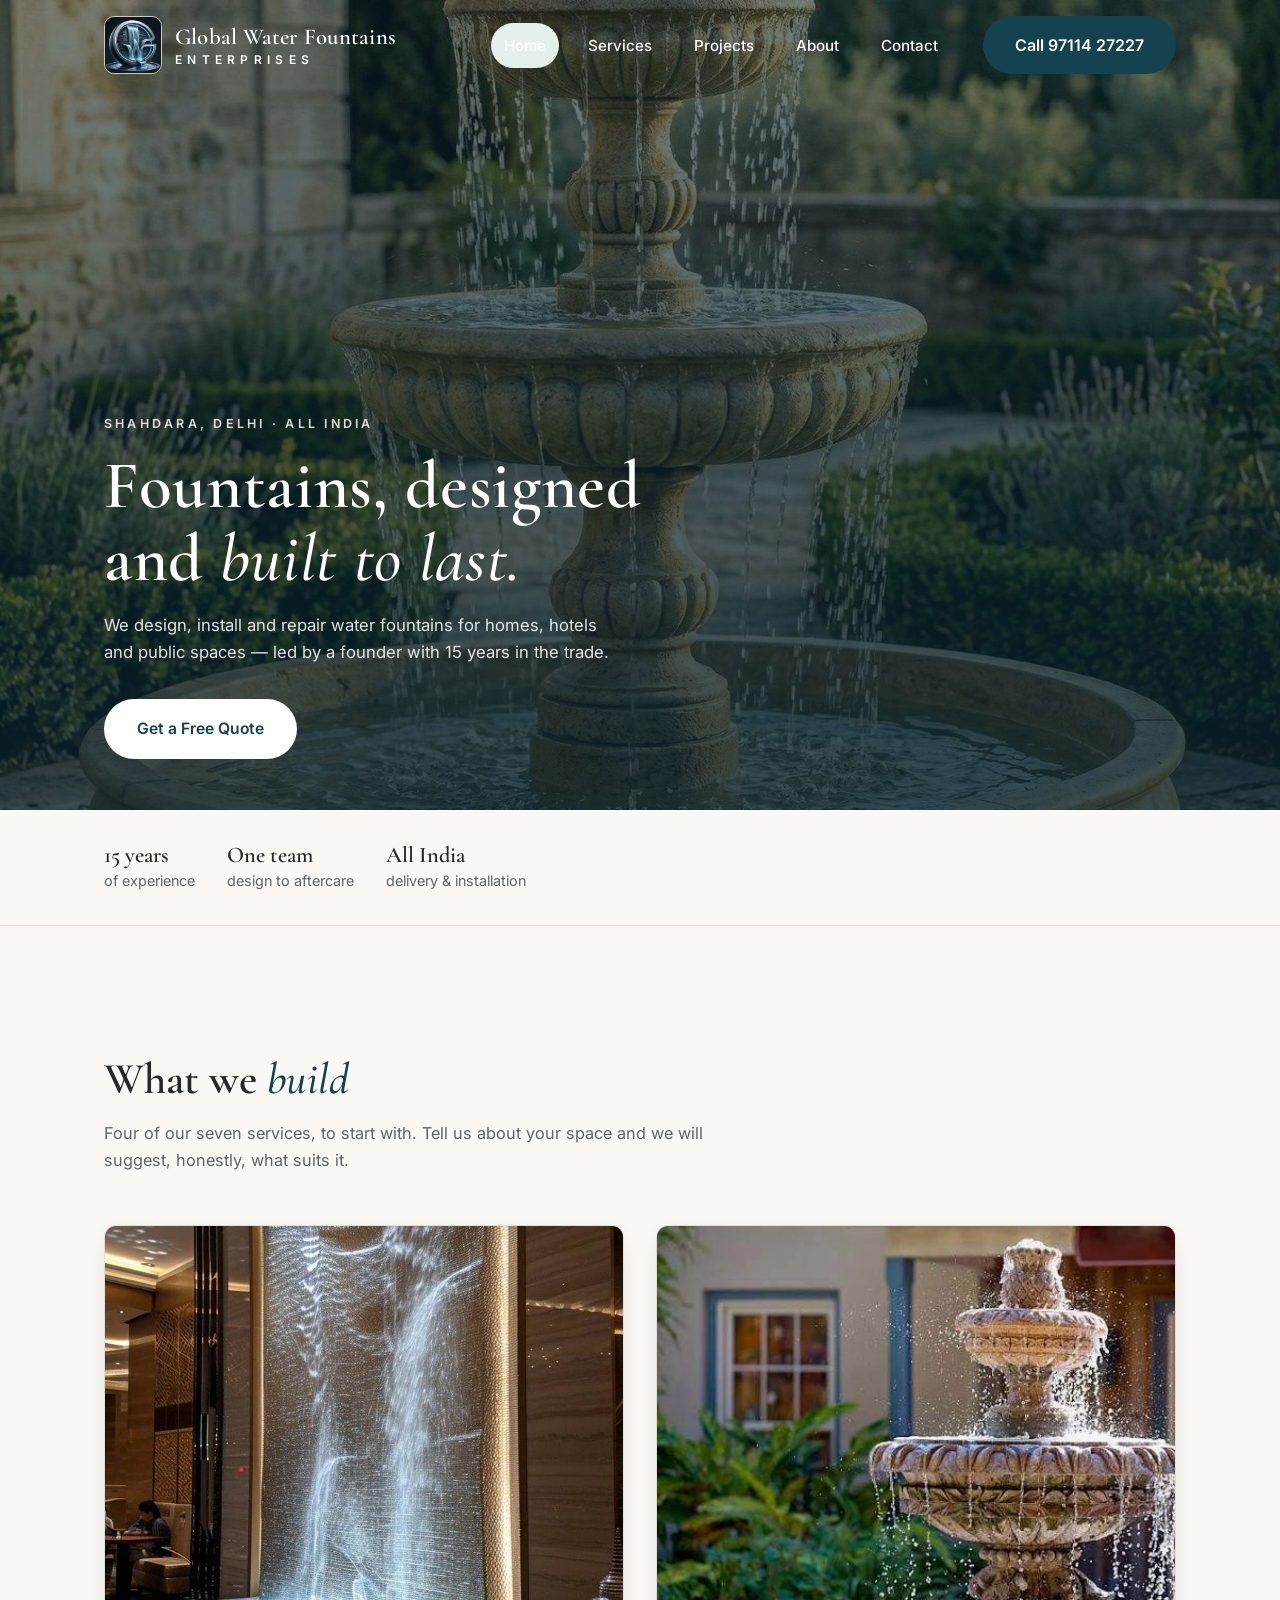
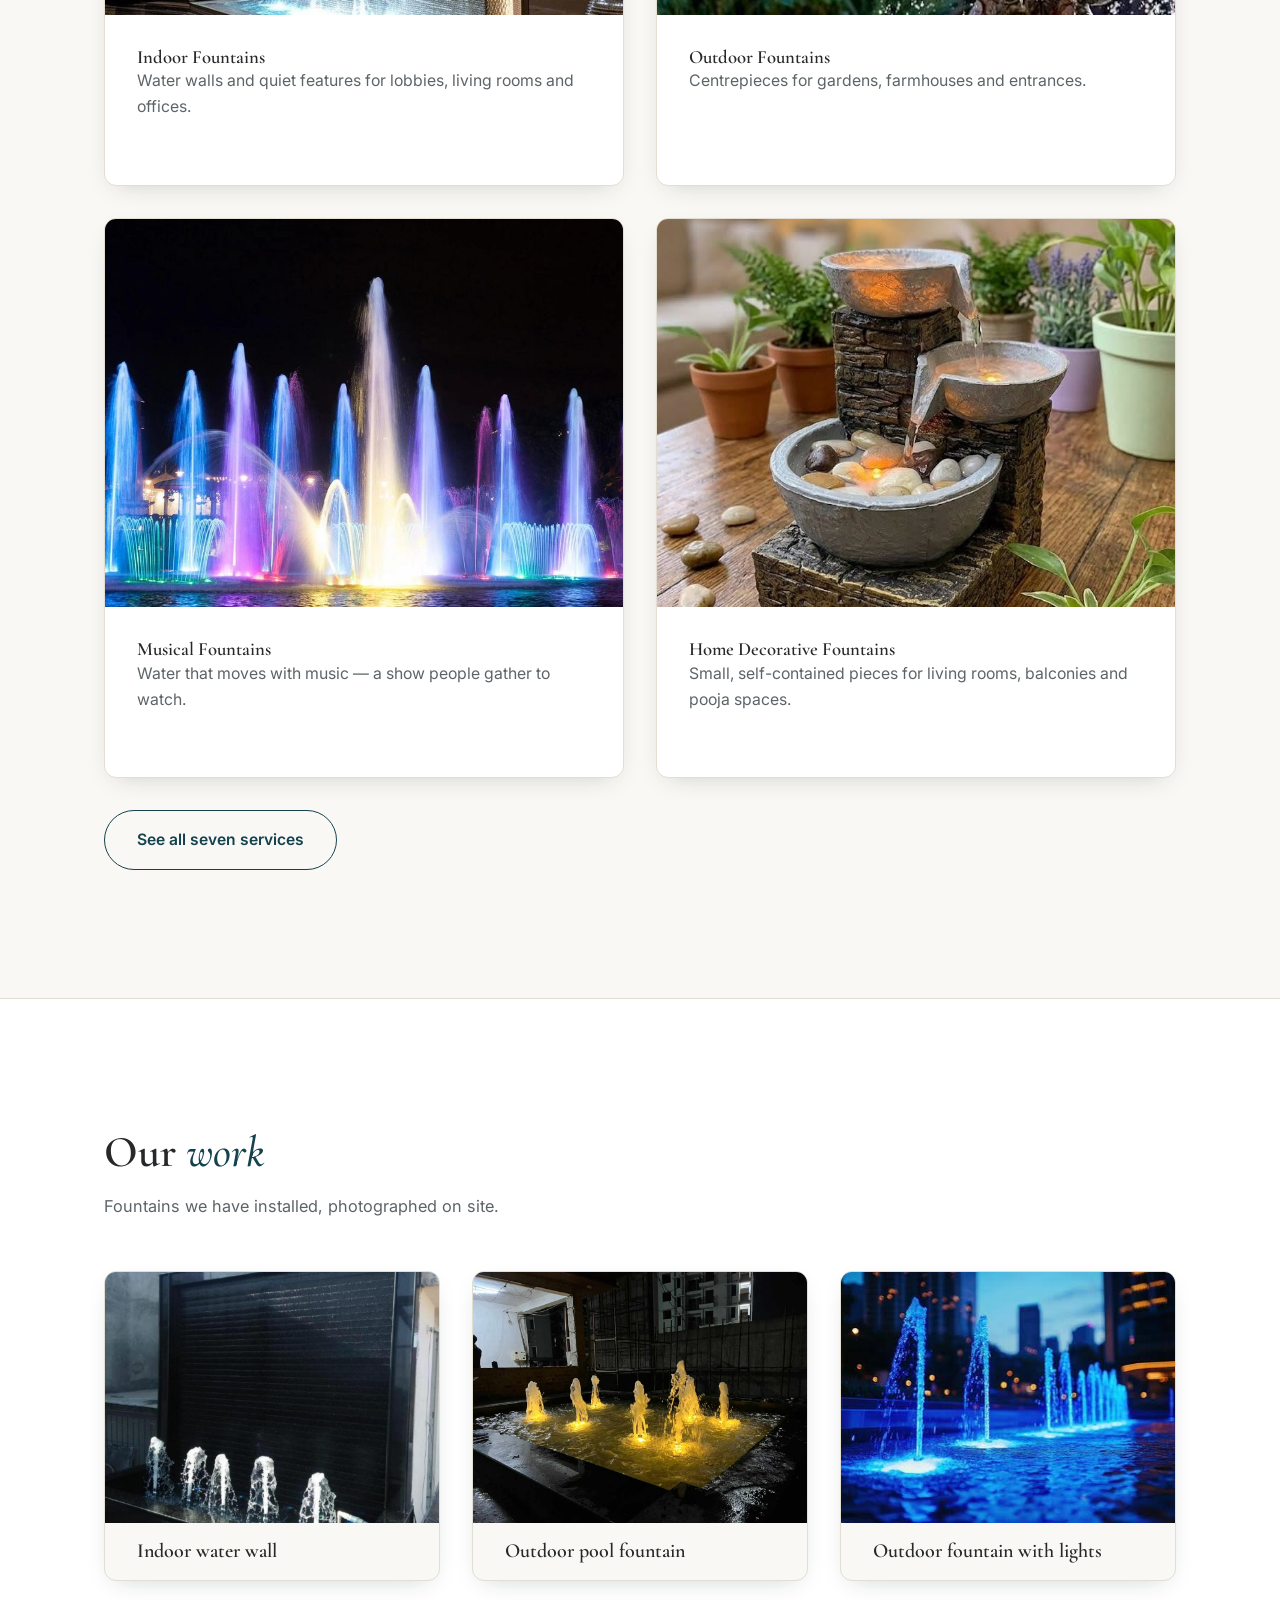
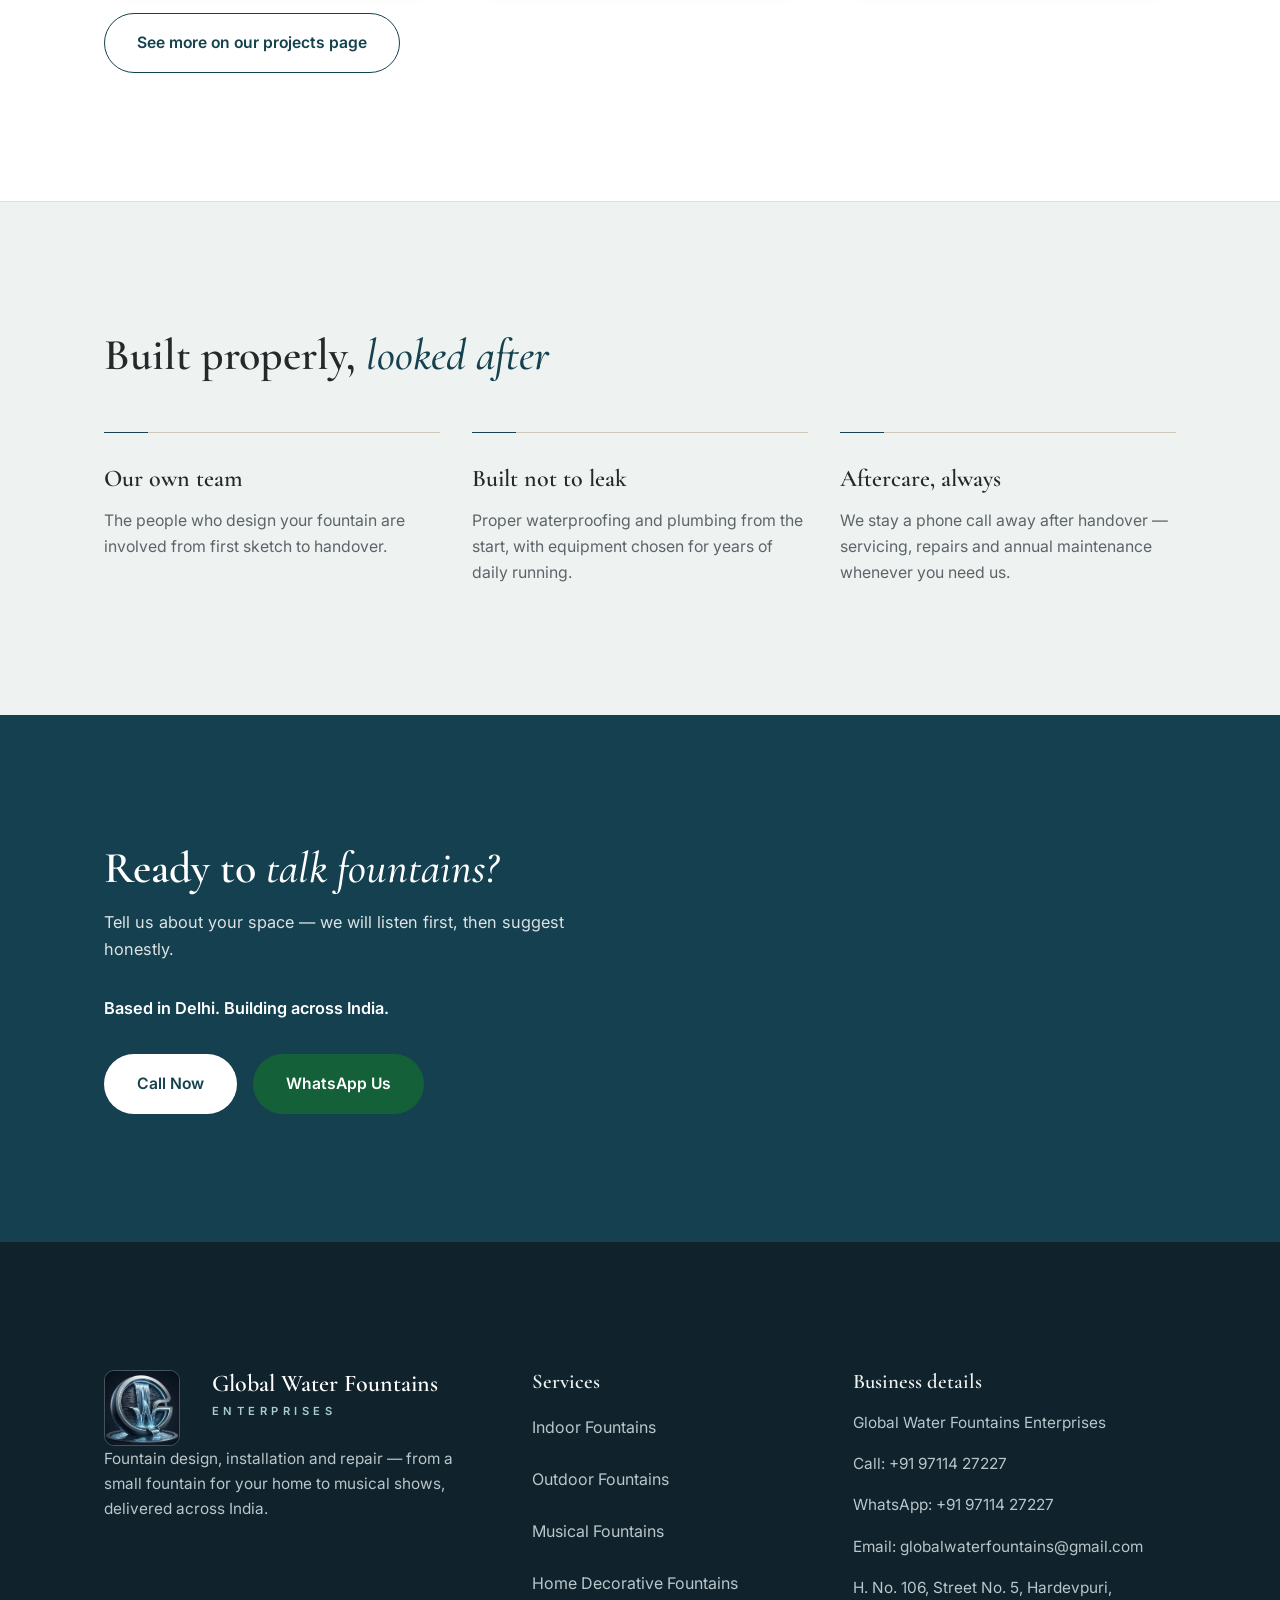
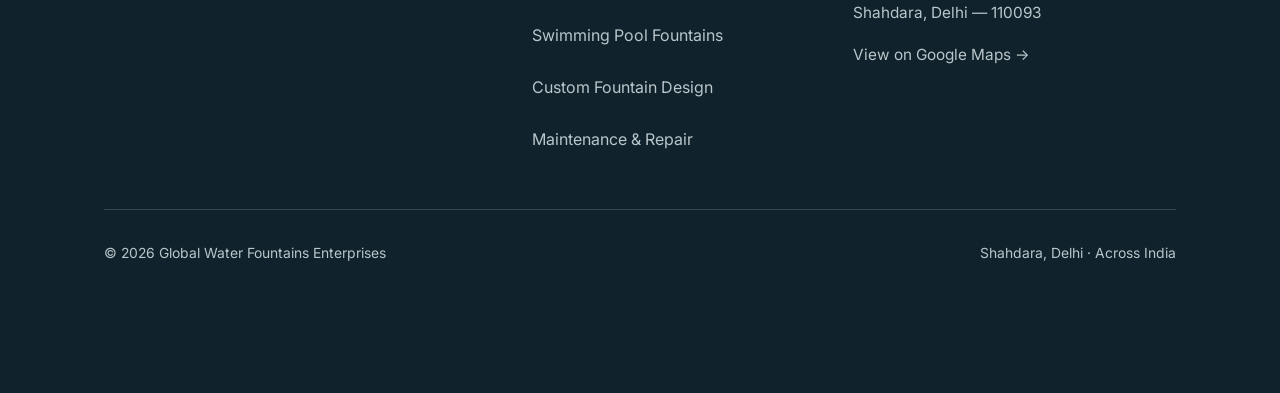
<file: index.html>
<!doctype html>
<html lang="en">
<head>
  <meta charset="utf-8">
  <meta name="viewport" content="width=device-width, initial-scale=1, viewport-fit=cover">
  <title>Water Fountain Design &amp; Installation in Delhi | Global Water Fountains</title>
  <meta name="description" content="Indoor, outdoor, musical and home fountains designed, built and maintained across India. 15 years of experience. Call +91 97114 27227.">
  <meta name="theme-color" content="#faf8f4">
  <link rel="canonical" href="https://gangesh8800.github.io/fountain/">
  <meta property="og:title" content="Water Fountain Design &amp; Installation in Delhi | Global Water Fountains">
  <meta property="og:description" content="Indoor, outdoor, musical and home fountains designed, built and maintained across India. 15 years of experience. Call +91 97114 27227.">
  <meta property="og:type" content="website">
  <meta property="og:url" content="https://gangesh8800.github.io/fountain/">
  <meta property="og:image" content="https://gangesh8800.github.io/fountain/assets/og-image.jpg">
  <meta property="og:image:width" content="1200">
  <meta property="og:image:height" content="630">
  <link rel="icon" href="assets/images/logo.jpg">
  <link rel="preconnect" href="https://fonts.googleapis.com">
  <link rel="preconnect" href="https://fonts.gstatic.com" crossorigin>
  <link href="https://fonts.googleapis.com/css2?family=Cormorant+Garamond:ital,wght@0,500;0,600;1,500;1,600&amp;family=Inter:wght@400;500;600&amp;display=swap" rel="stylesheet">
  <link rel="stylesheet" href="css/base.css">
  <link rel="stylesheet" href="css/layout.css">
  <link rel="stylesheet" href="css/components.css">
  <script defer src="js/main.js"></script>
  <script defer src="js/faq.js"></script>
  <script defer src="js/enquiry.js"></script>
<script type="application/ld+json">
{"@context": "https://schema.org", "@type": "LocalBusiness", "name": "Global Water Fountains Enterprises", "telephone": "+91-97114-27227", "email": "globalwaterfountains@gmail.com", "address": {"@type": "PostalAddress", "streetAddress": "H. No. 106, Street No. 5, Hardevpuri", "addressLocality": "Shahdara, Delhi", "postalCode": "110093", "addressCountry": "IN"}, "areaServed": "India", "url": "https://gangesh8800.github.io/fountain/"}
</script>
</head>
<body class="home">
<header class="site-header">
  <div class="wrap nav">
    <a class="brand" href="index.html" aria-label="Global Water Fountains Enterprises — home">
      <img class="brand-logo" src="assets/images/logo.jpg" alt="Global Water Fountains Enterprises logo" width="1170" height="700">
      <span><b>Global Water Fountains</b><small>Enterprises</small></span>
    </a>
    <button class="nav-toggle" type="button" aria-expanded="false" aria-controls="main-nav" aria-label="Open menu">
      <img src="assets/icons/menu.svg" alt="" width="24" height="24">
    </button>
    <nav class="nav-links" id="main-nav" aria-label="Main navigation">
      <a href="index.html" class="active" aria-current="page">Home</a>
      <a href="services.html">Services</a>
      <a href="projects.html">Projects</a>
      <a href="about.html">About</a>
      <a href="contact.html">Contact</a>
      <a class="nav-call" href="tel:+919711427227">Call 97114 27227</a>
    </nav>
  </div>
</header>

<main>

  <!-- Hero -->
  <section class="hero" aria-label="Introduction">
    <div class="hero-media">
      <picture>
        <source media="(max-width: 767px)" srcset="assets/images/hero-portrait.jpg">
        <img src="assets/images/hero-1000.jpg" srcset="assets/images/hero-600.jpg 600w, assets/images/hero-1000.jpg 1000w, assets/images/hero-1600.jpg 1600w" sizes="(min-width: 1100px) 1600px, 100vw" alt="A three-tier stone fountain in a villa garden in soft daylight, with hedges and trees behind it" width="1600" height="1000" fetchpriority="high">
      </picture>
      <div class="hero-overlay" aria-hidden="true"></div>
    </div>
    <div class="wrap hero-inner">
      <p class="hero-loc hero-anim hero-anim-1">Shahdara, Delhi &middot; All India</p>
      <h1 class="hero-anim hero-anim-2">Fountains, designed and <em>built to last.</em></h1>
      <p class="lede hero-anim hero-anim-3">We design, install and repair water fountains for homes, hotels and public spaces &mdash; led by a founder with 15 years in the trade.</p>
      <div class="hero-actions hero-anim hero-anim-4">
        <a class="btn btn-light" href="contact.html">Get a Free Quote</a>
      </div>
    </div>
  </section>
  <!-- Stats strip: laptops only, below the hero -->
  <div class="hero-stats-strip" aria-label="At a glance">
    <div class="wrap hero-stats">
      <span><b>15 years</b>of experience</span>
      <span><b>One team</b>design to aftercare</span>
      <span><b>All India</b>delivery &amp; installation</span>
    </div>
  </div>
  <!-- Featured services -->
  <section aria-label="Featured services">
    <div class="wrap">
      <div class="sec-head reveal">
        <h2>What we <em>build</em></h2>
        <p>Four of our seven services, to start with. Tell us about your space and we will suggest, honestly, what suits it.</p>
      </div>
      <div class="svc-grid">
        <a class="svc reveal" href="services/indoor.html">
          <figure><img src="assets/images/services/indoor.jpg" alt="An illuminated indoor water wall in a hotel lobby" width="700" height="1249" loading="lazy"></figure>
          <div class="svc-body">
            <h3>Indoor Fountains</h3>
            <p>Water walls and quiet features for lobbies, living rooms and offices.</p>
          </div>
        </a>
        <a class="svc reveal" href="services/outdoor.html">
          <figure><img src="assets/images/stone-tiered.jpg" alt="A carved stone tiered fountain in a home courtyard" width="547" height="365" loading="lazy"></figure>
          <div class="svc-body">
            <h3>Outdoor Fountains</h3>
            <p>Centrepieces for gardens, farmhouses and entrances.</p>
          </div>
        </a>
        <a class="svc reveal" href="services/musical.html">
          <figure><img src="assets/images/services/musical.jpg" alt="A musical dancing fountain with colourful illuminated jets at night" width="1000" height="648" loading="lazy"></figure>
          <div class="svc-body">
            <h3>Musical Fountains</h3>
            <p>Water that moves with music &mdash; a show people gather to watch.</p>
          </div>
        </a>
        <a class="svc reveal" href="services/home-decorative.html">
          <figure><img src="assets/images/services/home-decorative.jpg" alt="A small decorative tabletop fountain with cascading bowls on a wooden table at home" width="755" height="1024" loading="lazy"></figure>
          <div class="svc-body">
            <h3>Home Decorative Fountains</h3>
            <p>Small, self-contained pieces for living rooms, balconies and pooja spaces.</p>
          </div>
        </a>
      </div>
      <p class="more-link reveal"><a class="btn btn-outline" href="services.html">See all seven services</a></p>
    </div>
  </section>

  <!-- Our Work: real installed fountains -->
  <section class="projects" aria-label="Our work">
    <div class="wrap">
      <div class="sec-head reveal">
        <h2>Our <em>work</em></h2>
        <p>Fountains we have installed, photographed on site.</p>
      </div>
      <div class="proj-track">
        <figure class="proj reveal"><img src="assets/images/projects/real-black-water-wall.jpg" alt="Black stone water wall with five jets, photographed on site" width="1021" height="1024" loading="lazy"><figcaption>Indoor water wall</figcaption></figure>
        <figure class="proj reveal"><img src="assets/images/projects/real-golden-pool.jpg" alt="Golden-lit fountain jets in a pool at night" width="1080" height="810" loading="lazy"><figcaption>Outdoor pool fountain</figcaption></figure>
        <figure class="proj reveal"><img src="assets/images/projects/real-blue-jets.jpg" alt="Blue-lit fountain jets in a pool at dusk in a city plaza" width="624" height="350" loading="lazy"><figcaption>Outdoor fountain with lights</figcaption></figure>
      </div>
      <p class="proj-hint">Swipe to see more &rarr;</p>
      <p class="more-link reveal"><a class="btn btn-outline" href="projects.html">See more on our projects page</a></p>
    </div>
  </section>
  <section class="section-pale" aria-label="Why choose us">
    <div class="wrap">
      <div class="sec-head reveal">
        <h2>Built properly, <em>looked after</em></h2>
      </div>
      <div class="why-grid">
        <div class="why-item reveal">
          <h3>Our own team</h3>
          <p>The people who design your fountain are involved from first sketch to handover.</p>
        </div>
        <div class="why-item reveal">
          <h3>Built not to leak</h3>
          <p>Proper waterproofing and plumbing from the start, with equipment chosen for years of daily running.</p>
        </div>
        <div class="why-item reveal">
          <h3>Aftercare, always</h3>
          <p>We stay a phone call away after handover — servicing, repairs and annual maintenance whenever you need us.</p>
        </div>
      </div>
    </div>
  </section>
  <section class="closing" aria-label="Get in touch">
    <div class="wrap reveal">
      <h2>Ready to <em>talk fountains?</em></h2>
      <p>Tell us about your space &mdash; we will listen first, then suggest honestly.</p>
      <p class="closing-loc">Based in Delhi. Building across India.</p>
      <div class="hero-actions">
        <a class="btn btn-light" href="tel:+919711427227">Call Now</a>
        <a class="btn btn-wa" href="https://wa.me/919711427227?text=Hello%2C%20I%20want%20to%20enquire%20about%20a%20water%20fountain%20for%20my%20place." target="_blank" rel="noopener">WhatsApp Us</a>
      </div>
    </div>
  </section>

</main>

<footer class="site-footer">
  <div class="wrap">
    <div class="foot-grid">
      <div>
        <div class="foot-brand">
          <img src="assets/images/logo.jpg" alt="Global Water Fountains Enterprises logo" width="1170" height="700" loading="lazy">
          <span><b>Global Water Fountains</b><small>Enterprises</small></span>
        </div>
        <p class="foot-brand-text">Fountain design, installation and repair — from a small fountain for your home to musical shows, delivered across India.</p>
      </div>
      <div>
        <h3>Services</h3>
        <ul>
          <li><a href="services/indoor.html">Indoor Fountains</a></li>
          <li><a href="services/outdoor.html">Outdoor Fountains</a></li>
          <li><a href="services/musical.html">Musical Fountains</a></li>
          <li><a href="services/home-decorative.html">Home Decorative Fountains</a></li>
          <li><a href="services/swimming-pool.html">Swimming Pool Fountains</a></li>
          <li><a href="services/custom.html">Custom Fountain Design</a></li>
          <li><a href="services/maintenance-repair.html">Maintenance & Repair</a></li>
        </ul>
      </div>
      <div>
        <h3>Business details</h3>
        <p>Global Water Fountains Enterprises</p>
        <p><a href="tel:+919711427227">Call: +91 97114 27227</a></p>
        <p><a href="https://wa.me/919711427227?text=Hello%2C%20I%20want%20to%20enquire%20about%20a%20water%20fountain%20for%20my%20place." target="_blank" rel="noopener">WhatsApp: +91 97114 27227</a></p>
        <p><a href="mailto:globalwaterfountains@gmail.com">Email: globalwaterfountains@gmail.com</a></p>
        <p>H. No. 106, Street No. 5, Hardevpuri,<br>Shahdara, Delhi — 110093</p>
        <p><a href="https://www.google.com/maps/search/?api=1&amp;query=H.+No.+106,+Street+No.+5,+Hardevpuri,+Shahdara,+Delhi+110093" target="_blank" rel="noopener">View on Google Maps &rarr;</a></p>
      </div>
    </div>
    <div class="foot-bottom">
      <span>&copy; 2026 Global Water Fountains Enterprises</span>
      <span>Shahdara, Delhi · Across India</span>
    </div>
  </div>
</footer>

<!-- Sticky bottom bar (phones) -->
<div class="contact-bar" role="navigation" aria-label="Quick contact">
  <a class="cb-call" href="tel:+919711427227">
    <img src="assets/icons/call.svg" alt="" width="16" height="16">
    Call
  </a>
  <a class="cb-wa" href="https://wa.me/919711427227?text=Hello%2C%20I%20want%20to%20enquire%20about%20a%20water%20fountain%20for%20my%20place." target="_blank" rel="noopener">
    <img src="assets/icons/whatsapp.svg" alt="" width="17" height="17">
    WhatsApp
  </a>
</div>

</body>
</html>
</file>
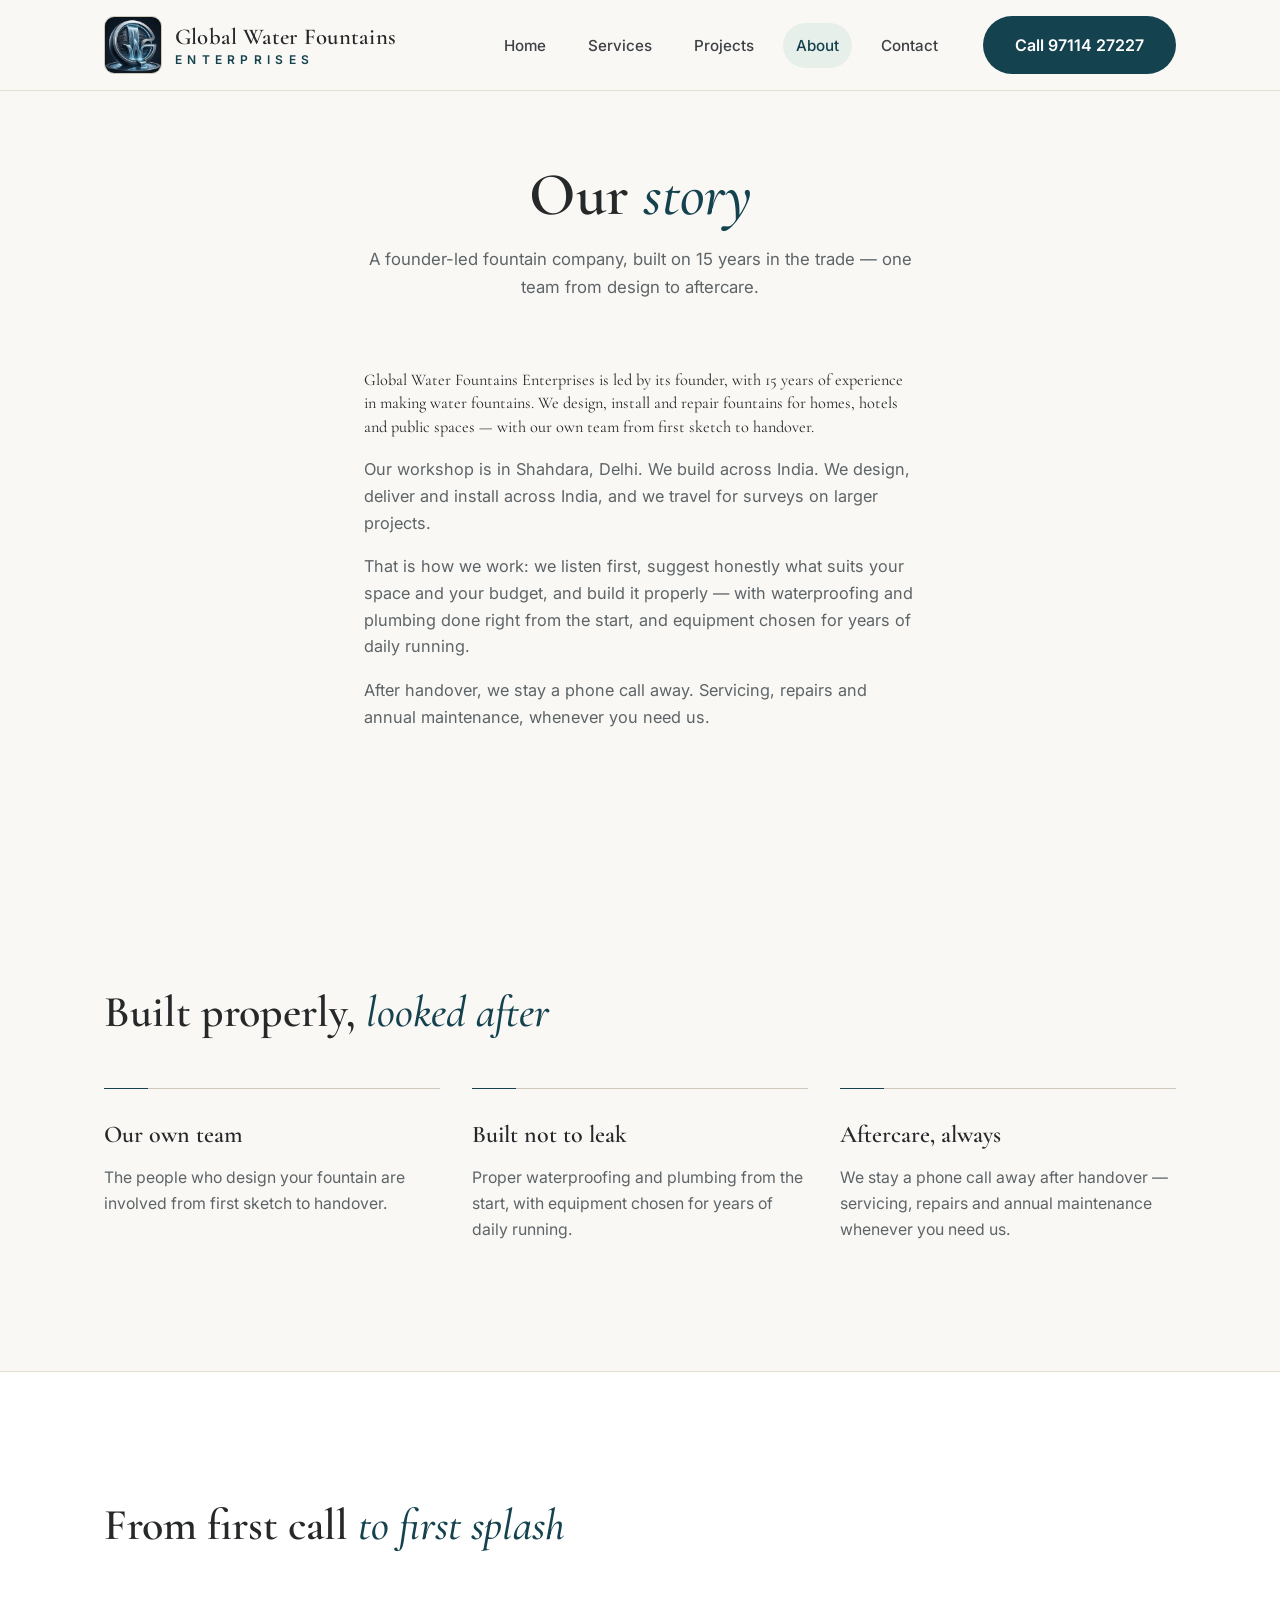
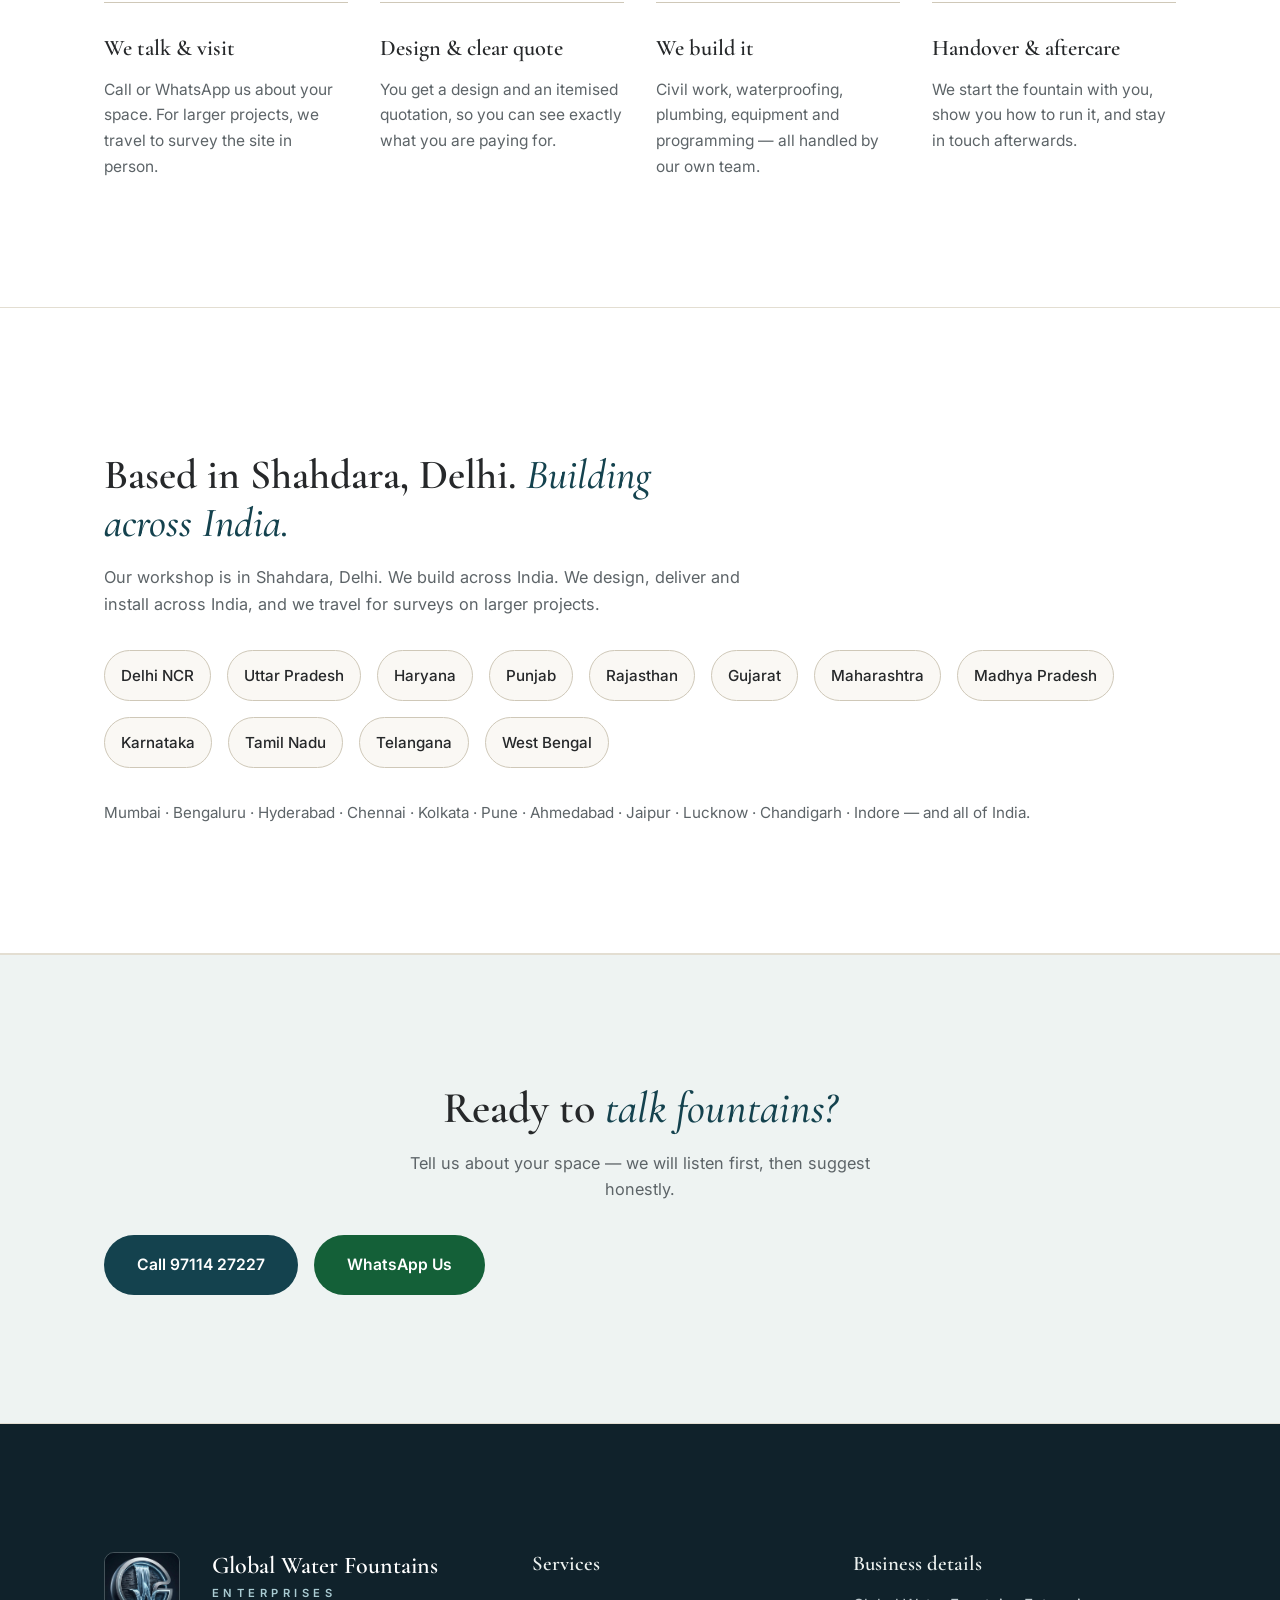
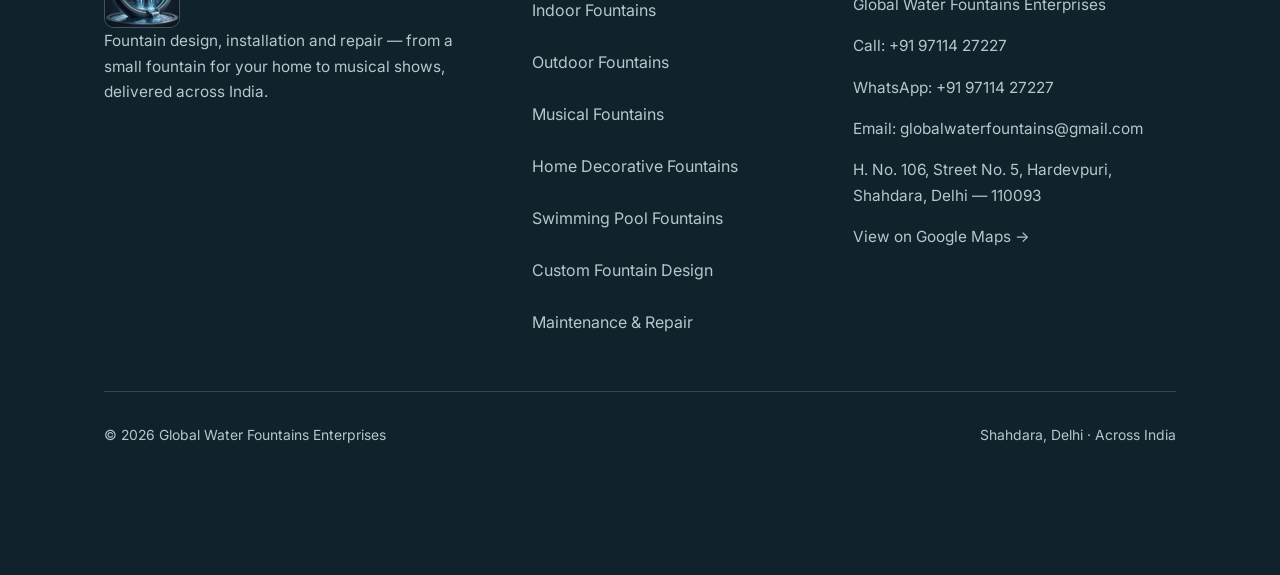
<file: about.html>
<!doctype html>
<html lang="en">
<head>
  <meta charset="utf-8">
  <meta name="viewport" content="width=device-width, initial-scale=1, viewport-fit=cover">
  <title>About Us | Global Water Fountains Enterprises</title>
  <meta name="description" content="Founder-led fountain company from Shahdara, Delhi, with 15 years of experience. Our workshop is in Shahdara, Delhi. We build across India.">
  <meta name="theme-color" content="#faf8f4">
  <link rel="canonical" href="https://gangesh8800.github.io/fountain/about.html">
  <meta property="og:title" content="About Us | Global Water Fountains Enterprises">
  <meta property="og:description" content="Founder-led fountain company from Shahdara, Delhi, with 15 years of experience. Our workshop is in Shahdara, Delhi. We build across India.">
  <meta property="og:type" content="website">
  <meta property="og:url" content="https://gangesh8800.github.io/fountain/about.html">
  <meta property="og:image" content="https://gangesh8800.github.io/fountain/assets/og-image.jpg">
  <meta property="og:image:width" content="1200">
  <meta property="og:image:height" content="630">
  <link rel="icon" href="assets/images/logo.jpg">
  <link rel="preconnect" href="https://fonts.googleapis.com">
  <link rel="preconnect" href="https://fonts.gstatic.com" crossorigin>
  <link href="https://fonts.googleapis.com/css2?family=Cormorant+Garamond:ital,wght@0,500;0,600;1,500;1,600&amp;family=Inter:wght@400;500;600&amp;display=swap" rel="stylesheet">
  <link rel="stylesheet" href="css/base.css">
  <link rel="stylesheet" href="css/layout.css">
  <link rel="stylesheet" href="css/components.css">
  <script defer src="js/main.js"></script>
  <script defer src="js/faq.js"></script>
  <script defer src="js/enquiry.js"></script>
<script type="application/ld+json">
{"@context": "https://schema.org", "@type": "LocalBusiness", "name": "Global Water Fountains Enterprises", "telephone": "+91-97114-27227", "email": "globalwaterfountains@gmail.com", "address": {"@type": "PostalAddress", "streetAddress": "H. No. 106, Street No. 5, Hardevpuri", "addressLocality": "Shahdara, Delhi", "postalCode": "110093", "addressCountry": "IN"}, "areaServed": "India", "url": "https://gangesh8800.github.io/fountain/"}
</script>
</head>
<body>
<header class="site-header">
  <div class="wrap nav">
    <a class="brand" href="index.html" aria-label="Global Water Fountains Enterprises — home">
      <img class="brand-logo" src="assets/images/logo.jpg" alt="Global Water Fountains Enterprises logo" width="1170" height="700">
      <span><b>Global Water Fountains</b><small>Enterprises</small></span>
    </a>
    <button class="nav-toggle" type="button" aria-expanded="false" aria-controls="main-nav" aria-label="Open menu">
      <img src="assets/icons/menu.svg" alt="" width="24" height="24">
    </button>
    <nav class="nav-links" id="main-nav" aria-label="Main navigation">
      <a href="index.html">Home</a>
      <a href="services.html">Services</a>
      <a href="projects.html">Projects</a>
      <a href="about.html" class="active" aria-current="page">About</a>
      <a href="contact.html">Contact</a>
      <a class="nav-call" href="tel:+919711427227">Call 97114 27227</a>
    </nav>
  </div>
</header>

<main>

  <section class="page-hero" aria-label="About Us">
    <div class="wrap reveal">
      <h1>Our <em>story</em></h1>
      <p class="lede">A founder-led fountain company, built on 15 years in the trade — one team from design to aftercare.</p>
    </div>
  </section>
  <section aria-label="Our story">
    <div class="wrap narrow reveal">
      <p class="lede-big">Global Water Fountains Enterprises is led by its founder, with 15 years of experience in making water fountains. We design, install and repair fountains for homes, hotels and public spaces — with our own team from first sketch to handover.</p>
      <p>Our workshop is in Shahdara, Delhi. We build across India. We design, deliver and install across India, and we travel for surveys on larger projects.</p>
      <p>That is how we work: we listen first, suggest honestly what suits your space and your budget, and build it properly — with waterproofing and plumbing done right from the start, and equipment chosen for years of daily running.</p>
      <p>After handover, we stay a phone call away. Servicing, repairs and annual maintenance, whenever you need us.</p>
    </div>
  </section>
  <section aria-label="Why choose us">
    <div class="wrap">
      <div class="sec-head reveal">
        <h2>Built properly, <em>looked after</em></h2>
      </div>
      <div class="why-grid">
        <div class="why-item reveal">
          <h3>Our own team</h3>
          <p>The people who design your fountain are involved from first sketch to handover.</p>
        </div>
        <div class="why-item reveal">
          <h3>Built not to leak</h3>
          <p>Proper waterproofing and plumbing from the start, with equipment chosen for years of daily running.</p>
        </div>
        <div class="why-item reveal">
          <h3>Aftercare, always</h3>
          <p>We stay a phone call away after handover — servicing, repairs and annual maintenance whenever you need us.</p>
        </div>
      </div>
    </div>
  </section>
  <section class="how" aria-label="How it works">
    <div class="wrap">
      <div class="sec-head reveal">
        <h2>From first call <em>to first splash</em></h2>
      </div>
      <div class="steps">
        <div class="step reveal">
          <h3>We talk &amp; visit</h3>
          <p>Call or WhatsApp us about your space. For larger projects, we travel to survey the site in person.</p>
        </div>
        <div class="step reveal">
          <h3>Design &amp; clear quote</h3>
          <p>You get a design and an itemised quotation, so you can see exactly what you are paying for.</p>
        </div>
        <div class="step reveal">
          <h3>We build it</h3>
          <p>Civil work, waterproofing, plumbing, equipment and programming — all handled by our own team.</p>
        </div>
        <div class="step reveal">
          <h3>Handover &amp; aftercare</h3>
          <p>We start the fountain with you, show you how to run it, and stay in touch afterwards.</p>
        </div>
      </div>
    </div>
  </section>
  <section class="where" aria-label="Where we work">
    <div class="wrap reveal">
      <h2>Based in Shahdara, Delhi. <em>Building across India.</em></h2>
      <p class="where-lede">Our workshop is in Shahdara, Delhi. We build across India. We design, deliver and install across India, and we travel for surveys on larger projects.</p>
      <ul class="states">
        <li>Delhi NCR</li>
        <li>Uttar Pradesh</li>
        <li>Haryana</li>
        <li>Punjab</li>
        <li>Rajasthan</li>
        <li>Gujarat</li>
        <li>Maharashtra</li>
        <li>Madhya Pradesh</li>
        <li>Karnataka</li>
        <li>Tamil Nadu</li>
        <li>Telangana</li>
        <li>West Bengal</li>
      </ul>
      <p class="where-note">Mumbai · Bengaluru · Hyderabad · Chennai · Kolkata · Pune · Ahmedabad · Jaipur · Lucknow · Chandigarh · Indore — and all of India.</p>
    </div>
  </section>
  <section class="cta-band" aria-label="Get in touch">
    <div class="wrap reveal">
      <h2>Ready to <em>talk fountains?</em></h2>
      <p>Tell us about your space — we will listen first, then suggest honestly.</p>
      <div class="hero-actions">
        <a class="btn btn-call" href="tel:+919711427227">Call 97114 27227</a>
        <a class="btn btn-wa" href="https://wa.me/919711427227?text=Hello%2C%20I%20want%20to%20enquire%20about%20a%20water%20fountain%20for%20my%20place." target="_blank" rel="noopener">WhatsApp Us</a>
      </div>
    </div>
  </section>

</main>

<footer class="site-footer">
  <div class="wrap">
    <div class="foot-grid">
      <div>
        <div class="foot-brand">
          <img src="assets/images/logo.jpg" alt="Global Water Fountains Enterprises logo" width="1170" height="700" loading="lazy">
          <span><b>Global Water Fountains</b><small>Enterprises</small></span>
        </div>
        <p class="foot-brand-text">Fountain design, installation and repair — from a small fountain for your home to musical shows, delivered across India.</p>
      </div>
      <div>
        <h3>Services</h3>
        <ul>
          <li><a href="services/indoor.html">Indoor Fountains</a></li>
          <li><a href="services/outdoor.html">Outdoor Fountains</a></li>
          <li><a href="services/musical.html">Musical Fountains</a></li>
          <li><a href="services/home-decorative.html">Home Decorative Fountains</a></li>
          <li><a href="services/swimming-pool.html">Swimming Pool Fountains</a></li>
          <li><a href="services/custom.html">Custom Fountain Design</a></li>
          <li><a href="services/maintenance-repair.html">Maintenance & Repair</a></li>
        </ul>
      </div>
      <div>
        <h3>Business details</h3>
        <p>Global Water Fountains Enterprises</p>
        <p><a href="tel:+919711427227">Call: +91 97114 27227</a></p>
        <p><a href="https://wa.me/919711427227?text=Hello%2C%20I%20want%20to%20enquire%20about%20a%20water%20fountain%20for%20my%20place." target="_blank" rel="noopener">WhatsApp: +91 97114 27227</a></p>
        <p><a href="mailto:globalwaterfountains@gmail.com">Email: globalwaterfountains@gmail.com</a></p>
        <p>H. No. 106, Street No. 5, Hardevpuri,<br>Shahdara, Delhi — 110093</p>
        <p><a href="https://www.google.com/maps/search/?api=1&amp;query=H.+No.+106,+Street+No.+5,+Hardevpuri,+Shahdara,+Delhi+110093" target="_blank" rel="noopener">View on Google Maps &rarr;</a></p>
      </div>
    </div>
    <div class="foot-bottom">
      <span>&copy; 2026 Global Water Fountains Enterprises</span>
      <span>Shahdara, Delhi · Across India</span>
    </div>
  </div>
</footer>

<!-- Sticky bottom bar (phones) -->
<div class="contact-bar" role="navigation" aria-label="Quick contact">
  <a class="cb-call" href="tel:+919711427227">
    <img src="assets/icons/call.svg" alt="" width="16" height="16">
    Call
  </a>
  <a class="cb-wa" href="https://wa.me/919711427227?text=Hello%2C%20I%20want%20to%20enquire%20about%20a%20water%20fountain%20for%20my%20place." target="_blank" rel="noopener">
    <img src="assets/icons/whatsapp.svg" alt="" width="17" height="17">
    WhatsApp
  </a>
</div>

</body>
</html>
</file>
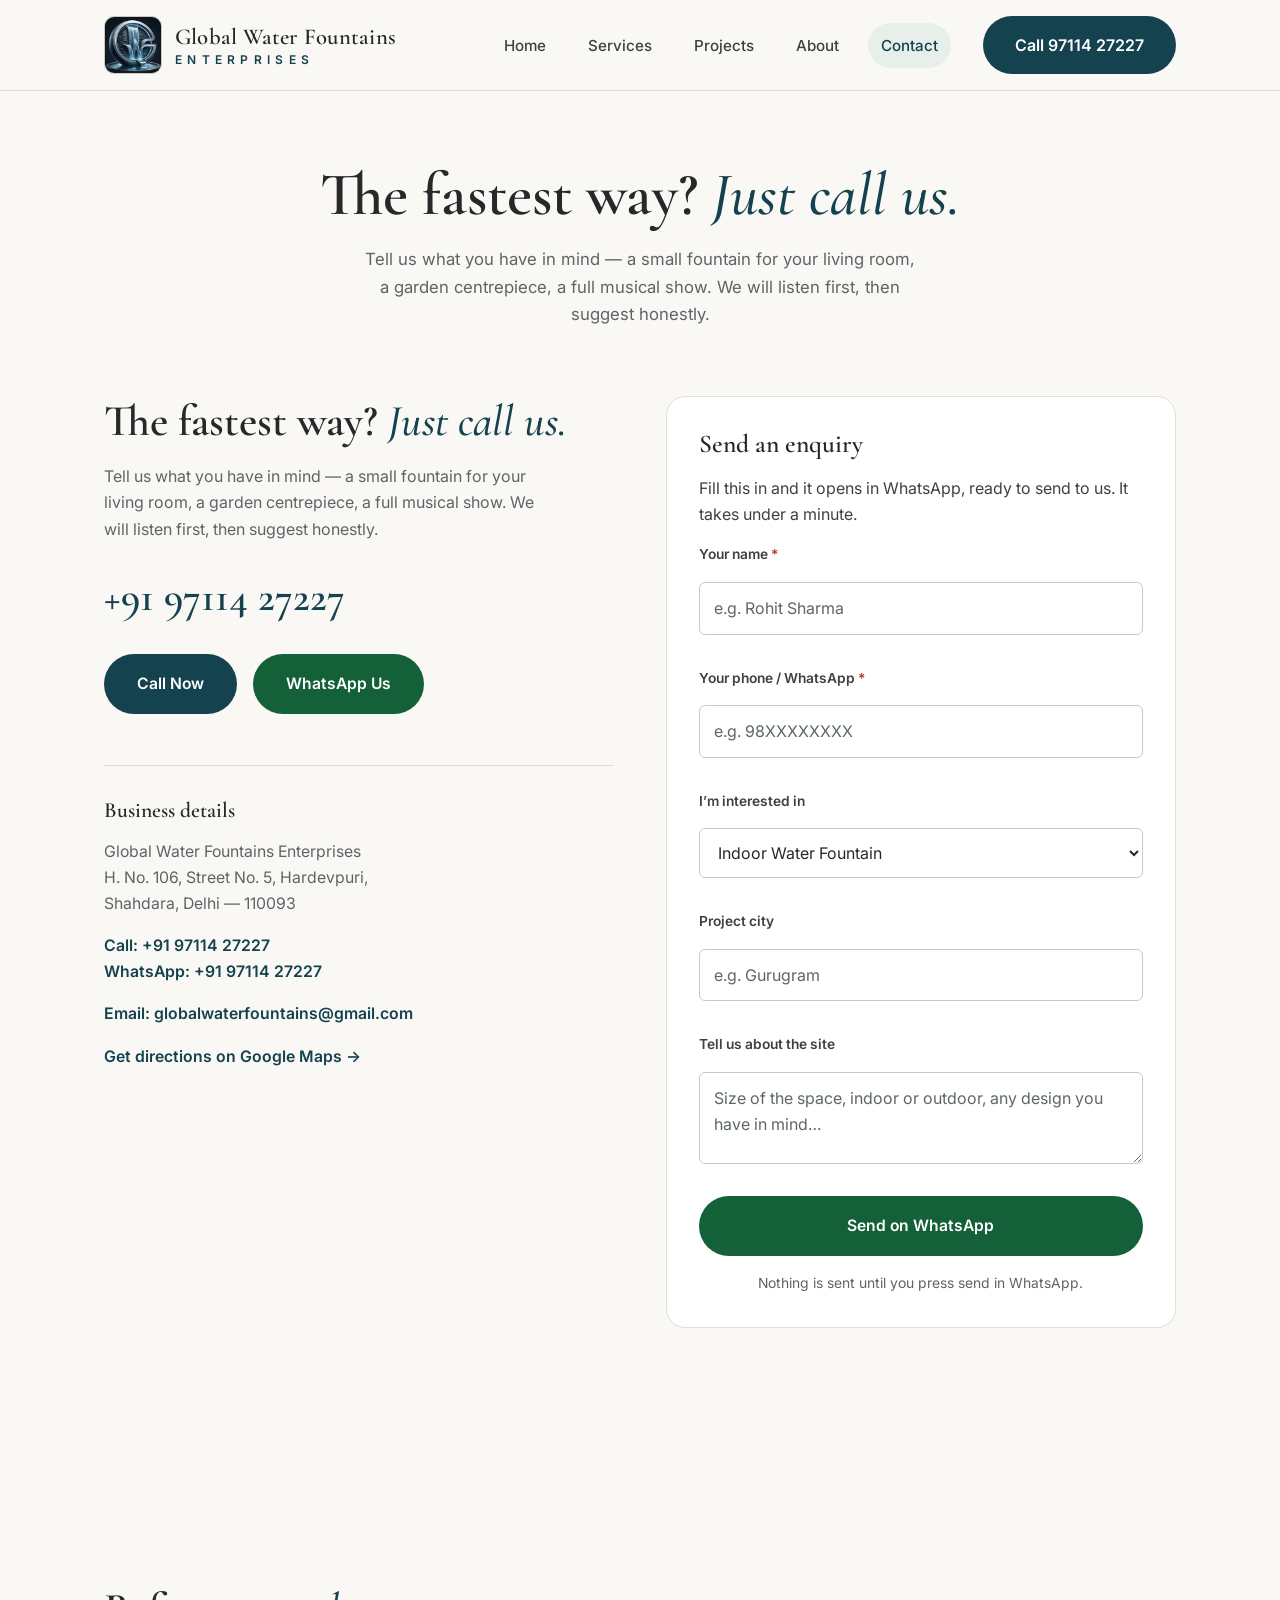
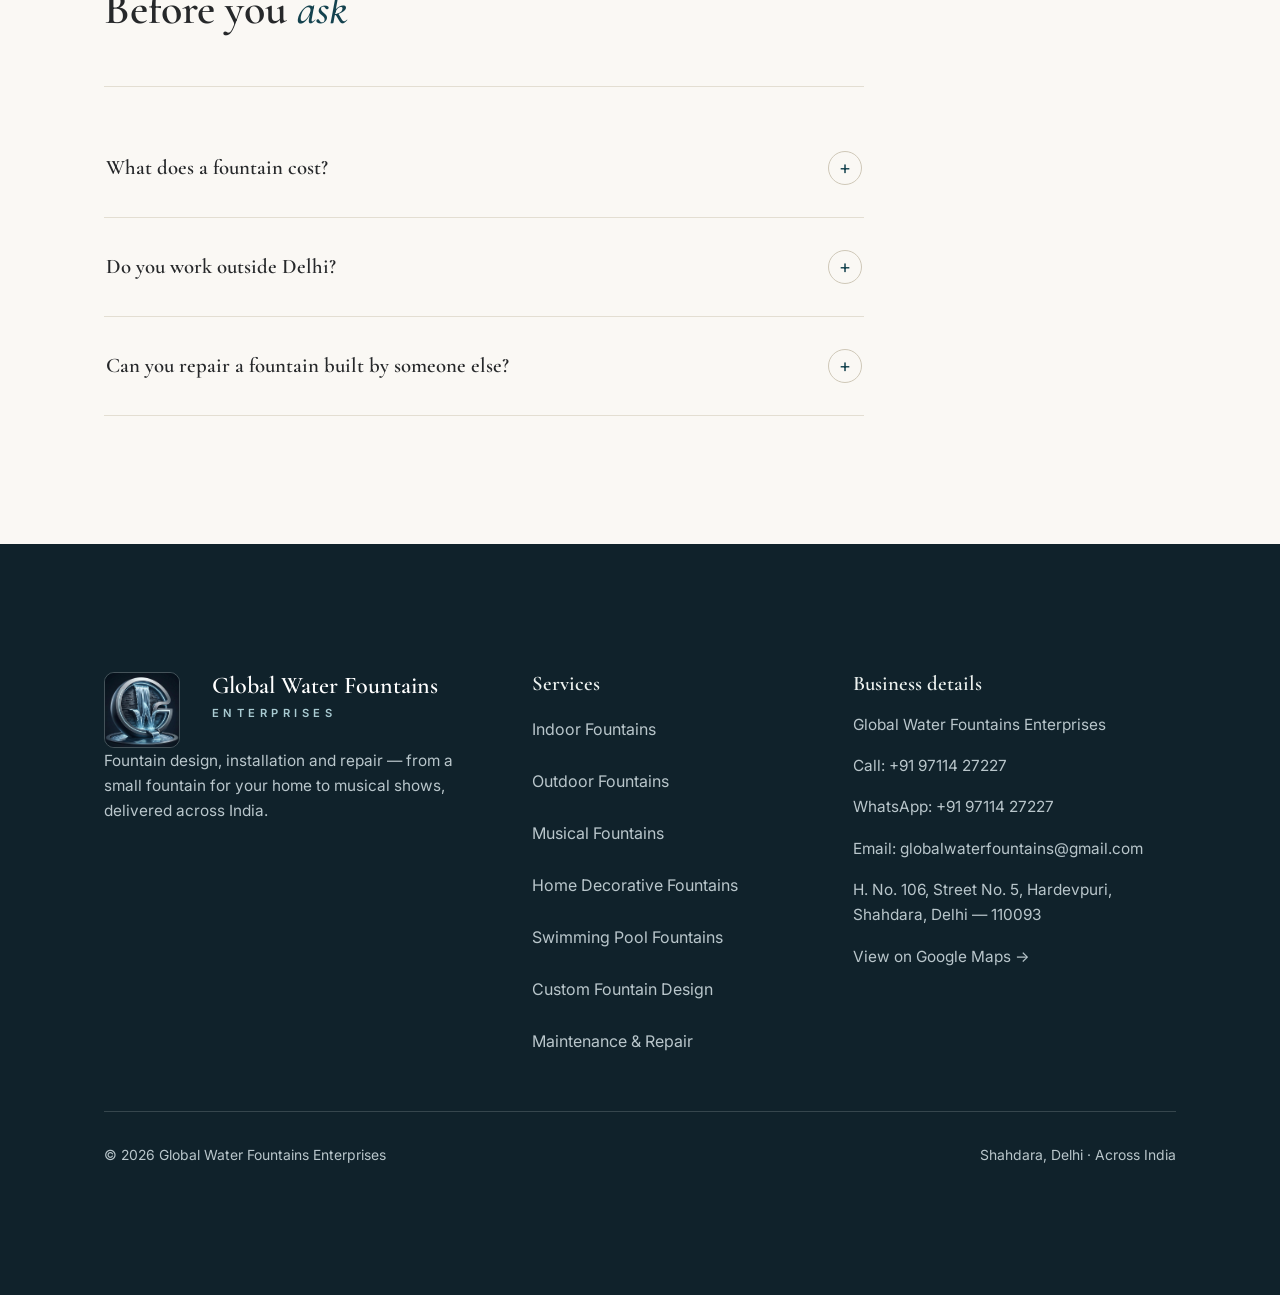
<file: contact.html>
<!doctype html>
<html lang="en">
<head>
  <meta charset="utf-8">
  <meta name="viewport" content="width=device-width, initial-scale=1, viewport-fit=cover">
  <title>Contact Us | Global Water Fountains Enterprises</title>
  <meta name="description" content="Call or WhatsApp us on +91 97114 27227, or send an enquiry. Workshop: H. No. 106, Street No. 5, Hardevpuri, Shahdara, Delhi — 110093.">
  <meta name="theme-color" content="#faf8f4">
  <link rel="canonical" href="https://gangesh8800.github.io/fountain/contact.html">
  <meta property="og:title" content="Contact Us | Global Water Fountains Enterprises">
  <meta property="og:description" content="Call or WhatsApp us on +91 97114 27227, or send an enquiry. Workshop: H. No. 106, Street No. 5, Hardevpuri, Shahdara, Delhi — 110093.">
  <meta property="og:type" content="website">
  <meta property="og:url" content="https://gangesh8800.github.io/fountain/contact.html">
  <meta property="og:image" content="https://gangesh8800.github.io/fountain/assets/og-image.jpg">
  <meta property="og:image:width" content="1200">
  <meta property="og:image:height" content="630">
  <link rel="icon" href="assets/images/logo.jpg">
  <link rel="preconnect" href="https://fonts.googleapis.com">
  <link rel="preconnect" href="https://fonts.gstatic.com" crossorigin>
  <link href="https://fonts.googleapis.com/css2?family=Cormorant+Garamond:ital,wght@0,500;0,600;1,500;1,600&amp;family=Inter:wght@400;500;600&amp;display=swap" rel="stylesheet">
  <link rel="stylesheet" href="css/base.css">
  <link rel="stylesheet" href="css/layout.css">
  <link rel="stylesheet" href="css/components.css">
  <script defer src="js/main.js"></script>
  <script defer src="js/faq.js"></script>
  <script defer src="js/enquiry.js"></script>
<script type="application/ld+json">
{"@context": "https://schema.org", "@type": "LocalBusiness", "name": "Global Water Fountains Enterprises", "telephone": "+91-97114-27227", "email": "globalwaterfountains@gmail.com", "address": {"@type": "PostalAddress", "streetAddress": "H. No. 106, Street No. 5, Hardevpuri", "addressLocality": "Shahdara, Delhi", "postalCode": "110093", "addressCountry": "IN"}, "areaServed": "India", "url": "https://gangesh8800.github.io/fountain/"}
</script>
</head>
<body>
<header class="site-header">
  <div class="wrap nav">
    <a class="brand" href="index.html" aria-label="Global Water Fountains Enterprises — home">
      <img class="brand-logo" src="assets/images/logo.jpg" alt="Global Water Fountains Enterprises logo" width="1170" height="700">
      <span><b>Global Water Fountains</b><small>Enterprises</small></span>
    </a>
    <button class="nav-toggle" type="button" aria-expanded="false" aria-controls="main-nav" aria-label="Open menu">
      <img src="assets/icons/menu.svg" alt="" width="24" height="24">
    </button>
    <nav class="nav-links" id="main-nav" aria-label="Main navigation">
      <a href="index.html">Home</a>
      <a href="services.html">Services</a>
      <a href="projects.html">Projects</a>
      <a href="about.html">About</a>
      <a href="contact.html" class="active" aria-current="page">Contact</a>
      <a class="nav-call" href="tel:+919711427227">Call 97114 27227</a>
    </nav>
  </div>
</header>

<main>

  <section class="page-hero" aria-label="Contact">
    <div class="wrap reveal">
      <h1>The fastest way? <em>Just call us.</em></h1>
      <p class="lede">Tell us what you have in mind — a small fountain for your living room, a garden centrepiece, a full musical show. We will listen first, then suggest honestly.</p>
    </div>
  </section>
  <section class="contact" aria-label="Contact">
    <div class="wrap contact-grid">
      <div class="contact-copy reveal">
        <h2>The fastest way? <em>Just call us.</em></h2>
        <p>Tell us what you have in mind — a small fountain for your living room, a garden centrepiece, a full musical show. We will listen first, then suggest honestly.</p>
        <a class="phone-big" href="tel:+919711427227">+91 97114 27227</a>
        <div class="contact-actions">
          <a class="btn btn-call" href="tel:+919711427227">Call Now</a>
          <a class="btn btn-wa" href="https://wa.me/919711427227?text=Hello%2C%20I%20want%20to%20enquire%20about%20a%20water%20fountain%20for%20my%20place." target="_blank" rel="noopener">WhatsApp Us</a>
        </div>
        <div class="visit">
          <h3>Business details</h3>
          <p>Global Water Fountains Enterprises<br>H. No. 106, Street No. 5, Hardevpuri,<br>Shahdara, Delhi — 110093</p>
          <p><a href="tel:+919711427227">Call: +91 97114 27227</a><br><a href="https://wa.me/919711427227?text=Hello%2C%20I%20want%20to%20enquire%20about%20a%20water%20fountain%20for%20my%20place." target="_blank" rel="noopener">WhatsApp: +91 97114 27227</a></p>
          <p><a href="mailto:globalwaterfountains@gmail.com">Email: globalwaterfountains@gmail.com</a></p>
          <p><a href="https://www.google.com/maps/search/?api=1&amp;query=H.+No.+106,+Street+No.+5,+Hardevpuri,+Shahdara,+Delhi+110093" target="_blank" rel="noopener">Get directions on Google Maps &rarr;</a></p>
        </div>
      </div>

      <form class="enq reveal" id="enqForm" novalidate>
        <div id="formFields">
          <h3>Send an enquiry</h3>
          <p>Fill this in and it opens in WhatsApp, ready to send to us. It takes under a minute.</p>
          <div class="field" id="f-name">
            <label for="inName">Your name <i>*</i></label>
            <input id="inName" name="name" type="text" autocomplete="name" placeholder="e.g. Rohit Sharma">
            <span class="err">Please tell us your name.</span>
          </div>
          <div class="field" id="f-phone">
            <label for="inPhone">Your phone / WhatsApp <i>*</i></label>
            <input id="inPhone" name="phone" type="tel" autocomplete="tel" inputmode="tel" placeholder="e.g. 98XXXXXXXX">
            <span class="err">Enter a valid 10-digit mobile number.</span>
          </div>
          <div class="field">
            <label for="inService">I&rsquo;m interested in</label>
            <select id="inService" name="service">
              <option>Indoor Water Fountain</option>
              <option>Outdoor Water Fountain</option>
              <option>Musical Fountain</option>
              <option>Home Decorative Fountain</option>
              <option>Swimming Pool Fountain</option>
              <option>Custom Fountain Design</option>
              <option>Maintenance & Repair</option>
              <option>Not sure yet — need advice</option>
            </select>
          </div>
          <div class="field">
            <label for="inCity">Project city</label>
            <input id="inCity" name="city" type="text" autocomplete="address-level2" placeholder="e.g. Gurugram">
          </div>
          <div class="field">
            <label for="inMsg">Tell us about the site</label>
            <textarea id="inMsg" name="message" placeholder="Size of the space, indoor or outdoor, any design you have in mind…"></textarea>
          </div>
          <button type="submit" class="btn btn-wa">Send on WhatsApp</button>
          <p class="form-note">Nothing is sent until you press send in WhatsApp.</p>
        </div>
        <div class="enq-success" id="enqSuccess" role="status">
          <span class="tick"><svg width="26" height="26" viewBox="0 0 24 24" fill="none" stroke="currentColor" stroke-width="2.2" stroke-linecap="round" stroke-linejoin="round" aria-hidden="true"><path d="M4 12.5l5 5L20 6.5"/></svg></span>
          <h3>Your enquiry is ready</h3>
          <p>Reference <strong id="enqRef"></strong>. Send it to us on WhatsApp, or copy it for your records.</p>
          <pre class="enq-summary" id="enqSummary"></pre>
          <div class="success-actions">
            <a class="btn btn-wa btn-small" id="waSendBtn" href="https://wa.me/919711427227" target="_blank" rel="noopener">Send on WhatsApp</a>
            <button type="button" class="btn btn-outline btn-small" id="copyBtn">Copy enquiry</button>
            <button type="button" class="btn btn-outline btn-small" id="againBtn">New enquiry</button>
          </div>
          <p class="form-note" id="copyNote" aria-live="polite"></p>
        </div>
      </form>

    </div>
  </section>
  <section aria-label="Frequently asked questions">
    <div class="wrap">
      <div class="sec-head reveal">
        <h2>Before you <em>ask</em></h2>
      </div>
      <div class="faq-list reveal">
        <div class="faq">
          <button type="button" aria-expanded="false">What does a fountain cost?<span class="sign" aria-hidden="true">+</span></button>
          <div class="ans"><p>It depends on size, water effects, materials and site conditions. Once we see your site — or your photos and measurements — we give you an itemised quote, and you can adjust the design to your budget.</p></div>
        </div>
        <div class="faq">
          <button type="button" aria-expanded="false">Do you work outside Delhi?<span class="sign" aria-hidden="true">+</span></button>
          <div class="ans"><p>Yes. Our workshop is in Shahdara, Delhi, and we design, deliver and install across India. For larger projects we travel to survey your site first; for smaller ones we can start with your photos and drawings.</p></div>
        </div>
        <div class="faq">
          <button type="button" aria-expanded="false">Can you repair a fountain built by someone else?<span class="sign" aria-hidden="true">+</span></button>
          <div class="ans"><p>Of course. We repair pumps, nozzles, lighting, controls, leaks and waterproofing on fountains of any make — and we offer annual maintenance contracts. Just call us on <a href="tel:+919711427227">97114 27227</a>.</p></div>
        </div>
      </div>
    </div>
  </section>

</main>

<footer class="site-footer">
  <div class="wrap">
    <div class="foot-grid">
      <div>
        <div class="foot-brand">
          <img src="assets/images/logo.jpg" alt="Global Water Fountains Enterprises logo" width="1170" height="700" loading="lazy">
          <span><b>Global Water Fountains</b><small>Enterprises</small></span>
        </div>
        <p class="foot-brand-text">Fountain design, installation and repair — from a small fountain for your home to musical shows, delivered across India.</p>
      </div>
      <div>
        <h3>Services</h3>
        <ul>
          <li><a href="services/indoor.html">Indoor Fountains</a></li>
          <li><a href="services/outdoor.html">Outdoor Fountains</a></li>
          <li><a href="services/musical.html">Musical Fountains</a></li>
          <li><a href="services/home-decorative.html">Home Decorative Fountains</a></li>
          <li><a href="services/swimming-pool.html">Swimming Pool Fountains</a></li>
          <li><a href="services/custom.html">Custom Fountain Design</a></li>
          <li><a href="services/maintenance-repair.html">Maintenance & Repair</a></li>
        </ul>
      </div>
      <div>
        <h3>Business details</h3>
        <p>Global Water Fountains Enterprises</p>
        <p><a href="tel:+919711427227">Call: +91 97114 27227</a></p>
        <p><a href="https://wa.me/919711427227?text=Hello%2C%20I%20want%20to%20enquire%20about%20a%20water%20fountain%20for%20my%20place." target="_blank" rel="noopener">WhatsApp: +91 97114 27227</a></p>
        <p><a href="mailto:globalwaterfountains@gmail.com">Email: globalwaterfountains@gmail.com</a></p>
        <p>H. No. 106, Street No. 5, Hardevpuri,<br>Shahdara, Delhi — 110093</p>
        <p><a href="https://www.google.com/maps/search/?api=1&amp;query=H.+No.+106,+Street+No.+5,+Hardevpuri,+Shahdara,+Delhi+110093" target="_blank" rel="noopener">View on Google Maps &rarr;</a></p>
      </div>
    </div>
    <div class="foot-bottom">
      <span>&copy; 2026 Global Water Fountains Enterprises</span>
      <span>Shahdara, Delhi · Across India</span>
    </div>
  </div>
</footer>

<!-- Sticky bottom bar (phones) -->
<div class="contact-bar" role="navigation" aria-label="Quick contact">
  <a class="cb-call" href="tel:+919711427227">
    <img src="assets/icons/call.svg" alt="" width="16" height="16">
    Call
  </a>
  <a class="cb-wa" href="https://wa.me/919711427227?text=Hello%2C%20I%20want%20to%20enquire%20about%20a%20water%20fountain%20for%20my%20place." target="_blank" rel="noopener">
    <img src="assets/icons/whatsapp.svg" alt="" width="17" height="17">
    WhatsApp
  </a>
</div>

</body>
</html>
</file>
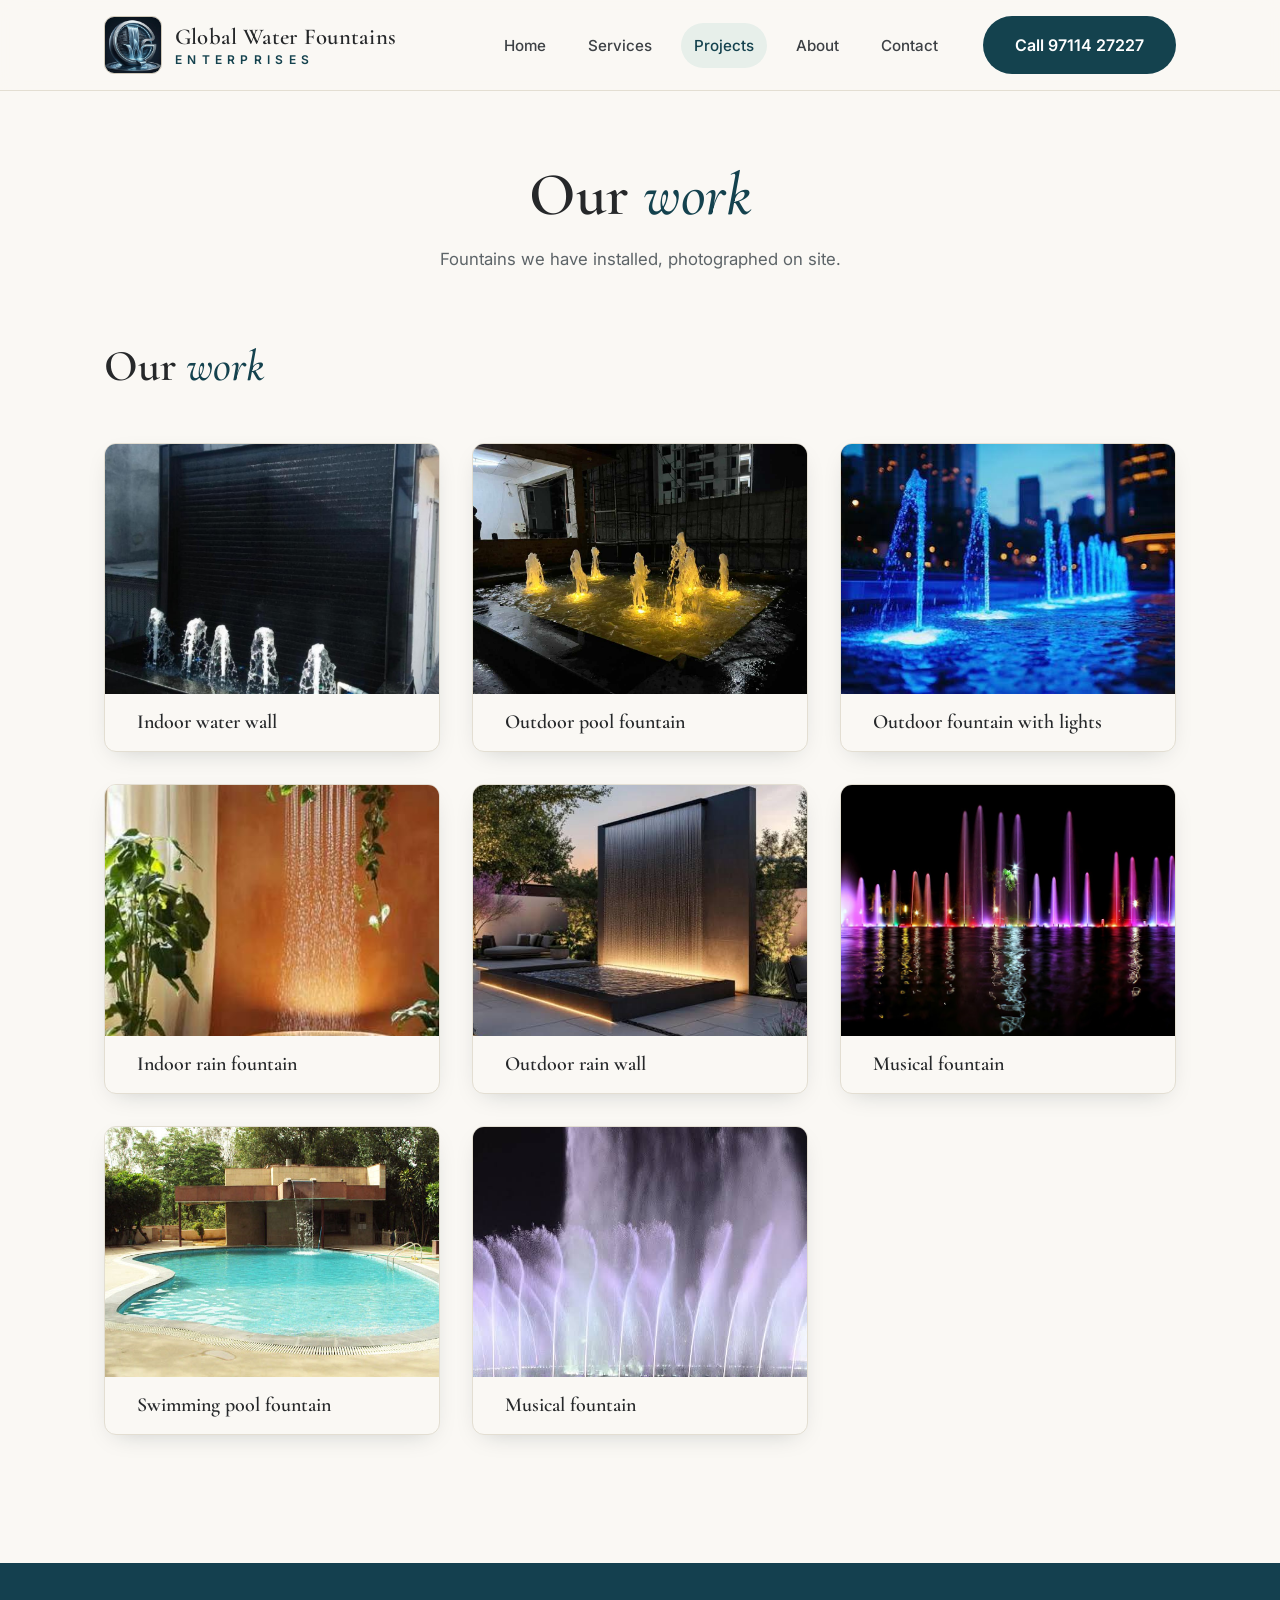
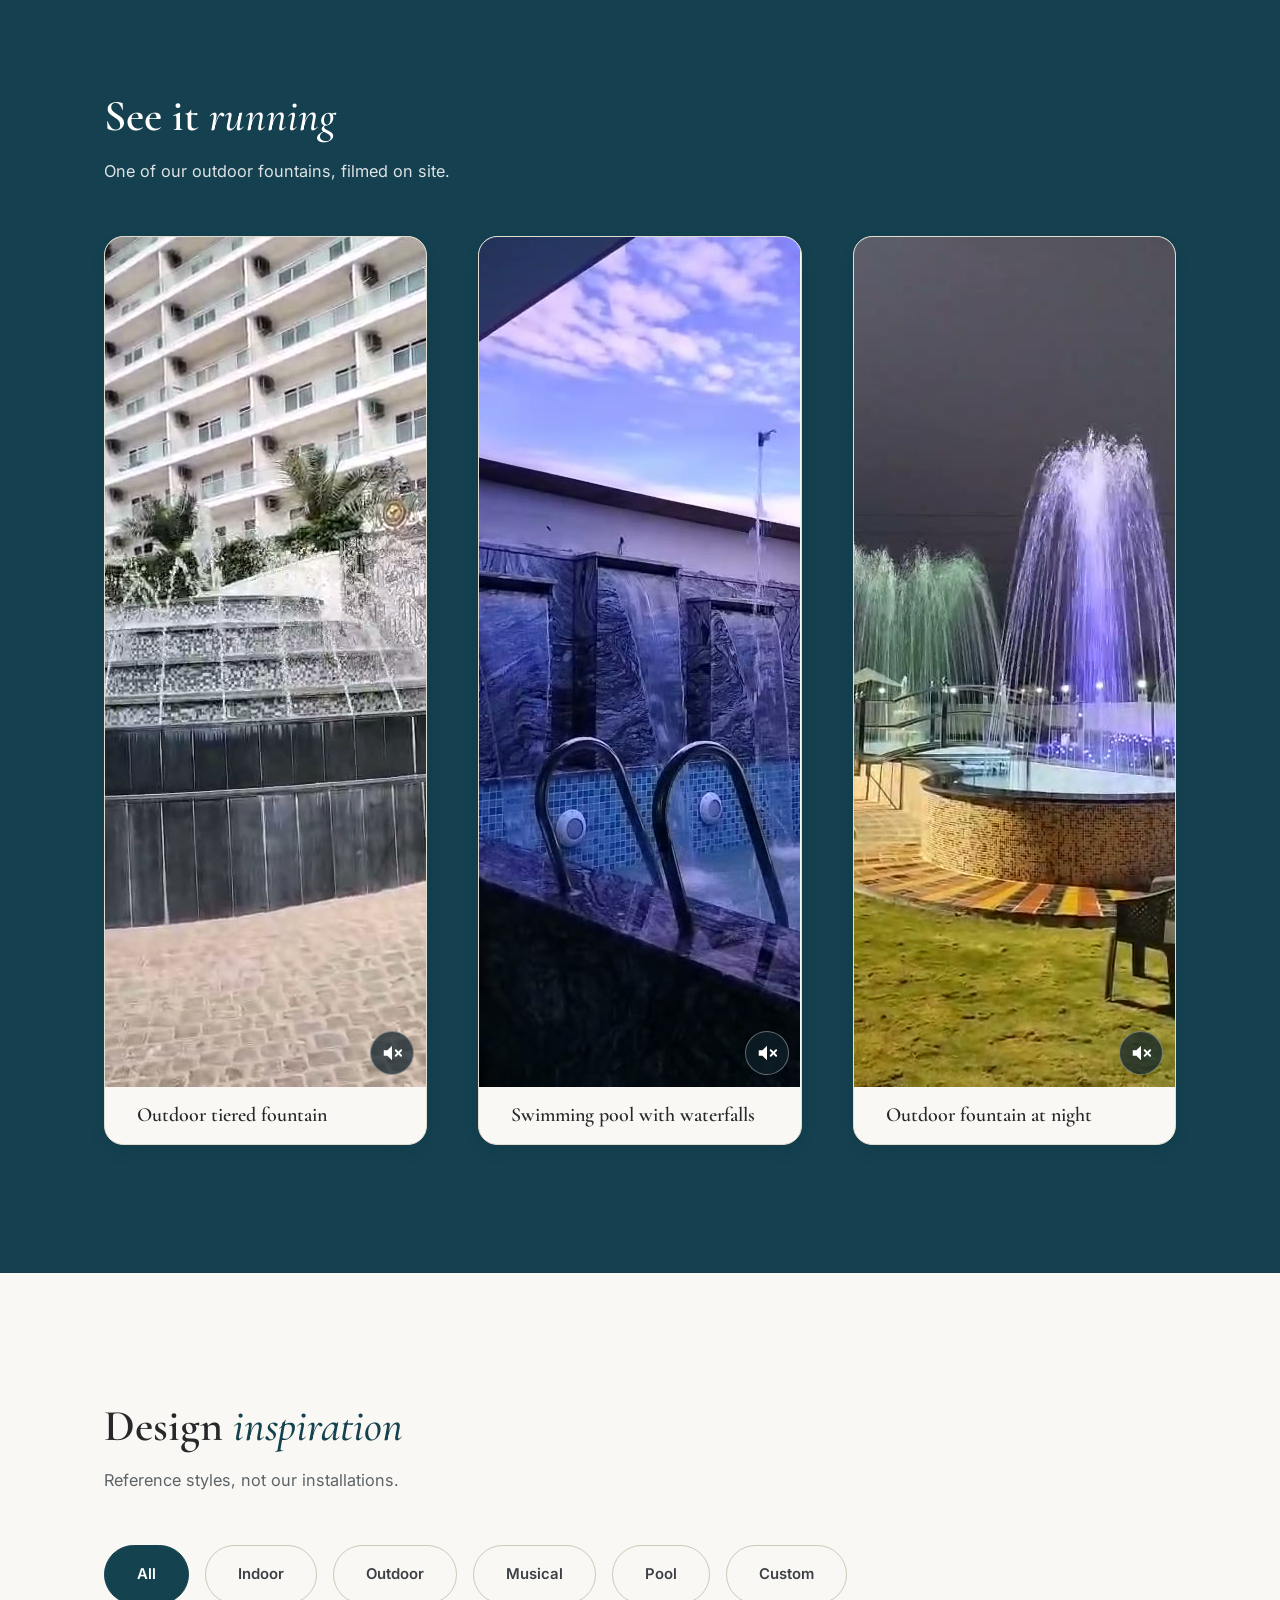
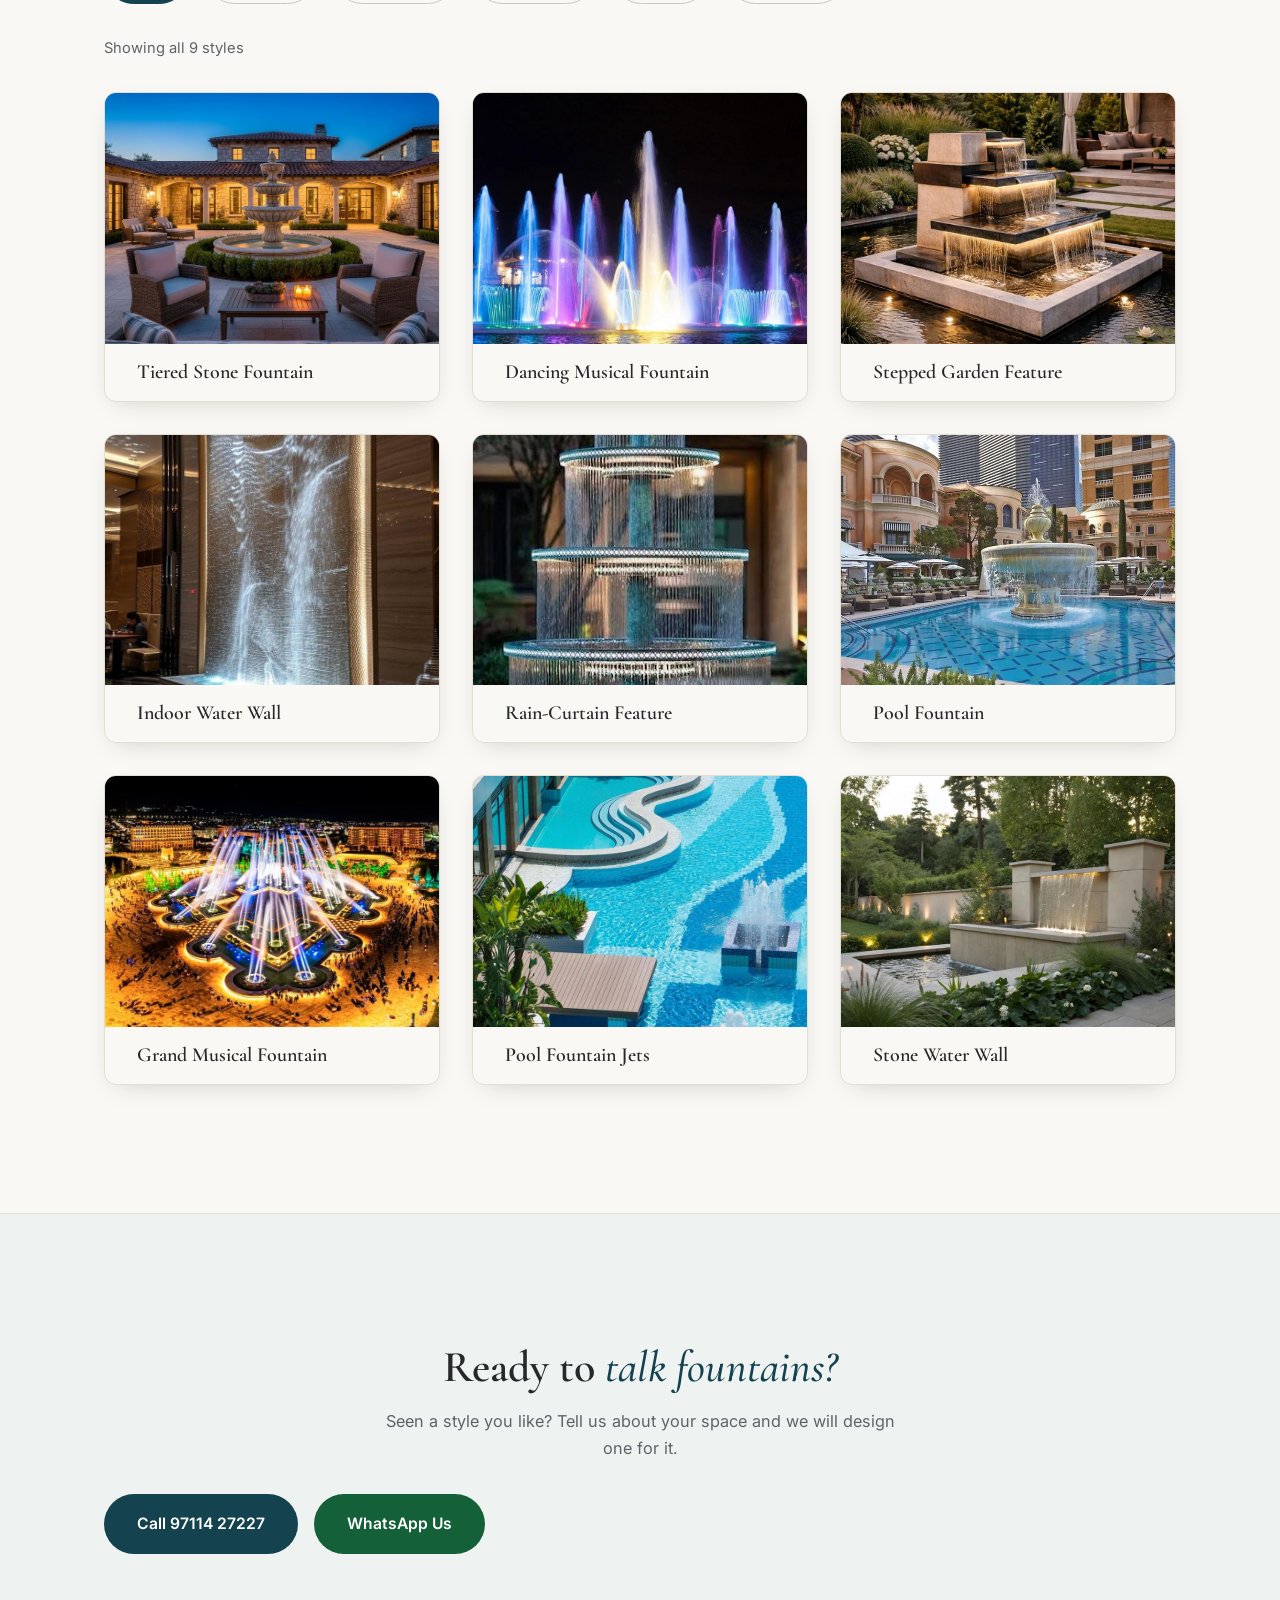
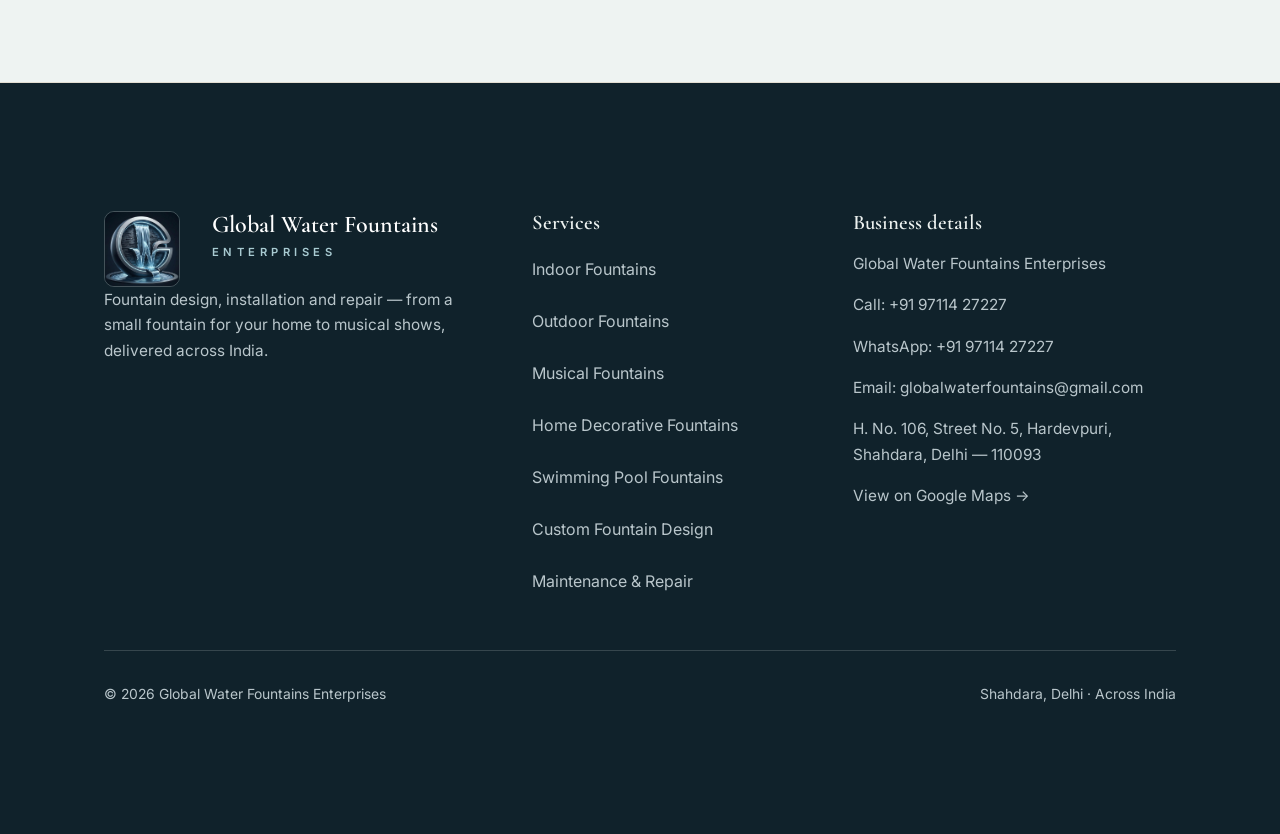
<file: projects.html>
<!doctype html>
<html lang="en">
<head>
  <meta charset="utf-8">
  <meta name="viewport" content="width=device-width, initial-scale=1, viewport-fit=cover">
  <title>Our Work &amp; Design Inspiration | Global Water Fountains</title>
  <meta name="description" content="Real fountains we have installed, plus reference styles we design and build — tiered stone, musical, water walls, rain curtains and pool fountains.">
  <meta name="theme-color" content="#faf8f4">
  <link rel="canonical" href="https://gangesh8800.github.io/fountain/projects.html">
  <meta property="og:title" content="Our Work &amp; Design Inspiration | Global Water Fountains">
  <meta property="og:description" content="Real fountains we have installed, plus reference styles we design and build — tiered stone, musical, water walls, rain curtains and pool fountains.">
  <meta property="og:type" content="website">
  <meta property="og:url" content="https://gangesh8800.github.io/fountain/projects.html">
  <meta property="og:image" content="https://gangesh8800.github.io/fountain/assets/og-image.jpg">
  <meta property="og:image:width" content="1200">
  <meta property="og:image:height" content="630">
  <link rel="icon" href="assets/images/logo.jpg">
  <link rel="preconnect" href="https://fonts.googleapis.com">
  <link rel="preconnect" href="https://fonts.gstatic.com" crossorigin>
  <link href="https://fonts.googleapis.com/css2?family=Cormorant+Garamond:ital,wght@0,500;0,600;1,500;1,600&amp;family=Inter:wght@400;500;600&amp;display=swap" rel="stylesheet">
  <link rel="stylesheet" href="css/base.css">
  <link rel="stylesheet" href="css/layout.css">
  <link rel="stylesheet" href="css/components.css">
  <script defer src="js/main.js"></script>
  <script defer src="js/filter.js"></script>
  <script defer src="js/faq.js"></script>
  <script defer src="js/enquiry.js"></script>
<script type="application/ld+json">
{"@context": "https://schema.org", "@type": "LocalBusiness", "name": "Global Water Fountains Enterprises", "telephone": "+91-97114-27227", "email": "globalwaterfountains@gmail.com", "address": {"@type": "PostalAddress", "streetAddress": "H. No. 106, Street No. 5, Hardevpuri", "addressLocality": "Shahdara, Delhi", "postalCode": "110093", "addressCountry": "IN"}, "areaServed": "India", "url": "https://gangesh8800.github.io/fountain/"}
</script>
</head>
<body>
<header class="site-header">
  <div class="wrap nav">
    <a class="brand" href="index.html" aria-label="Global Water Fountains Enterprises — home">
      <img class="brand-logo" src="assets/images/logo.jpg" alt="Global Water Fountains Enterprises logo" width="1170" height="700">
      <span><b>Global Water Fountains</b><small>Enterprises</small></span>
    </a>
    <button class="nav-toggle" type="button" aria-expanded="false" aria-controls="main-nav" aria-label="Open menu">
      <img src="assets/icons/menu.svg" alt="" width="24" height="24">
    </button>
    <nav class="nav-links" id="main-nav" aria-label="Main navigation">
      <a href="index.html">Home</a>
      <a href="services.html">Services</a>
      <a href="projects.html" class="active" aria-current="page">Projects</a>
      <a href="about.html">About</a>
      <a href="contact.html">Contact</a>
      <a class="nav-call" href="tel:+919711427227">Call 97114 27227</a>
    </nav>
  </div>
</header>

<main>

  <section class="page-hero" aria-label="Selected Projects">
    <div class="wrap reveal">
      <h1>Our <em>work</em></h1>
      <p class="lede">Fountains we have installed, photographed on site.</p>
    </div>
  </section>
  <section class="projects-page" aria-label="Our work">
    <div class="wrap">
      <div class="sec-head reveal">
        <h2>Our <em>work</em></h2>
      </div>
      <div class="proj-grid">
        <figure class="proj reveal"><img src="assets/images/projects/real-black-water-wall.jpg" alt="Black stone water wall with five jets, photographed on site" width="1021" height="1024" loading="lazy"><figcaption>Indoor water wall</figcaption></figure>
        <figure class="proj reveal"><img src="assets/images/projects/real-golden-pool.jpg" alt="Golden-lit fountain jets in a pool at night" width="1080" height="810" loading="lazy"><figcaption>Outdoor pool fountain</figcaption></figure>
        <figure class="proj reveal"><img src="assets/images/projects/real-blue-jets.jpg" alt="Blue-lit fountain jets in a pool at dusk in a city plaza" width="624" height="350" loading="lazy"><figcaption>Outdoor fountain with lights</figcaption></figure>
        <figure class="proj reveal"><img src="assets/images/projects/real-copper-bowl.jpg" alt="Indoor copper bowl rain fountain with plants" width="365" height="547" loading="lazy"><figcaption>Indoor rain fountain</figcaption></figure>
        <figure class="proj reveal"><img src="assets/images/projects/real-rain-wall.jpg" alt="Modern outdoor rain wall in a garden at dusk" width="554" height="554" loading="lazy"><figcaption>Outdoor rain wall</figcaption></figure>
        <figure class="proj reveal"><img src="assets/images/projects/real-musical-night.jpg" alt="Musical fountain with coloured jets at night" width="743" height="531" loading="lazy"><figcaption>Musical fountain</figcaption></figure>
        <figure class="proj reveal"><img src="assets/images/projects/real-pool-waterfall.jpg" alt="Swimming pool with a waterfall" width="720" height="450" loading="lazy"><figcaption>Swimming pool fountain</figcaption></figure>
        <figure class="proj reveal"><img src="assets/images/projects/real-musical-arcs.jpg" alt="Large musical fountain with arcing jets at night" width="554" height="554" loading="lazy"><figcaption>Musical fountain</figcaption></figure>
      </div>
    </div>
  </section>
  <section class="video-feature" aria-label="See a fountain running">
    <div class="wrap">
      <div class="sec-head reveal">
        <h2>See it <em>running</em></h2>
        <p>One of our outdoor fountains, filmed on site.</p>
      </div>
      <div class="video-grid">
      <figure class="video-card reveal">
        <div class="video-wrap">
          <video id="workVideo" src="assets/videos/real-tiered-fountain.mp4" poster="assets/images/projects/real-tiered-fountain-poster.jpg" width="478" height="850" autoplay muted loop playsinline preload="metadata" aria-label="Video of a tiered outdoor fountain running"></video>
          <button type="button" class="sound-btn" id="soundBtn" aria-pressed="false" aria-label="Unmute video sound">
            <svg viewBox="0 0 24 24" width="22" height="22" aria-hidden="true"><path d="M3 9v6h4l5 5V4L7 9H3z" fill="currentColor"/><g class="icon-waves" fill="none" stroke="currentColor" stroke-width="2" stroke-linecap="round"><path d="M16.5 8.5a5 5 0 0 1 0 7"/><path d="M19 6a8.5 8.5 0 0 1 0 12"/></g><g class="icon-slash" fill="none" stroke="currentColor" stroke-width="2" stroke-linecap="round"><line x1="16" y1="9" x2="22" y2="15"/><line x1="22" y1="9" x2="16" y2="15"/></g></svg>
          </button>
        </div>
        <figcaption>Outdoor tiered fountain</figcaption>
      </figure>
      <figure class="video-card reveal">
        <div class="video-wrap">
          <video id="workVideo2" src="assets/videos/real-pool-waterfalls.mp4" poster="assets/images/projects/real-pool-waterfalls-poster.jpg" width="478" height="850" autoplay muted loop playsinline preload="metadata" aria-label="Video of a swimming pool with waterfalls running"></video>
          <button type="button" class="sound-btn" id="soundBtn2" aria-pressed="false" aria-label="Unmute video sound">
            <svg viewBox="0 0 24 24" width="22" height="22" aria-hidden="true"><path d="M3 9v6h4l5 5V4L7 9H3z" fill="currentColor"/><g class="icon-waves" fill="none" stroke="currentColor" stroke-width="2" stroke-linecap="round"><path d="M16.5 8.5a5 5 0 0 1 0 7"/><path d="M19 6a8.5 8.5 0 0 1 0 12"/></g><g class="icon-slash" fill="none" stroke="currentColor" stroke-width="2" stroke-linecap="round"><line x1="16" y1="9" x2="22" y2="15"/><line x1="22" y1="9" x2="16" y2="15"/></g></svg>
          </button>
        </div>
        <figcaption>Swimming pool with waterfalls</figcaption>
      </figure>
      <figure class="video-card reveal">
        <div class="video-wrap">
          <video id="workVideo3" src="assets/videos/real-outdoor-night.mp4" poster="assets/images/projects/real-outdoor-night-poster.jpg" width="478" height="850" autoplay muted loop playsinline preload="metadata" aria-label="Video of an outdoor fountain with colour-changing lights at night"></video>
          <button type="button" class="sound-btn" id="soundBtn3" aria-pressed="false" aria-label="Unmute video sound">
            <svg viewBox="0 0 24 24" width="22" height="22" aria-hidden="true"><path d="M3 9v6h4l5 5V4L7 9H3z" fill="currentColor"/><g class="icon-waves" fill="none" stroke="currentColor" stroke-width="2" stroke-linecap="round"><path d="M16.5 8.5a5 5 0 0 1 0 7"/><path d="M19 6a8.5 8.5 0 0 1 0 12"/></g><g class="icon-slash" fill="none" stroke="currentColor" stroke-width="2" stroke-linecap="round"><line x1="16" y1="9" x2="22" y2="15"/><line x1="22" y1="9" x2="16" y2="15"/></g></svg>
          </button>
        </div>
        <figcaption>Outdoor fountain at night</figcaption>
      </figure>
      </div>
    </div>
  </section>
  <section class="projects-page" aria-label="Design inspiration">
    <div class="wrap">
      <div class="sec-head reveal">
        <h2>Design <em>inspiration</em></h2>
        <p>Reference styles, not our installations.</p>
      </div>
      <div class="filter-bar" role="group" aria-label="Filter styles by type">
        <button type="button" class="filter-btn" data-filter="all" aria-pressed="true">All</button>
        <button type="button" class="filter-btn" data-filter="indoor" aria-pressed="false">Indoor</button>
        <button type="button" class="filter-btn" data-filter="outdoor" aria-pressed="false">Outdoor</button>
        <button type="button" class="filter-btn" data-filter="musical" aria-pressed="false">Musical</button>
        <button type="button" class="filter-btn" data-filter="pool" aria-pressed="false">Pool</button>
        <button type="button" class="filter-btn" data-filter="custom" aria-pressed="false">Custom</button>
      </div>
      <p class="filter-count" id="filterCount" aria-live="polite">Showing all 9 styles</p>
      <div class="proj-grid">
        <figure class="proj reveal" data-category="outdoor"><img src="assets/images/projects/tiered-stone.jpg" alt="Tiered stone fountain in a villa courtyard" width="1000" height="545" loading="lazy"><figcaption>Tiered Stone Fountain</figcaption></figure>
        <figure class="proj reveal" data-category="musical"><img src="assets/images/projects/musical.jpg" alt="Colourful dancing musical fountain at night" width="1000" height="648" loading="lazy"><figcaption>Dancing Musical Fountain</figcaption></figure>
        <figure class="proj reveal" data-category="outdoor"><img src="assets/images/projects/stepped-garden.jpg" alt="Contemporary stepped stone water feature in a landscaped garden" width="900" height="1350" loading="lazy"><figcaption>Stepped Garden Feature</figcaption></figure>
        <figure class="proj reveal" data-category="indoor"><img src="assets/images/projects/indoor-water-wall.jpg" alt="Illuminated indoor water wall in a hotel lobby" width="700" height="1249" loading="lazy"><figcaption>Indoor Water Wall</figcaption></figure>
        <figure class="proj reveal" data-category="custom"><img src="assets/images/rain-curtain-tower.jpg" alt="A tall modern tiered rain-curtain fountain outside a home at dusk" width="365" height="547" loading="lazy"><figcaption>Rain-Curtain Feature</figcaption></figure>
        <figure class="proj reveal" data-category="pool"><img src="assets/images/projects/pool-fountain.jpg" alt="An ornate fountain in the centre of a luxury resort swimming pool" width="700" height="500" loading="lazy"><figcaption>Pool Fountain</figcaption></figure>
        <figure class="proj reveal" data-category="musical"><img src="assets/images/projects/grand-musical.jpg" alt="Aerial view of a grand illuminated musical fountain in a city plaza at night, surrounded by crowds" width="1000" height="567" loading="lazy"><figcaption>Grand Musical Fountain</figcaption></figure>
        <figure class="proj reveal" data-category="pool"><img src="assets/images/projects/pool-jets.jpg" alt="Fountain jets playing in a curved turquoise resort swimming pool" width="800" height="1200" loading="lazy"><figcaption>Pool Fountain Jets</figcaption></figure>
        <figure class="proj reveal" data-category="outdoor"><img src="assets/images/projects/stone-water-wall.jpg" alt="An illuminated stone water wall flowing into a garden pond at dusk" width="1000" height="666" loading="lazy"><figcaption>Stone Water Wall</figcaption></figure>
      </div>
      <p class="filter-empty" id="filterEmpty" hidden>No styles in this type yet — try another, or <a href="contact.html">ask us</a> about one like it.</p>
    </div>
  </section>
  <section class="cta-band" aria-label="Get in touch">
    <div class="wrap reveal">
      <h2>Ready to <em>talk fountains?</em></h2>
      <p>Seen a style you like? Tell us about your space and we will design one for it.</p>
      <div class="hero-actions">
        <a class="btn btn-call" href="tel:+919711427227">Call 97114 27227</a>
        <a class="btn btn-wa" href="https://wa.me/919711427227?text=Hello%2C%20I%20want%20to%20enquire%20about%20a%20water%20fountain%20for%20my%20place." target="_blank" rel="noopener">WhatsApp Us</a>
      </div>
    </div>
  </section>

</main>

<footer class="site-footer">
  <div class="wrap">
    <div class="foot-grid">
      <div>
        <div class="foot-brand">
          <img src="assets/images/logo.jpg" alt="Global Water Fountains Enterprises logo" width="1170" height="700" loading="lazy">
          <span><b>Global Water Fountains</b><small>Enterprises</small></span>
        </div>
        <p class="foot-brand-text">Fountain design, installation and repair — from a small fountain for your home to musical shows, delivered across India.</p>
      </div>
      <div>
        <h3>Services</h3>
        <ul>
          <li><a href="services/indoor.html">Indoor Fountains</a></li>
          <li><a href="services/outdoor.html">Outdoor Fountains</a></li>
          <li><a href="services/musical.html">Musical Fountains</a></li>
          <li><a href="services/home-decorative.html">Home Decorative Fountains</a></li>
          <li><a href="services/swimming-pool.html">Swimming Pool Fountains</a></li>
          <li><a href="services/custom.html">Custom Fountain Design</a></li>
          <li><a href="services/maintenance-repair.html">Maintenance & Repair</a></li>
        </ul>
      </div>
      <div>
        <h3>Business details</h3>
        <p>Global Water Fountains Enterprises</p>
        <p><a href="tel:+919711427227">Call: +91 97114 27227</a></p>
        <p><a href="https://wa.me/919711427227?text=Hello%2C%20I%20want%20to%20enquire%20about%20a%20water%20fountain%20for%20my%20place." target="_blank" rel="noopener">WhatsApp: +91 97114 27227</a></p>
        <p><a href="mailto:globalwaterfountains@gmail.com">Email: globalwaterfountains@gmail.com</a></p>
        <p>H. No. 106, Street No. 5, Hardevpuri,<br>Shahdara, Delhi — 110093</p>
        <p><a href="https://www.google.com/maps/search/?api=1&amp;query=H.+No.+106,+Street+No.+5,+Hardevpuri,+Shahdara,+Delhi+110093" target="_blank" rel="noopener">View on Google Maps &rarr;</a></p>
      </div>
    </div>
    <div class="foot-bottom">
      <span>&copy; 2026 Global Water Fountains Enterprises</span>
      <span>Shahdara, Delhi · Across India</span>
    </div>
  </div>
</footer>

<!-- Sticky bottom bar (phones) -->
<div class="contact-bar" role="navigation" aria-label="Quick contact">
  <a class="cb-call" href="tel:+919711427227">
    <img src="assets/icons/call.svg" alt="" width="16" height="16">
    Call
  </a>
  <a class="cb-wa" href="https://wa.me/919711427227?text=Hello%2C%20I%20want%20to%20enquire%20about%20a%20water%20fountain%20for%20my%20place." target="_blank" rel="noopener">
    <img src="assets/icons/whatsapp.svg" alt="" width="17" height="17">
    WhatsApp
  </a>
</div>

</body>
</html>
</file>
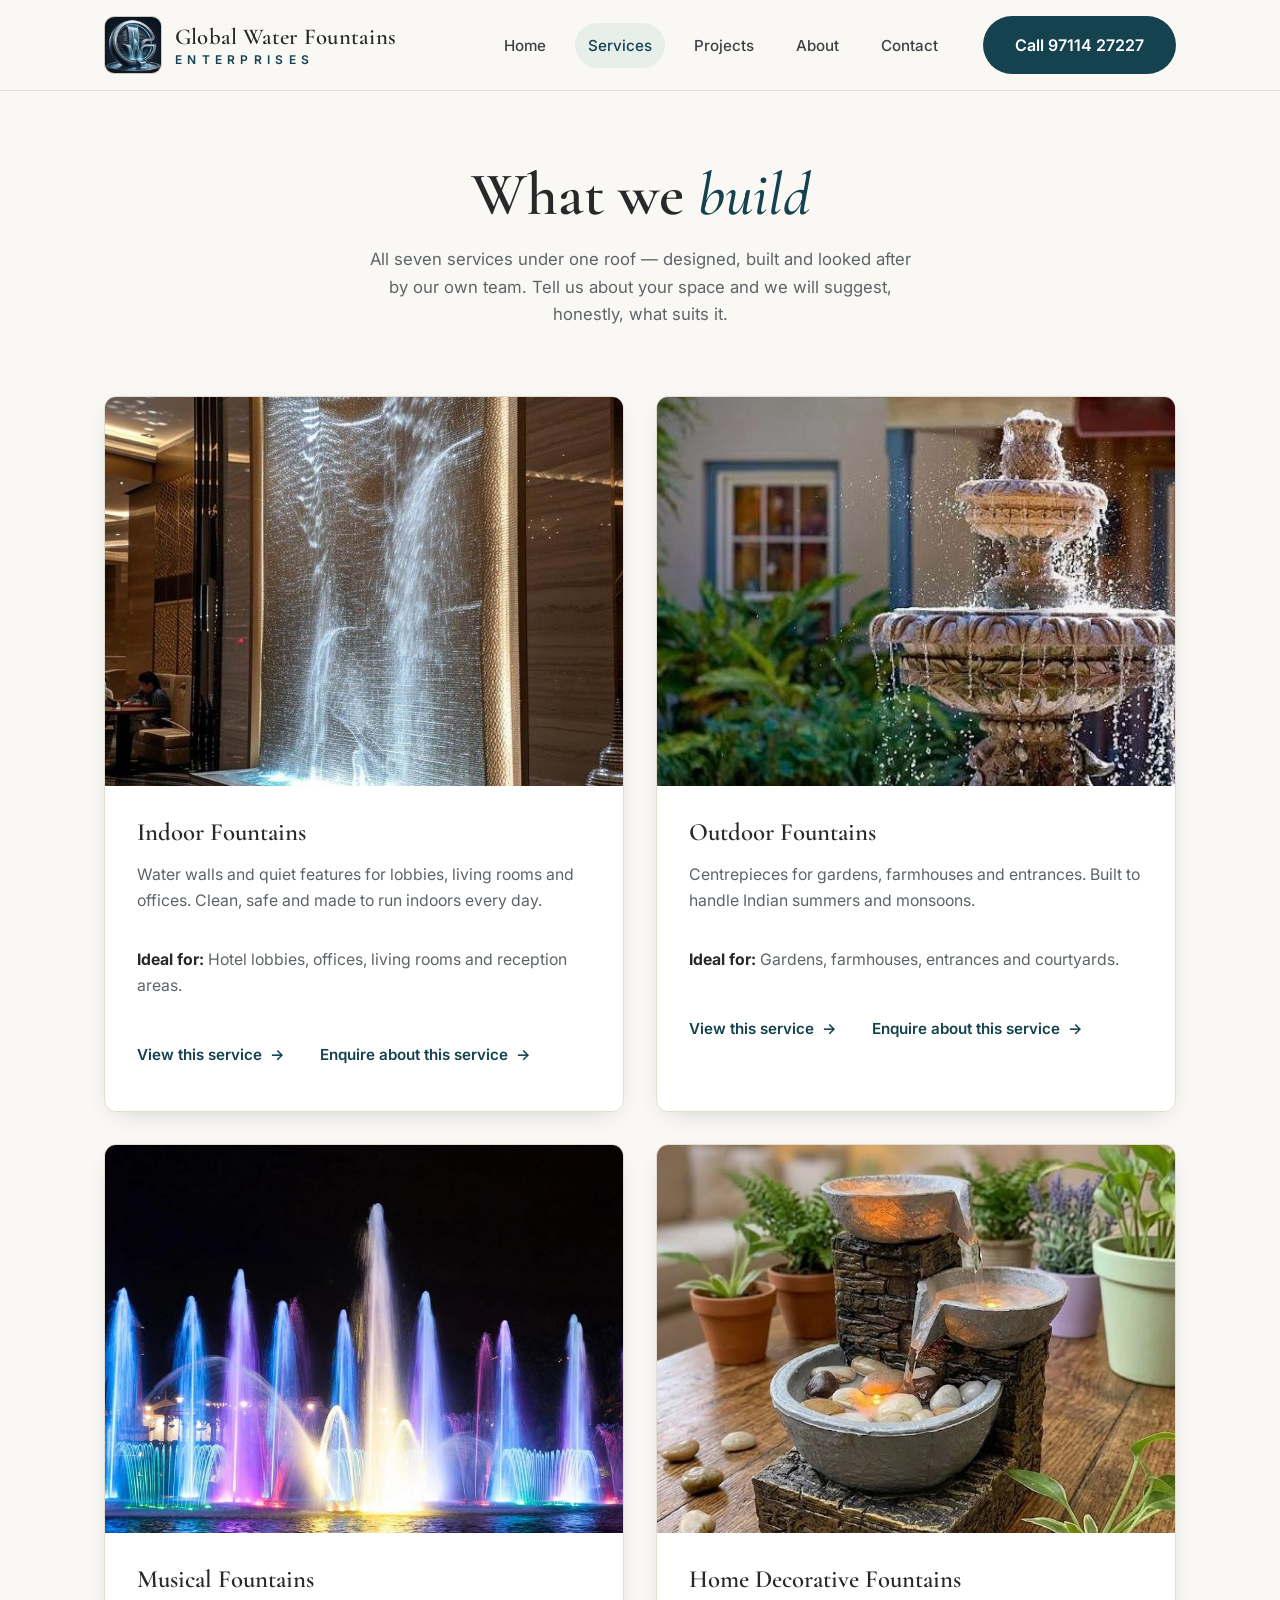
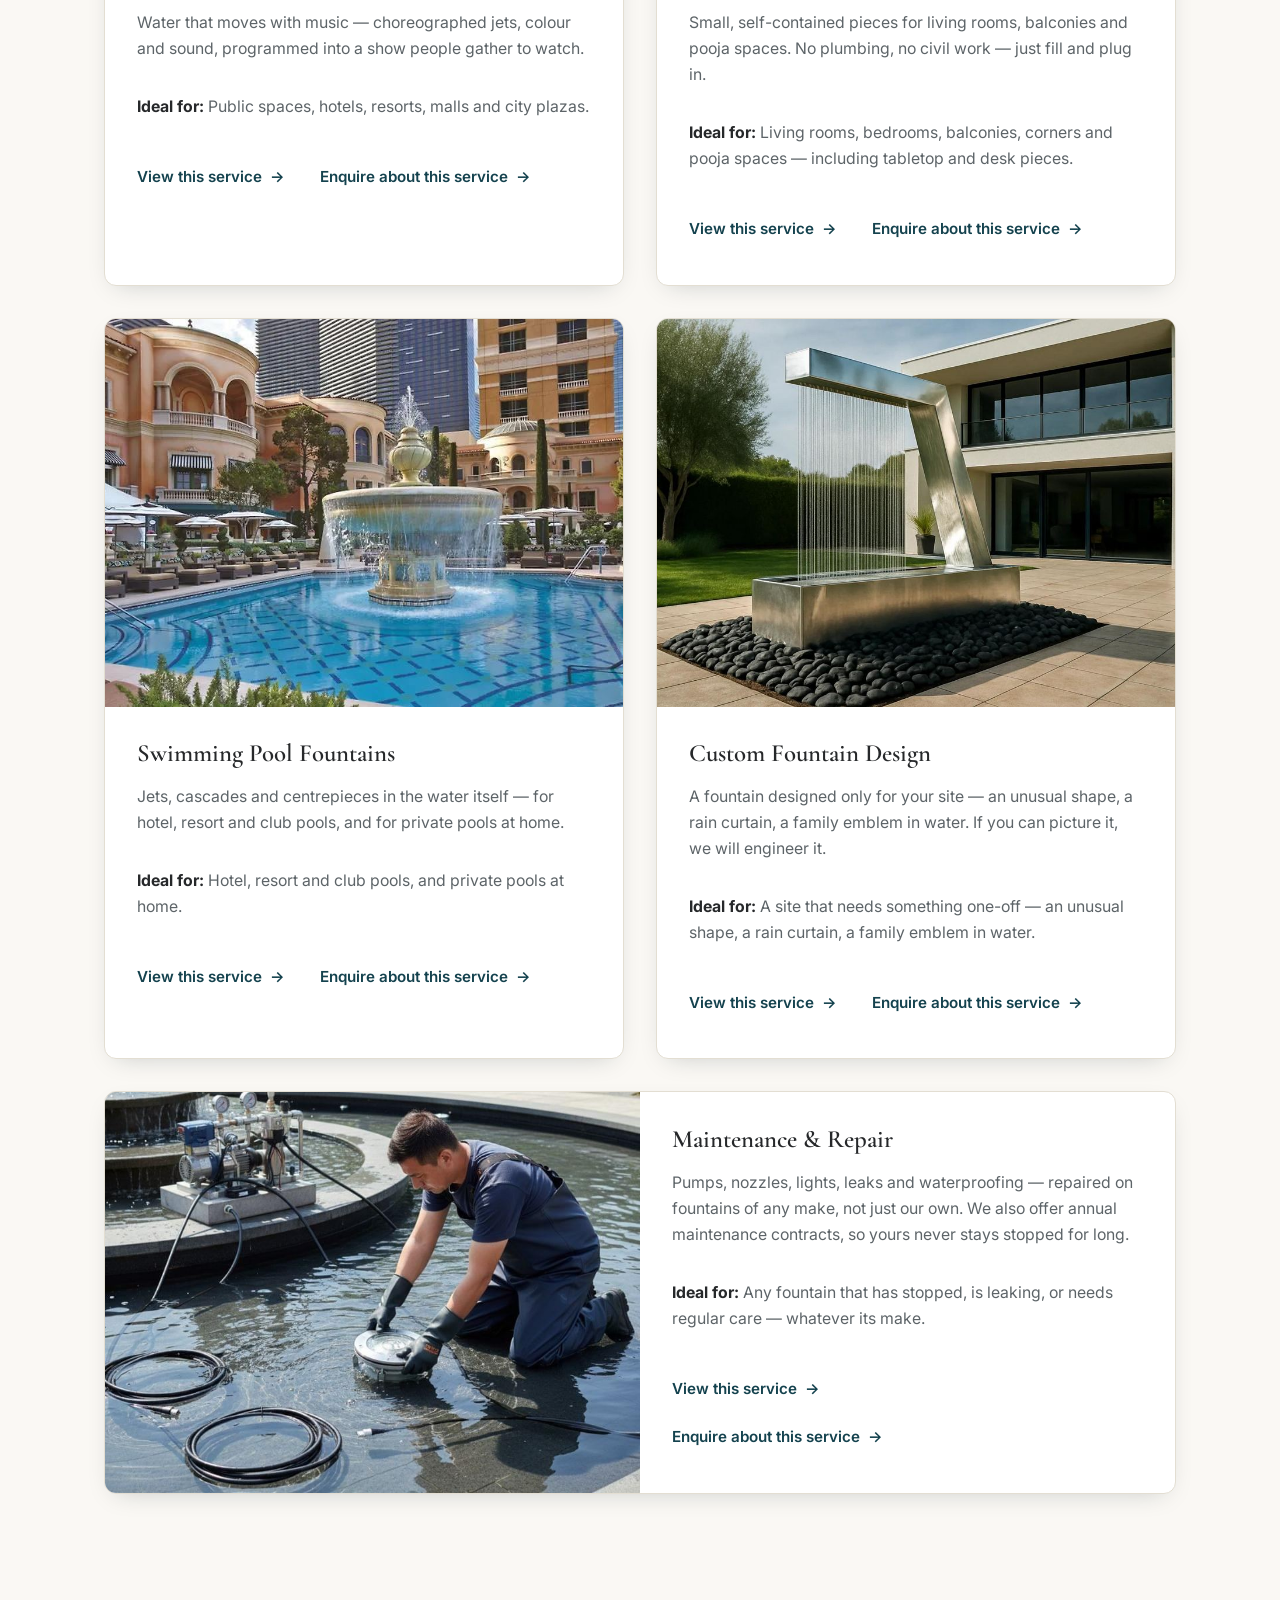
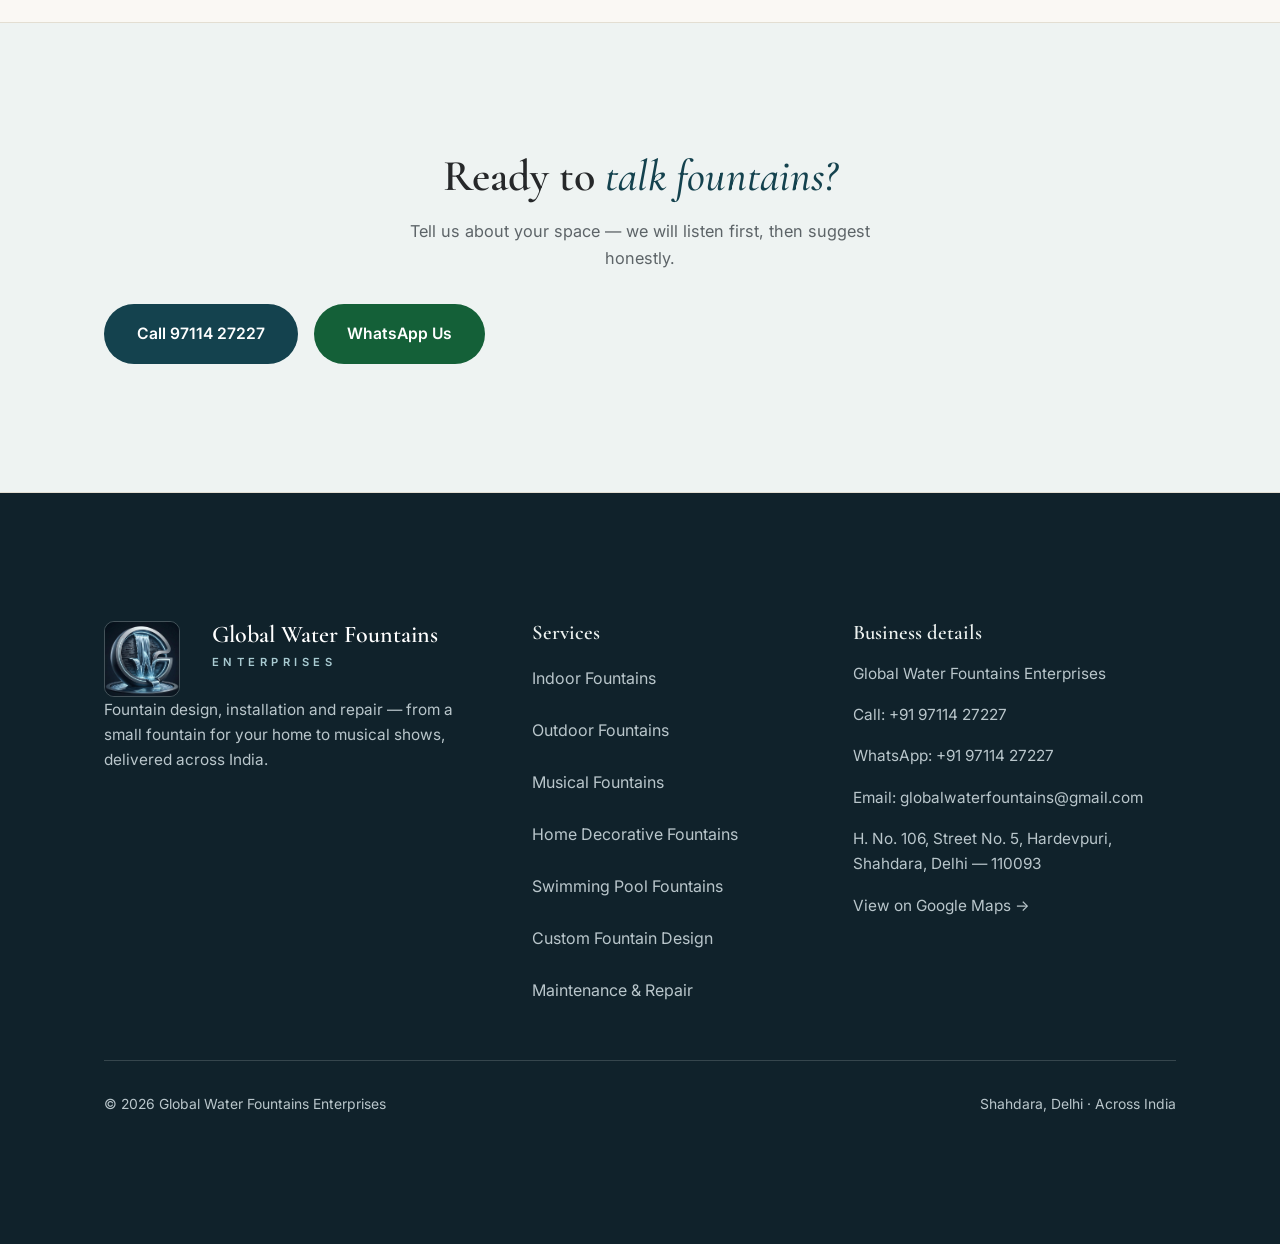
<file: services.html>
<!doctype html>
<html lang="en">
<head>
  <meta charset="utf-8">
  <meta name="viewport" content="width=device-width, initial-scale=1, viewport-fit=cover">
  <title>Fountain Services in Delhi | Global Water Fountains</title>
  <meta name="description" content="Indoor, outdoor, musical, pool and home fountains, custom design and repair — designed, built and maintained across India. Call +91 97114 27227.">
  <meta name="theme-color" content="#faf8f4">
  <link rel="canonical" href="https://gangesh8800.github.io/fountain/services.html">
  <meta property="og:title" content="Fountain Services in Delhi | Global Water Fountains">
  <meta property="og:description" content="Indoor, outdoor, musical, pool and home fountains, custom design and repair — designed, built and maintained across India. Call +91 97114 27227.">
  <meta property="og:type" content="website">
  <meta property="og:url" content="https://gangesh8800.github.io/fountain/services.html">
  <meta property="og:image" content="https://gangesh8800.github.io/fountain/assets/og-image.jpg">
  <meta property="og:image:width" content="1200">
  <meta property="og:image:height" content="630">
  <link rel="icon" href="assets/images/logo.jpg">
  <link rel="preconnect" href="https://fonts.googleapis.com">
  <link rel="preconnect" href="https://fonts.gstatic.com" crossorigin>
  <link href="https://fonts.googleapis.com/css2?family=Cormorant+Garamond:ital,wght@0,500;0,600;1,500;1,600&amp;family=Inter:wght@400;500;600&amp;display=swap" rel="stylesheet">
  <link rel="stylesheet" href="css/base.css">
  <link rel="stylesheet" href="css/layout.css">
  <link rel="stylesheet" href="css/components.css">
  <script defer src="js/main.js"></script>
  <script defer src="js/faq.js"></script>
  <script defer src="js/enquiry.js"></script>
<script type="application/ld+json">
{"@context": "https://schema.org", "@type": "LocalBusiness", "name": "Global Water Fountains Enterprises", "telephone": "+91-97114-27227", "email": "globalwaterfountains@gmail.com", "address": {"@type": "PostalAddress", "streetAddress": "H. No. 106, Street No. 5, Hardevpuri", "addressLocality": "Shahdara, Delhi", "postalCode": "110093", "addressCountry": "IN"}, "areaServed": "India", "url": "https://gangesh8800.github.io/fountain/"}
</script>
</head>
<body>
<header class="site-header">
  <div class="wrap nav">
    <a class="brand" href="index.html" aria-label="Global Water Fountains Enterprises — home">
      <img class="brand-logo" src="assets/images/logo.jpg" alt="Global Water Fountains Enterprises logo" width="1170" height="700">
      <span><b>Global Water Fountains</b><small>Enterprises</small></span>
    </a>
    <button class="nav-toggle" type="button" aria-expanded="false" aria-controls="main-nav" aria-label="Open menu">
      <img src="assets/icons/menu.svg" alt="" width="24" height="24">
    </button>
    <nav class="nav-links" id="main-nav" aria-label="Main navigation">
      <a href="index.html">Home</a>
      <a href="services.html" class="active" aria-current="page">Services</a>
      <a href="projects.html">Projects</a>
      <a href="about.html">About</a>
      <a href="contact.html">Contact</a>
      <a class="nav-call" href="tel:+919711427227">Call 97114 27227</a>
    </nav>
  </div>
</header>

<main>

  <section class="page-hero" aria-label="Services">
    <div class="wrap reveal">
      <h1>What we <em>build</em></h1>
      <p class="lede">All seven services under one roof — designed, built and looked after by our own team. Tell us about your space and we will suggest, honestly, what suits it.</p>
    </div>
  </section>
  <section aria-label="All services">
    <div class="wrap">
      <div class="svc-grid">
        <article class="svc reveal">
          <figure><a href="services/indoor.html"><img src="assets/images/services/indoor.jpg" alt="An illuminated indoor water wall in a hotel lobby" width="700" height="1249" loading="lazy"></a></figure>
          <div class="svc-body">
            <h2><a href="services/indoor.html">Indoor Fountains</a></h2>
            <p>Water walls and quiet features for lobbies, living rooms and offices. Clean, safe and made to run indoors every day.</p>
            <p class="svc-ideal"><strong>Ideal for:</strong> Hotel lobbies, offices, living rooms and reception areas.</p>
            <a class="svc-link" href="services/indoor.html">View this service <span aria-hidden="true">&rarr;</span></a>
            <a class="svc-link" href="contact.html?service=Indoor%20Water%20Fountain" data-service="Indoor Water Fountain">Enquire about this service <span aria-hidden="true">&rarr;</span></a>
          </div>
        </article>
        <article class="svc reveal">
          <figure><a href="services/outdoor.html"><img src="assets/images/stone-tiered.jpg" alt="A carved stone tiered fountain in a home courtyard" width="547" height="365" loading="lazy"></a></figure>
          <div class="svc-body">
            <h2><a href="services/outdoor.html">Outdoor Fountains</a></h2>
            <p>Centrepieces for gardens, farmhouses and entrances. Built to handle Indian summers and monsoons.</p>
            <p class="svc-ideal"><strong>Ideal for:</strong> Gardens, farmhouses, entrances and courtyards.</p>
            <a class="svc-link" href="services/outdoor.html">View this service <span aria-hidden="true">&rarr;</span></a>
            <a class="svc-link" href="contact.html?service=Outdoor%20Water%20Fountain" data-service="Outdoor Water Fountain">Enquire about this service <span aria-hidden="true">&rarr;</span></a>
          </div>
        </article>
        <article class="svc reveal">
          <figure><a href="services/musical.html"><img src="assets/images/services/musical.jpg" alt="A musical dancing fountain with colourful illuminated jets at night" width="1000" height="648" loading="lazy"></a></figure>
          <div class="svc-body">
            <h2><a href="services/musical.html">Musical Fountains</a></h2>
            <p>Water that moves with music — choreographed jets, colour and sound, programmed into a show people gather to watch.</p>
            <p class="svc-ideal"><strong>Ideal for:</strong> Public spaces, hotels, resorts, malls and city plazas.</p>
            <a class="svc-link" href="services/musical.html">View this service <span aria-hidden="true">&rarr;</span></a>
            <a class="svc-link" href="contact.html?service=Musical%20Fountain" data-service="Musical Fountain">Enquire about this service <span aria-hidden="true">&rarr;</span></a>
          </div>
        </article>
        <article class="svc reveal">
          <figure><a href="services/home-decorative.html"><img src="assets/images/services/home-decorative.jpg" alt="A small decorative tabletop fountain with cascading bowls on a wooden table at home" width="755" height="1024" loading="lazy"></a></figure>
          <div class="svc-body">
            <h2><a href="services/home-decorative.html">Home Decorative Fountains</a></h2>
            <p>Small, self-contained pieces for living rooms, balconies and pooja spaces. No plumbing, no civil work — just fill and plug in.</p>
            <p class="svc-ideal"><strong>Ideal for:</strong> Living rooms, bedrooms, balconies, corners and pooja spaces — including tabletop and desk pieces.</p>
            <a class="svc-link" href="services/home-decorative.html">View this service <span aria-hidden="true">&rarr;</span></a>
            <a class="svc-link" href="contact.html?service=Home%20Decorative%20Fountain" data-service="Home Decorative Fountain">Enquire about this service <span aria-hidden="true">&rarr;</span></a>
          </div>
        </article>
        <article class="svc reveal">
          <figure><a href="services/swimming-pool.html"><img src="assets/images/services/swimming-pool.jpg" alt="An ornate fountain in the centre of a luxury resort swimming pool" width="700" height="500" loading="lazy"></a></figure>
          <div class="svc-body">
            <h2><a href="services/swimming-pool.html">Swimming Pool Fountains</a></h2>
            <p>Jets, cascades and centrepieces in the water itself — for hotel, resort and club pools, and for private pools at home.</p>
            <p class="svc-ideal"><strong>Ideal for:</strong> Hotel, resort and club pools, and private pools at home.</p>
            <a class="svc-link" href="services/swimming-pool.html">View this service <span aria-hidden="true">&rarr;</span></a>
            <a class="svc-link" href="contact.html?service=Swimming%20Pool%20Fountain" data-service="Swimming Pool Fountain">Enquire about this service <span aria-hidden="true">&rarr;</span></a>
          </div>
        </article>
        <article class="svc reveal">
          <figure><a href="services/custom.html"><img src="assets/images/services/custom.jpg" alt="A custom stainless steel rain-curtain water feature outside a modern home" width="1000" height="666" loading="lazy"></a></figure>
          <div class="svc-body">
            <h2><a href="services/custom.html">Custom Fountain Design</a></h2>
            <p>A fountain designed only for your site — an unusual shape, a rain curtain, a family emblem in water. If you can picture it, we will engineer it.</p>
            <p class="svc-ideal"><strong>Ideal for:</strong> A site that needs something one-off — an unusual shape, a rain curtain, a family emblem in water.</p>
            <a class="svc-link" href="services/custom.html">View this service <span aria-hidden="true">&rarr;</span></a>
            <a class="svc-link" href="contact.html?service=Custom%20Fountain%20Design" data-service="Custom Fountain Design">Enquire about this service <span aria-hidden="true">&rarr;</span></a>
          </div>
        </article>
        <article class="svc svc-wide reveal">
          <figure><a href="services/maintenance-repair.html"><img src="assets/images/services/maintenance-repair.jpg" alt="A technician fitting an underwater fountain light during a maintenance visit" width="800" height="600" loading="lazy"></a></figure>
          <div class="svc-body">
            <h2><a href="services/maintenance-repair.html">Maintenance & Repair</a></h2>
            <p>Pumps, nozzles, lights, leaks and waterproofing — repaired on fountains of any make, not just our own. We also offer annual maintenance contracts, so yours never stays stopped for long.</p>
            <p class="svc-ideal"><strong>Ideal for:</strong> Any fountain that has stopped, is leaking, or needs regular care — whatever its make.</p>
            <a class="svc-link" href="services/maintenance-repair.html">View this service <span aria-hidden="true">&rarr;</span></a>
            <a class="svc-link" href="contact.html?service=Maintenance%20%26%20Repair" data-service="Maintenance & Repair">Enquire about this service <span aria-hidden="true">&rarr;</span></a>
          </div>
        </article>
      </div>
    </div>
  </section>
  <section class="cta-band" aria-label="Get in touch">
    <div class="wrap reveal">
      <h2>Ready to <em>talk fountains?</em></h2>
      <p>Tell us about your space — we will listen first, then suggest honestly.</p>
      <div class="hero-actions">
        <a class="btn btn-call" href="tel:+919711427227">Call 97114 27227</a>
        <a class="btn btn-wa" href="https://wa.me/919711427227?text=Hello%2C%20I%20want%20to%20enquire%20about%20a%20water%20fountain%20for%20my%20place." target="_blank" rel="noopener">WhatsApp Us</a>
      </div>
    </div>
  </section>

</main>

<footer class="site-footer">
  <div class="wrap">
    <div class="foot-grid">
      <div>
        <div class="foot-brand">
          <img src="assets/images/logo.jpg" alt="Global Water Fountains Enterprises logo" width="1170" height="700" loading="lazy">
          <span><b>Global Water Fountains</b><small>Enterprises</small></span>
        </div>
        <p class="foot-brand-text">Fountain design, installation and repair — from a small fountain for your home to musical shows, delivered across India.</p>
      </div>
      <div>
        <h3>Services</h3>
        <ul>
          <li><a href="services/indoor.html">Indoor Fountains</a></li>
          <li><a href="services/outdoor.html">Outdoor Fountains</a></li>
          <li><a href="services/musical.html">Musical Fountains</a></li>
          <li><a href="services/home-decorative.html">Home Decorative Fountains</a></li>
          <li><a href="services/swimming-pool.html">Swimming Pool Fountains</a></li>
          <li><a href="services/custom.html">Custom Fountain Design</a></li>
          <li><a href="services/maintenance-repair.html">Maintenance & Repair</a></li>
        </ul>
      </div>
      <div>
        <h3>Business details</h3>
        <p>Global Water Fountains Enterprises</p>
        <p><a href="tel:+919711427227">Call: +91 97114 27227</a></p>
        <p><a href="https://wa.me/919711427227?text=Hello%2C%20I%20want%20to%20enquire%20about%20a%20water%20fountain%20for%20my%20place." target="_blank" rel="noopener">WhatsApp: +91 97114 27227</a></p>
        <p><a href="mailto:globalwaterfountains@gmail.com">Email: globalwaterfountains@gmail.com</a></p>
        <p>H. No. 106, Street No. 5, Hardevpuri,<br>Shahdara, Delhi — 110093</p>
        <p><a href="https://www.google.com/maps/search/?api=1&amp;query=H.+No.+106,+Street+No.+5,+Hardevpuri,+Shahdara,+Delhi+110093" target="_blank" rel="noopener">View on Google Maps &rarr;</a></p>
      </div>
    </div>
    <div class="foot-bottom">
      <span>&copy; 2026 Global Water Fountains Enterprises</span>
      <span>Shahdara, Delhi · Across India</span>
    </div>
  </div>
</footer>

<!-- Sticky bottom bar (phones) -->
<div class="contact-bar" role="navigation" aria-label="Quick contact">
  <a class="cb-call" href="tel:+919711427227">
    <img src="assets/icons/call.svg" alt="" width="16" height="16">
    Call
  </a>
  <a class="cb-wa" href="https://wa.me/919711427227?text=Hello%2C%20I%20want%20to%20enquire%20about%20a%20water%20fountain%20for%20my%20place." target="_blank" rel="noopener">
    <img src="assets/icons/whatsapp.svg" alt="" width="17" height="17">
    WhatsApp
  </a>
</div>

</body>
</html>
</file>
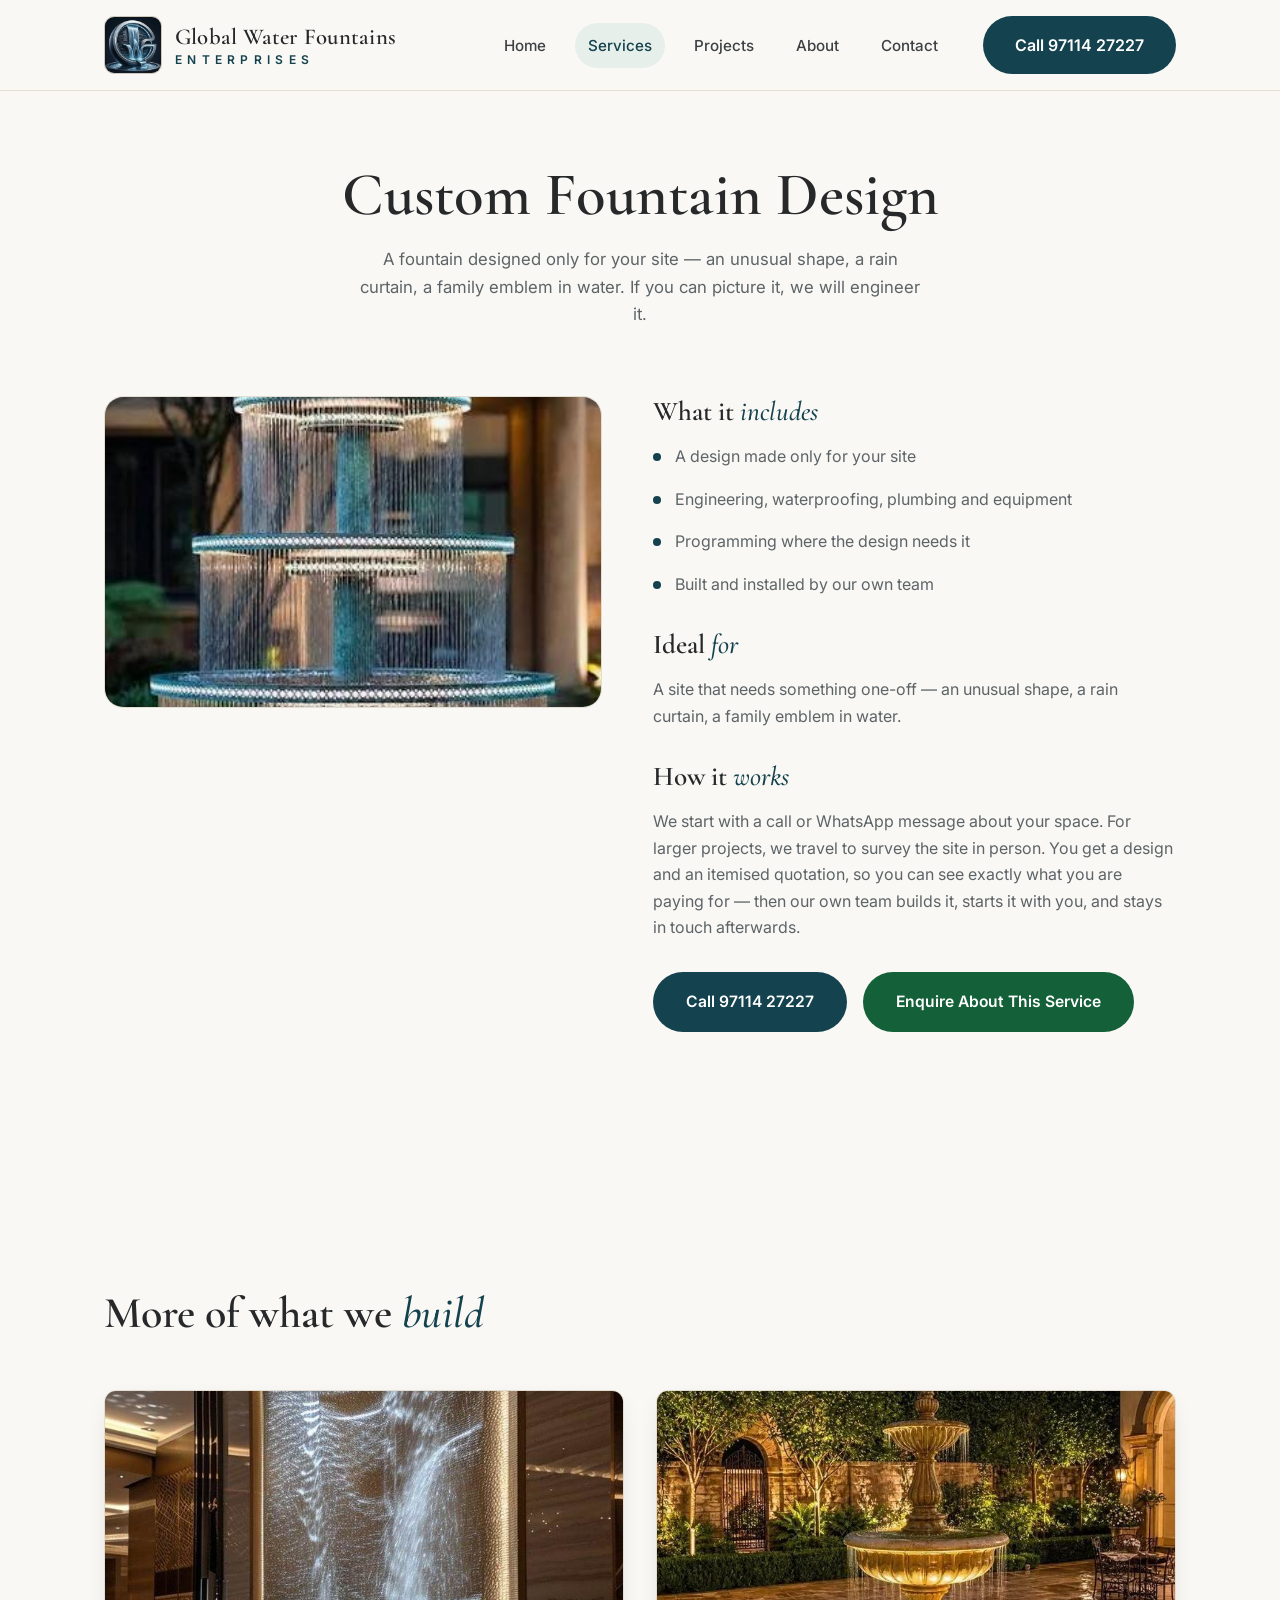
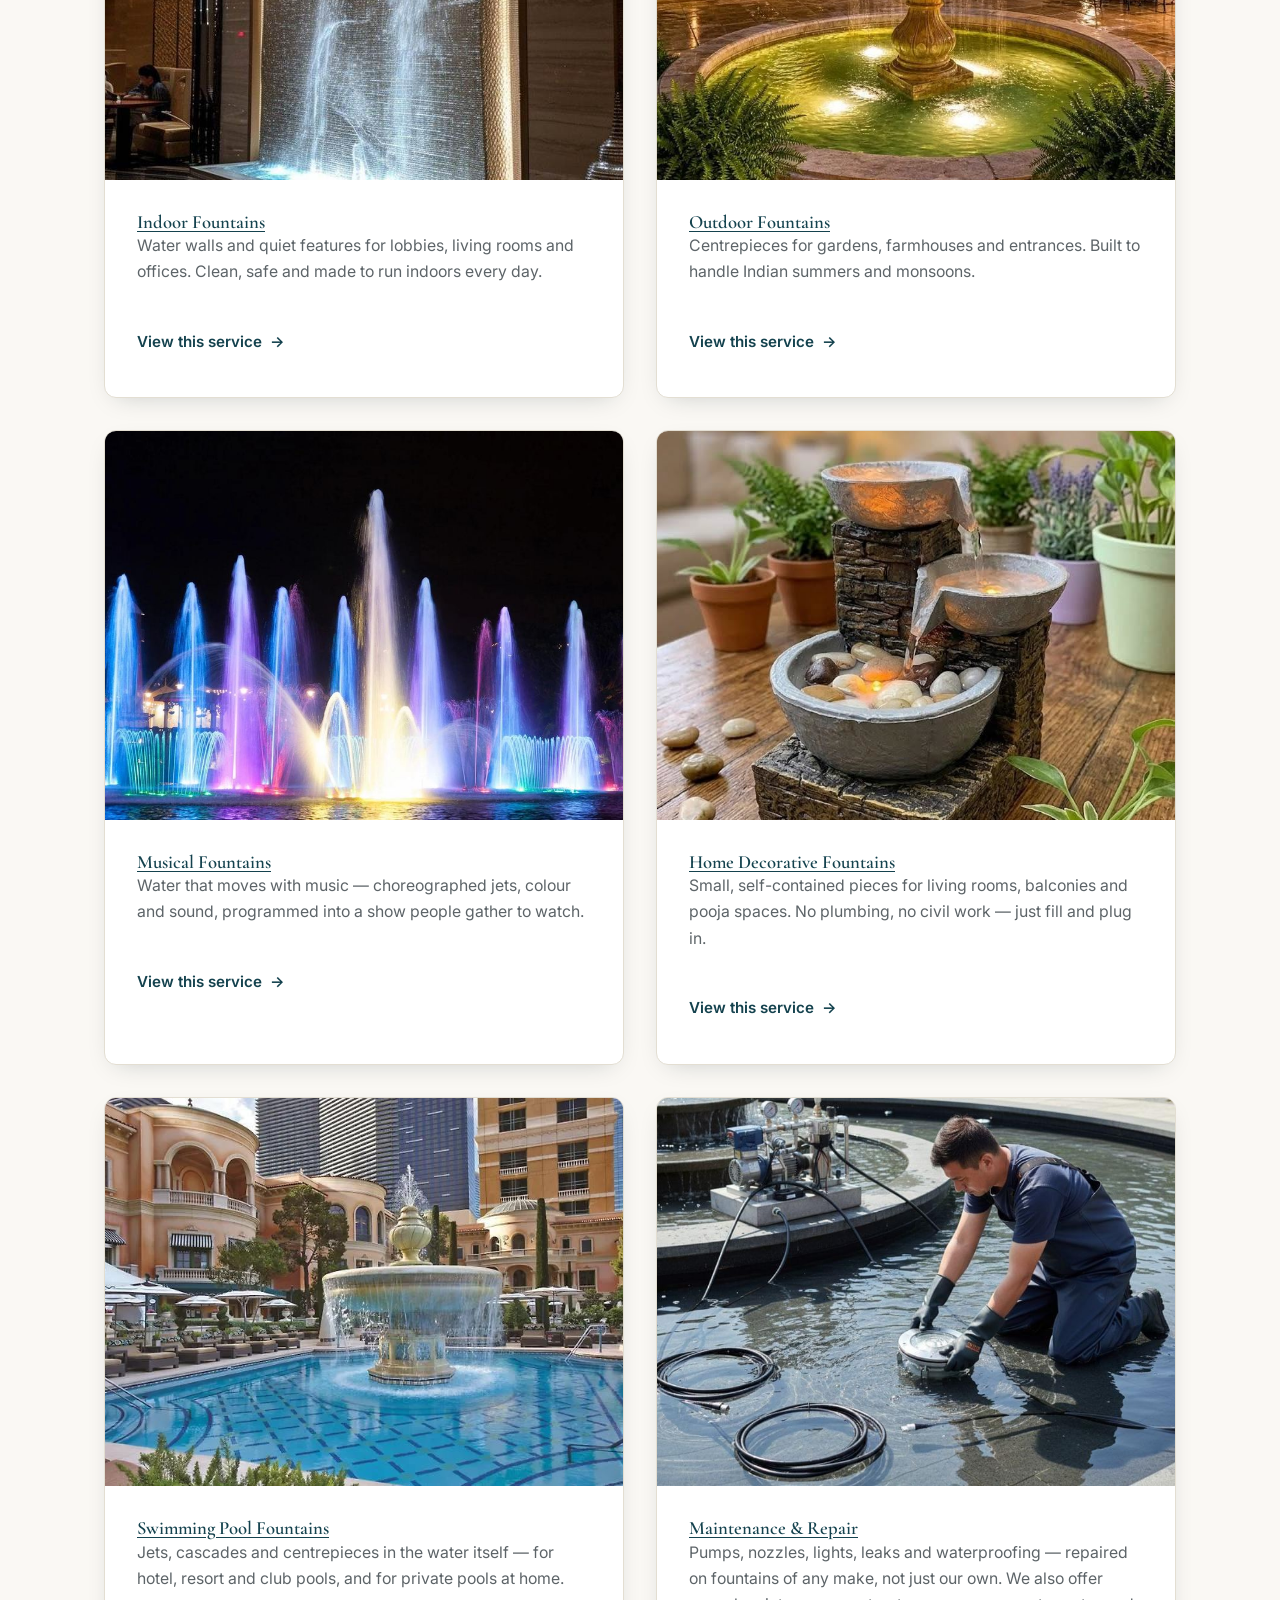
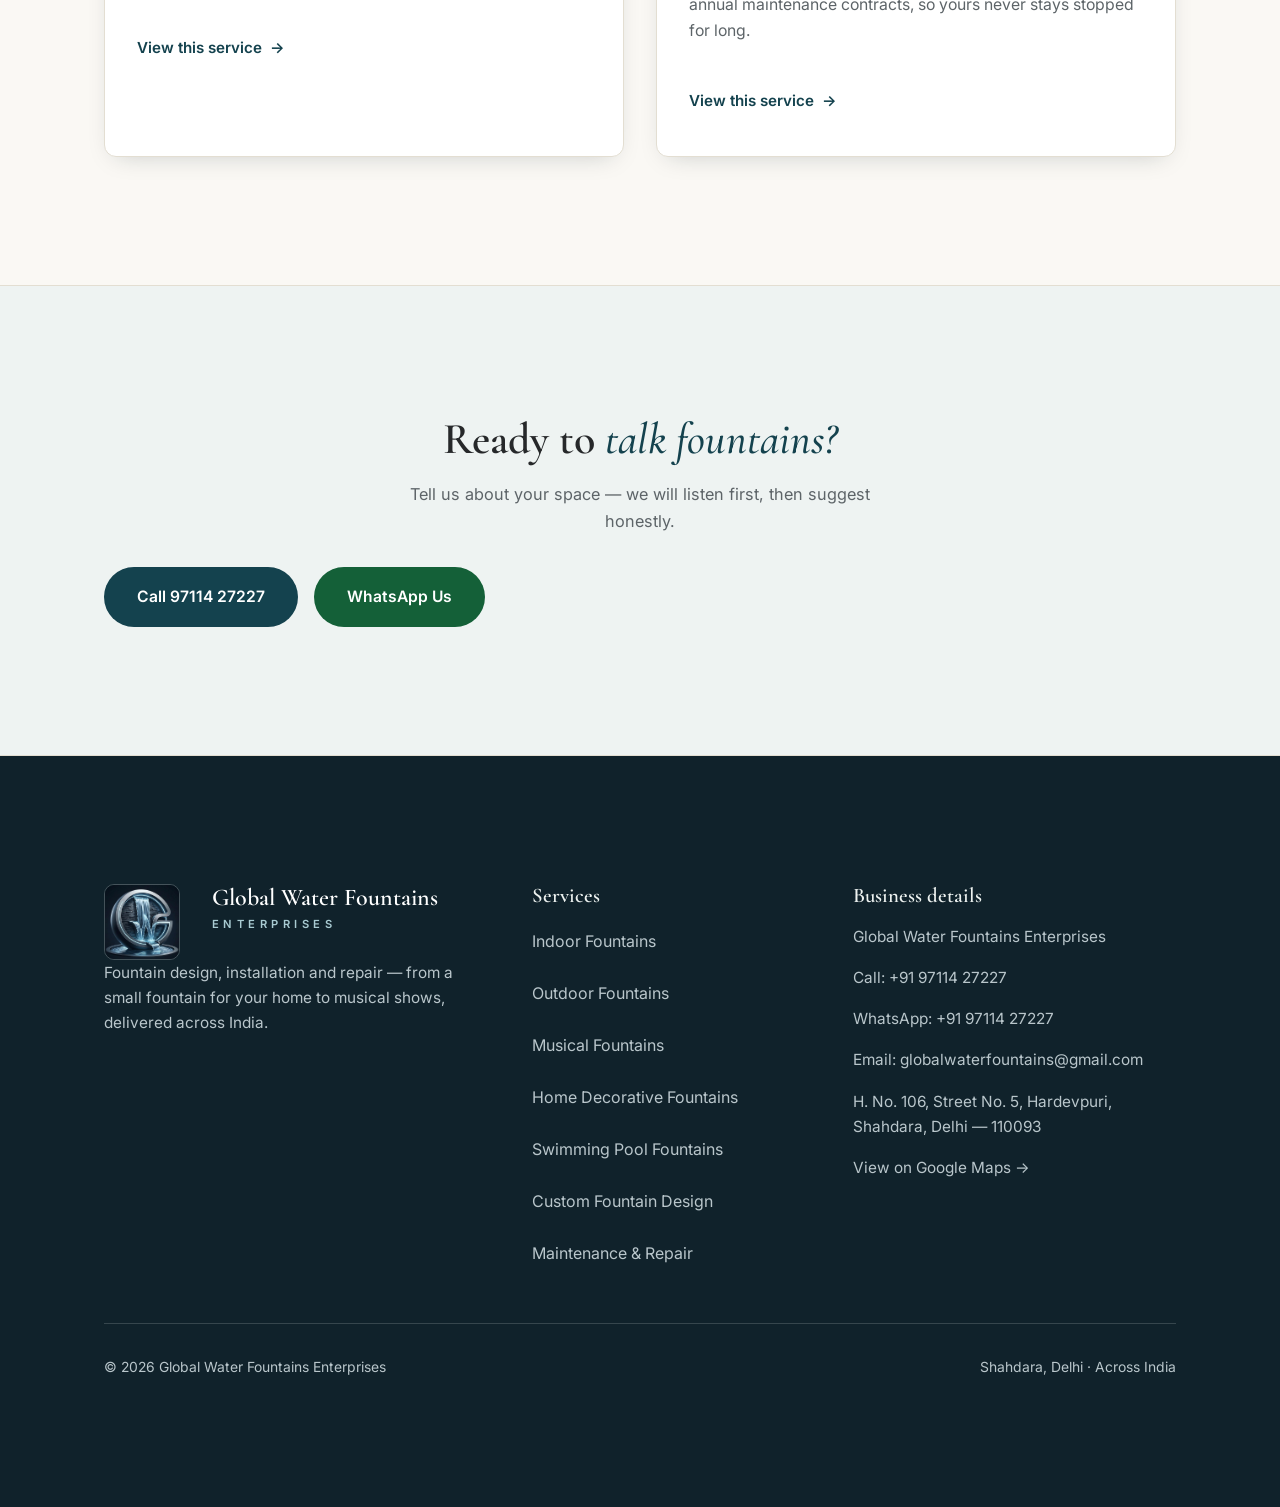
<file: services/custom.html>
<!doctype html>
<html lang="en">
<head>
  <meta charset="utf-8">
  <meta name="viewport" content="width=device-width, initial-scale=1, viewport-fit=cover">
  <title>Custom Fountain Design | Global Water Fountains</title>
  <meta name="description" content="A fountain designed only for your site — an unusual shape, a rain curtain, a family emblem in water. If you can picture it, we will engineer it.">
  <meta name="theme-color" content="#faf8f4">
  <link rel="canonical" href="https://gangesh8800.github.io/fountain/services/custom.html">
  <meta property="og:title" content="Custom Fountain Design | Global Water Fountains">
  <meta property="og:description" content="A fountain designed only for your site — an unusual shape, a rain curtain, a family emblem in water. If you can picture it, we will engineer it.">
  <meta property="og:type" content="website">
  <meta property="og:url" content="https://gangesh8800.github.io/fountain/services/custom.html">
  <meta property="og:image" content="https://gangesh8800.github.io/fountain/assets/og-image.jpg">
  <meta property="og:image:width" content="1200">
  <meta property="og:image:height" content="630">
  <link rel="icon" href="../assets/images/logo.jpg">
  <link rel="preconnect" href="https://fonts.googleapis.com">
  <link rel="preconnect" href="https://fonts.gstatic.com" crossorigin>
  <link href="https://fonts.googleapis.com/css2?family=Cormorant+Garamond:ital,wght@0,500;0,600;1,500;1,600&amp;family=Inter:wght@400;500;600&amp;display=swap" rel="stylesheet">
  <link rel="stylesheet" href="../css/base.css">
  <link rel="stylesheet" href="../css/layout.css">
  <link rel="stylesheet" href="../css/components.css">
  <script defer src="../js/main.js"></script>
  <script defer src="../js/faq.js"></script>
  <script defer src="../js/enquiry.js"></script>
<script type="application/ld+json">
{"@context": "https://schema.org", "@type": "LocalBusiness", "name": "Global Water Fountains Enterprises", "telephone": "+91-97114-27227", "email": "globalwaterfountains@gmail.com", "address": {"@type": "PostalAddress", "streetAddress": "H. No. 106, Street No. 5, Hardevpuri", "addressLocality": "Shahdara, Delhi", "postalCode": "110093", "addressCountry": "IN"}, "areaServed": "India", "url": "https://gangesh8800.github.io/fountain/"}
</script>
</head>
<body>
<header class="site-header">
  <div class="wrap nav">
    <a class="brand" href="../index.html" aria-label="Global Water Fountains Enterprises — home">
      <img class="brand-logo" src="../assets/images/logo.jpg" alt="Global Water Fountains Enterprises logo" width="1170" height="700">
      <span><b>Global Water Fountains</b><small>Enterprises</small></span>
    </a>
    <button class="nav-toggle" type="button" aria-expanded="false" aria-controls="main-nav" aria-label="Open menu">
      <img src="../assets/icons/menu.svg" alt="" width="24" height="24">
    </button>
    <nav class="nav-links" id="main-nav" aria-label="Main navigation">
      <a href="../index.html">Home</a>
      <a href="../services.html" class="active" aria-current="page">Services</a>
      <a href="../projects.html">Projects</a>
      <a href="../about.html">About</a>
      <a href="../contact.html">Contact</a>
      <a class="nav-call" href="tel:+919711427227">Call 97114 27227</a>
    </nav>
  </div>
</header>

<main>

  <section class="page-hero" aria-label="Services">
    <div class="wrap reveal">
      <h1>Custom Fountain Design</h1>
      <p class="lede">A fountain designed only for your site — an unusual shape, a rain curtain, a family emblem in water. If you can picture it, we will engineer it.</p>
    </div>
  </section>
  <section class="detail" aria-label="Custom Fountain Design">
    <div class="wrap detail-grid">
      <figure class="detail-photo reveal"><img src="../assets/images/rain-curtain-tower.jpg" alt="A tall modern tiered rain-curtain fountain outside a home at dusk" width="365" height="547" loading="lazy"></figure>
      <div class="detail-copy reveal">
        <h2>What it <em>includes</em></h2>
        <ul class="detail-list">
          <li>A design made only for your site</li>
          <li>Engineering, waterproofing, plumbing and equipment</li>
          <li>Programming where the design needs it</li>
          <li>Built and installed by our own team</li>
        </ul>
        <h2>Ideal <em>for</em></h2>
        <p>A site that needs something one-off — an unusual shape, a rain curtain, a family emblem in water.</p>
        <h2>How it <em>works</em></h2>
        <p>We start with a call or WhatsApp message about your space. For larger projects, we travel to survey the site in person. You get a design and an itemised quotation, so you can see exactly what you are paying for — then our own team builds it, starts it with you, and stays in touch afterwards.</p>
        <div class="hero-actions detail-actions">
          <a class="btn btn-call" href="tel:+919711427227">Call 97114 27227</a>
          <a class="btn btn-wa" href="../contact.html?service=Custom%20Fountain%20Design" data-service="Custom Fountain Design">Enquire About This Service</a>
        </div>
      </div>
    </div>
  </section>

  <section aria-label="Other services">
    <div class="wrap">
      <div class="sec-head reveal">
        <h2>More of what we <em>build</em></h2>
      </div>
      <div class="svc-grid">
        <article class="svc reveal">
          <figure><a href="indoor.html"><img src="../assets/images/services/indoor.jpg" alt="An illuminated indoor water wall in a hotel lobby" width="700" height="1249" loading="lazy"></a></figure>
          <div class="svc-body">
            <h3><a href="indoor.html">Indoor Fountains</a></h3>
            <p>Water walls and quiet features for lobbies, living rooms and offices. Clean, safe and made to run indoors every day.</p>
            <a class="svc-link" href="indoor.html">View this service <span aria-hidden="true">&rarr;</span></a>
          </div>
        </article>
        <article class="svc reveal">
          <figure><a href="outdoor.html"><img src="../assets/images/services/outdoor.jpg" alt="A classic two-tier stone fountain in a garden courtyard" width="720" height="815" loading="lazy"></a></figure>
          <div class="svc-body">
            <h3><a href="outdoor.html">Outdoor Fountains</a></h3>
            <p>Centrepieces for gardens, farmhouses and entrances. Built to handle Indian summers and monsoons.</p>
            <a class="svc-link" href="outdoor.html">View this service <span aria-hidden="true">&rarr;</span></a>
          </div>
        </article>
        <article class="svc reveal">
          <figure><a href="musical.html"><img src="../assets/images/services/musical.jpg" alt="A musical dancing fountain with colourful illuminated jets at night" width="1000" height="648" loading="lazy"></a></figure>
          <div class="svc-body">
            <h3><a href="musical.html">Musical Fountains</a></h3>
            <p>Water that moves with music — choreographed jets, colour and sound, programmed into a show people gather to watch.</p>
            <a class="svc-link" href="musical.html">View this service <span aria-hidden="true">&rarr;</span></a>
          </div>
        </article>
        <article class="svc reveal">
          <figure><a href="home-decorative.html"><img src="../assets/images/services/home-decorative.jpg" alt="A small decorative tabletop fountain with cascading bowls on a wooden table at home" width="755" height="1024" loading="lazy"></a></figure>
          <div class="svc-body">
            <h3><a href="home-decorative.html">Home Decorative Fountains</a></h3>
            <p>Small, self-contained pieces for living rooms, balconies and pooja spaces. No plumbing, no civil work — just fill and plug in.</p>
            <a class="svc-link" href="home-decorative.html">View this service <span aria-hidden="true">&rarr;</span></a>
          </div>
        </article>
        <article class="svc reveal">
          <figure><a href="swimming-pool.html"><img src="../assets/images/services/swimming-pool.jpg" alt="An ornate fountain in the centre of a luxury resort swimming pool" width="700" height="500" loading="lazy"></a></figure>
          <div class="svc-body">
            <h3><a href="swimming-pool.html">Swimming Pool Fountains</a></h3>
            <p>Jets, cascades and centrepieces in the water itself — for hotel, resort and club pools, and for private pools at home.</p>
            <a class="svc-link" href="swimming-pool.html">View this service <span aria-hidden="true">&rarr;</span></a>
          </div>
        </article>
        <article class="svc reveal">
          <figure><a href="maintenance-repair.html"><img src="../assets/images/services/maintenance-repair.jpg" alt="A technician fitting an underwater fountain light during a maintenance visit" width="800" height="600" loading="lazy"></a></figure>
          <div class="svc-body">
            <h3><a href="maintenance-repair.html">Maintenance & Repair</a></h3>
            <p>Pumps, nozzles, lights, leaks and waterproofing — repaired on fountains of any make, not just our own. We also offer annual maintenance contracts, so yours never stays stopped for long.</p>
            <a class="svc-link" href="maintenance-repair.html">View this service <span aria-hidden="true">&rarr;</span></a>
          </div>
        </article>
      </div>
    </div>
  </section>
  <section class="cta-band" aria-label="Get in touch">
    <div class="wrap reveal">
      <h2>Ready to <em>talk fountains?</em></h2>
      <p>Tell us about your space — we will listen first, then suggest honestly.</p>
      <div class="hero-actions">
        <a class="btn btn-call" href="tel:+919711427227">Call 97114 27227</a>
        <a class="btn btn-wa" href="https://wa.me/919711427227?text=Hello%2C%20I%20want%20to%20enquire%20about%20a%20water%20fountain%20for%20my%20place." target="_blank" rel="noopener">WhatsApp Us</a>
      </div>
    </div>
  </section>

</main>

<footer class="site-footer">
  <div class="wrap">
    <div class="foot-grid">
      <div>
        <div class="foot-brand">
          <img src="../assets/images/logo.jpg" alt="Global Water Fountains Enterprises logo" width="1170" height="700" loading="lazy">
          <span><b>Global Water Fountains</b><small>Enterprises</small></span>
        </div>
        <p class="foot-brand-text">Fountain design, installation and repair — from a small fountain for your home to musical shows, delivered across India.</p>
      </div>
      <div>
        <h3>Services</h3>
        <ul>
          <li><a href="../services/indoor.html">Indoor Fountains</a></li>
          <li><a href="../services/outdoor.html">Outdoor Fountains</a></li>
          <li><a href="../services/musical.html">Musical Fountains</a></li>
          <li><a href="../services/home-decorative.html">Home Decorative Fountains</a></li>
          <li><a href="../services/swimming-pool.html">Swimming Pool Fountains</a></li>
          <li><a href="../services/custom.html">Custom Fountain Design</a></li>
          <li><a href="../services/maintenance-repair.html">Maintenance & Repair</a></li>
        </ul>
      </div>
      <div>
        <h3>Business details</h3>
        <p>Global Water Fountains Enterprises</p>
        <p><a href="tel:+919711427227">Call: +91 97114 27227</a></p>
        <p><a href="https://wa.me/919711427227?text=Hello%2C%20I%20want%20to%20enquire%20about%20a%20water%20fountain%20for%20my%20place." target="_blank" rel="noopener">WhatsApp: +91 97114 27227</a></p>
        <p><a href="mailto:globalwaterfountains@gmail.com">Email: globalwaterfountains@gmail.com</a></p>
        <p>H. No. 106, Street No. 5, Hardevpuri,<br>Shahdara, Delhi — 110093</p>
        <p><a href="https://www.google.com/maps/search/?api=1&amp;query=H.+No.+106,+Street+No.+5,+Hardevpuri,+Shahdara,+Delhi+110093" target="_blank" rel="noopener">View on Google Maps &rarr;</a></p>
      </div>
    </div>
    <div class="foot-bottom">
      <span>&copy; 2026 Global Water Fountains Enterprises</span>
      <span>Shahdara, Delhi · Across India</span>
    </div>
  </div>
</footer>

<!-- Sticky bottom bar (phones) -->
<div class="contact-bar" role="navigation" aria-label="Quick contact">
  <a class="cb-call" href="tel:+919711427227">
    <img src="../assets/icons/call.svg" alt="" width="16" height="16">
    Call
  </a>
  <a class="cb-wa" href="https://wa.me/919711427227?text=Hello%2C%20I%20want%20to%20enquire%20about%20a%20water%20fountain%20for%20my%20place." target="_blank" rel="noopener">
    <img src="../assets/icons/whatsapp.svg" alt="" width="17" height="17">
    WhatsApp
  </a>
</div>

</body>
</html>
</file>
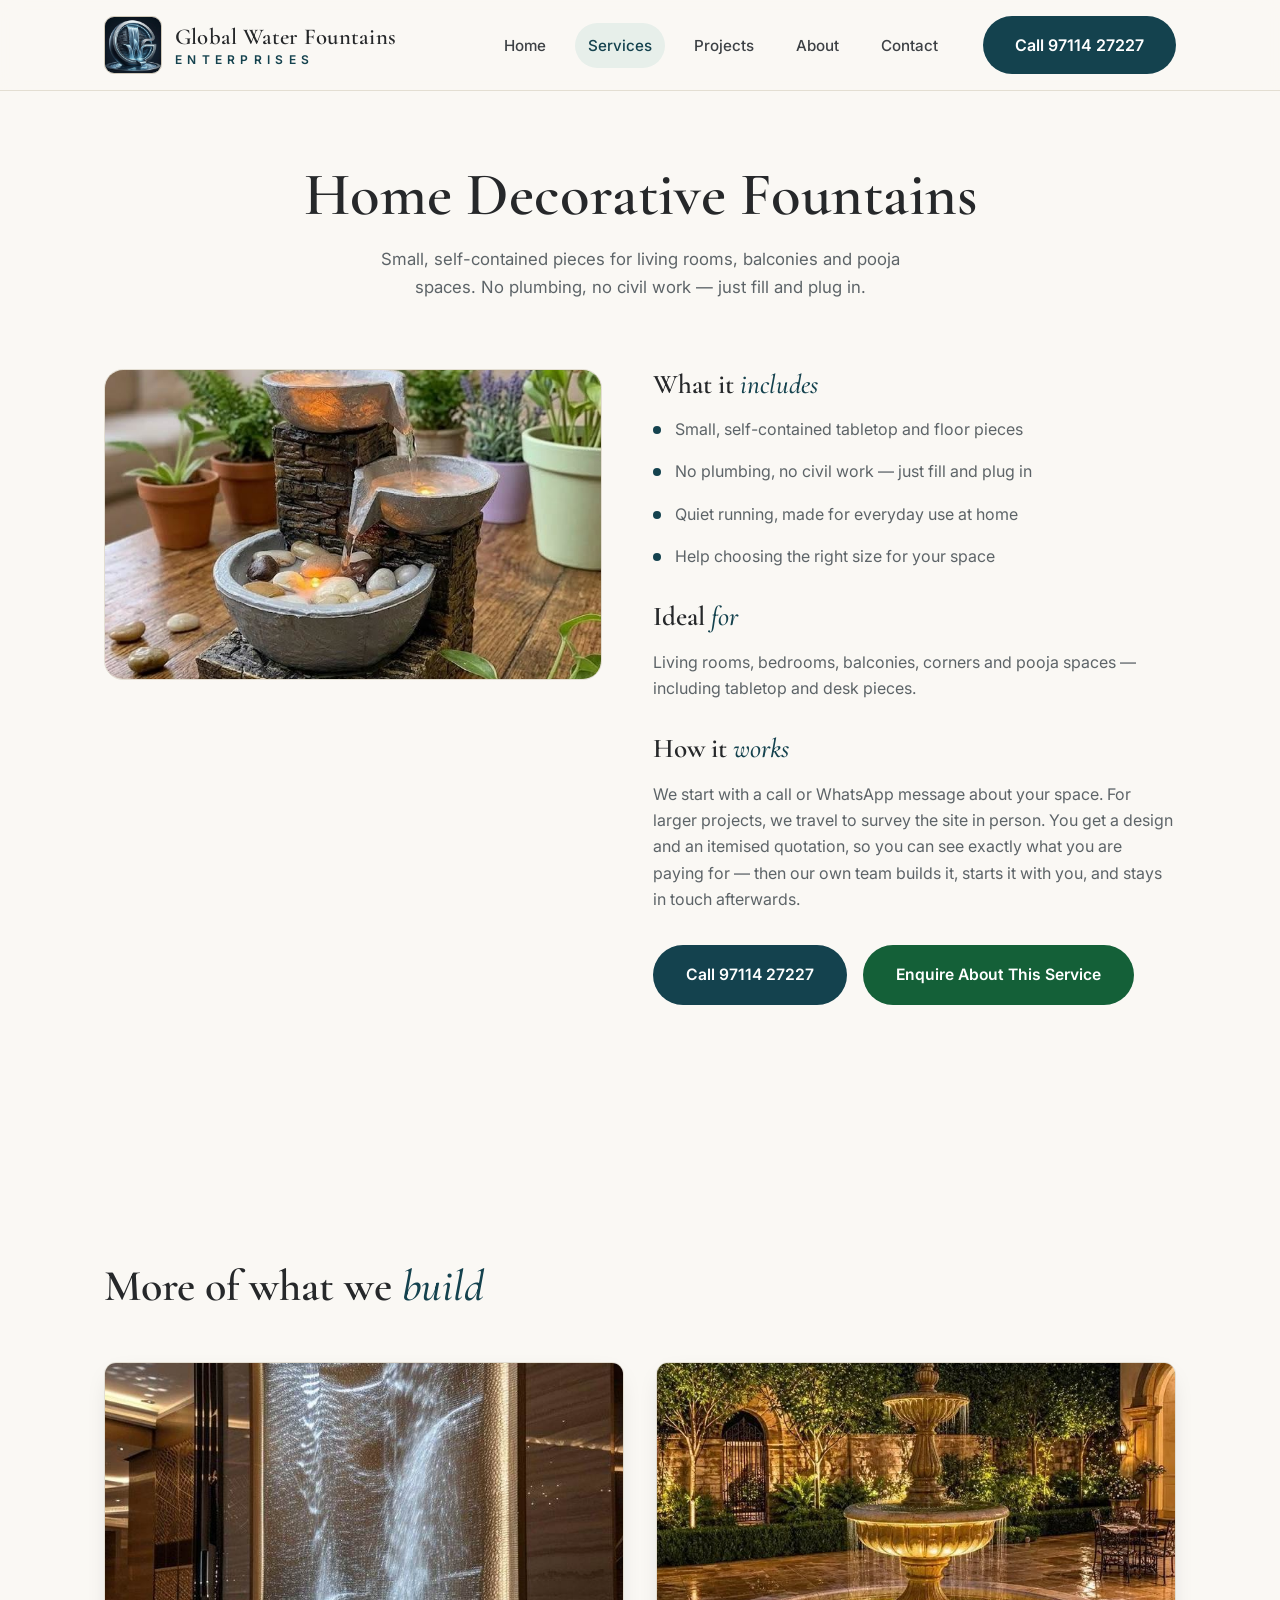
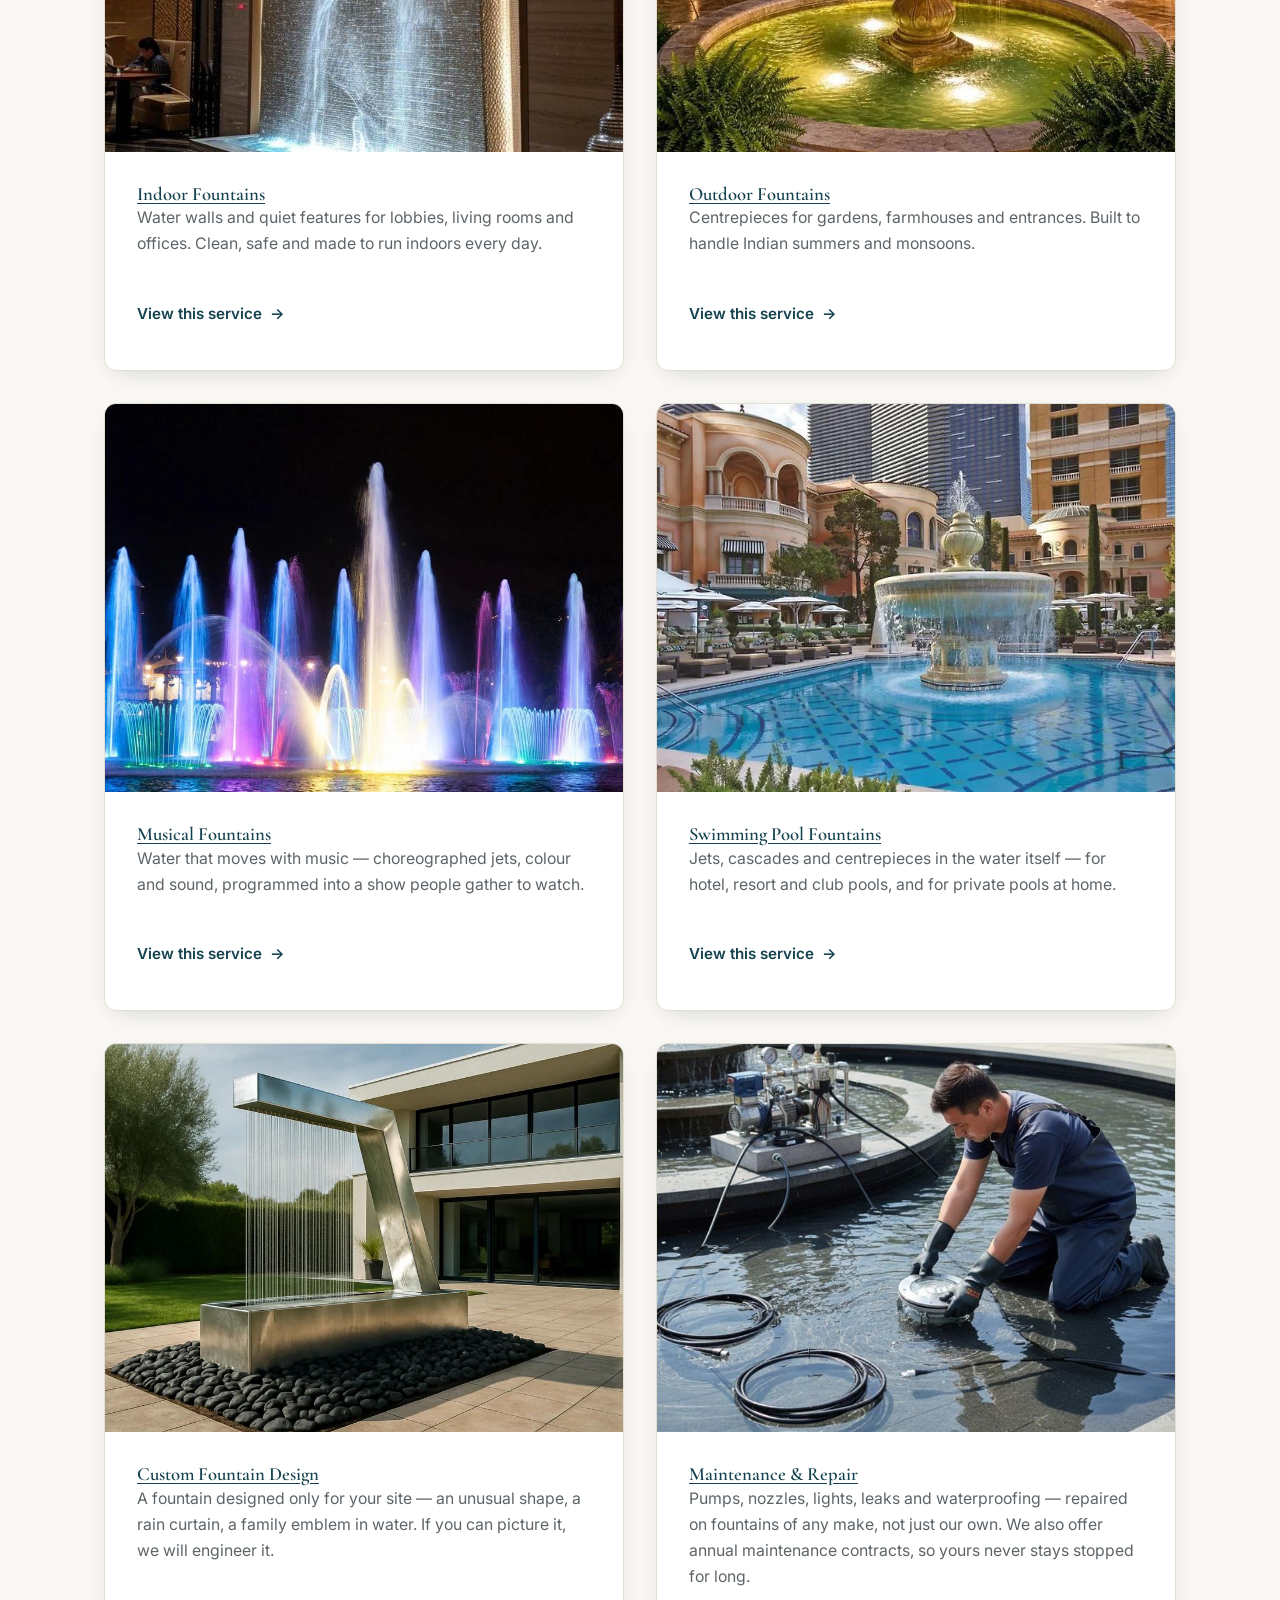
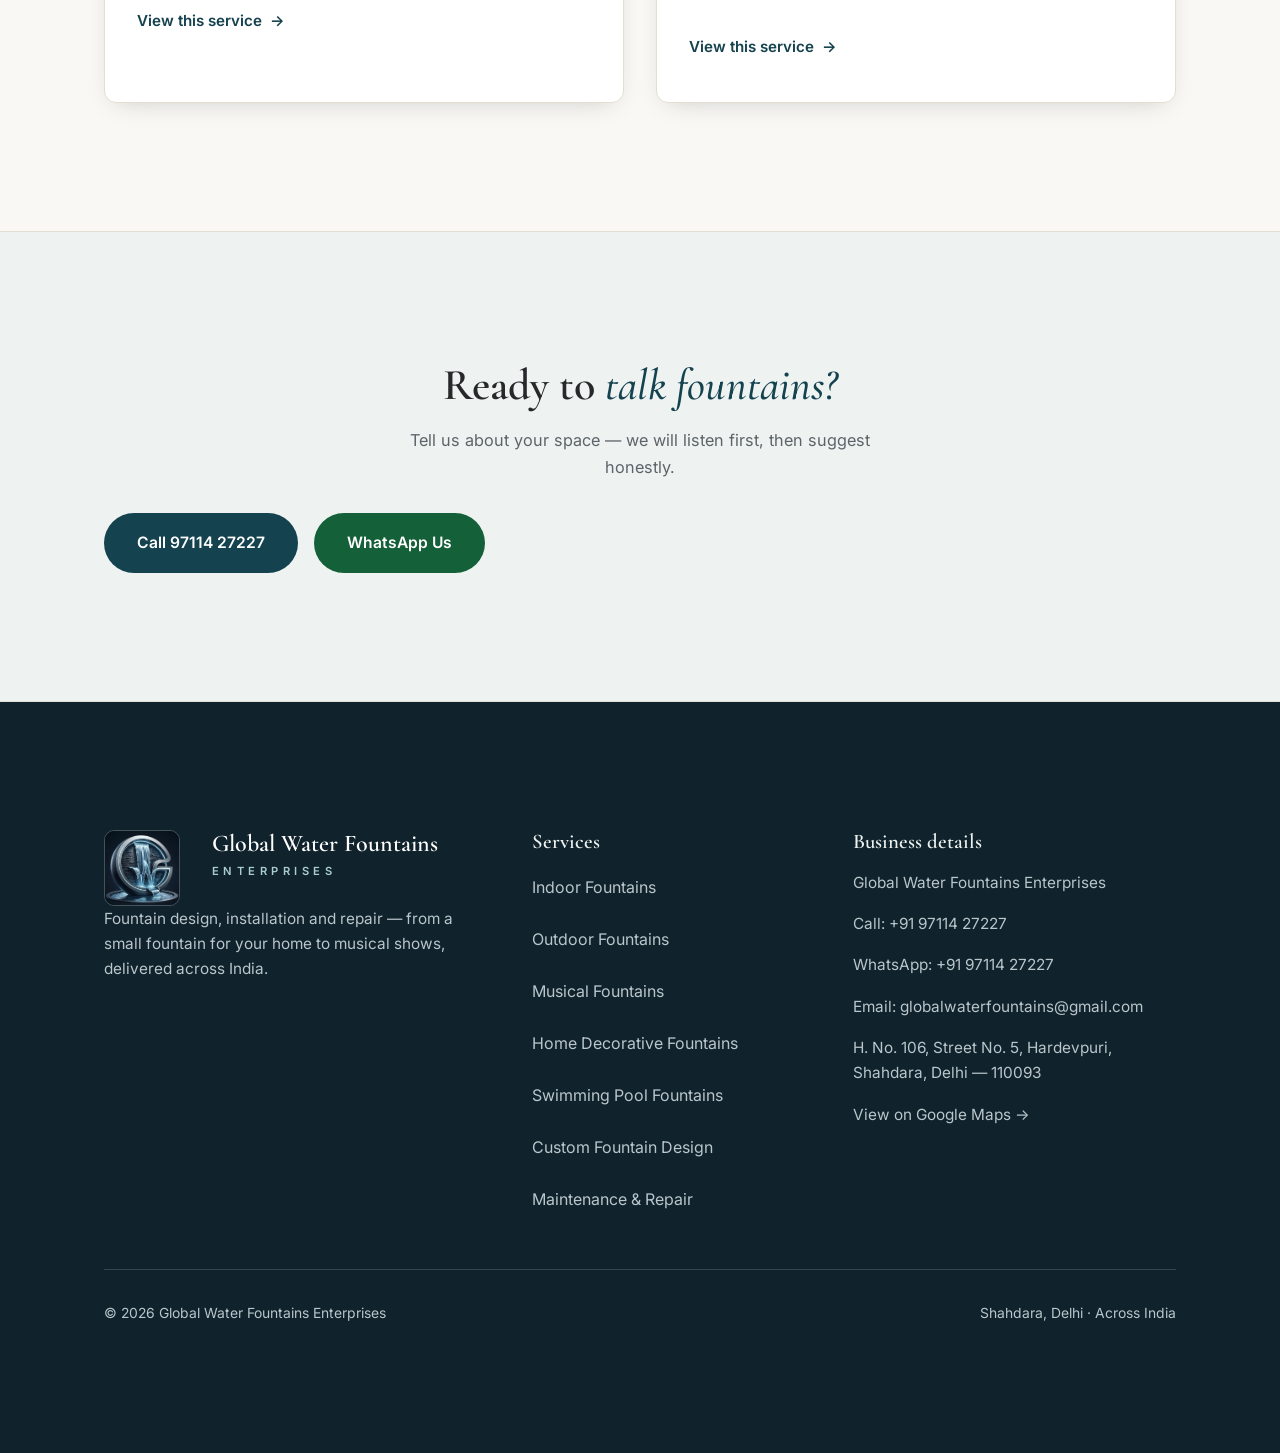
<file: services/home-decorative.html>
<!doctype html>
<html lang="en">
<head>
  <meta charset="utf-8">
  <meta name="viewport" content="width=device-width, initial-scale=1, viewport-fit=cover">
  <title>Home Decorative Fountains | Global Water Fountains</title>
  <meta name="description" content="Small self-contained decorative fountains for living rooms, balconies and pooja spaces. No plumbing, no civil work — just fill and plug in.">
  <meta name="theme-color" content="#faf8f4">
  <link rel="canonical" href="https://gangesh8800.github.io/fountain/services/home-decorative.html">
  <meta property="og:title" content="Home Decorative Fountains | Global Water Fountains">
  <meta property="og:description" content="Small self-contained decorative fountains for living rooms, balconies and pooja spaces. No plumbing, no civil work — just fill and plug in.">
  <meta property="og:type" content="website">
  <meta property="og:url" content="https://gangesh8800.github.io/fountain/services/home-decorative.html">
  <meta property="og:image" content="https://gangesh8800.github.io/fountain/assets/og-image.jpg">
  <meta property="og:image:width" content="1200">
  <meta property="og:image:height" content="630">
  <link rel="icon" href="../assets/images/logo.jpg">
  <link rel="preconnect" href="https://fonts.googleapis.com">
  <link rel="preconnect" href="https://fonts.gstatic.com" crossorigin>
  <link href="https://fonts.googleapis.com/css2?family=Cormorant+Garamond:ital,wght@0,500;0,600;1,500;1,600&amp;family=Inter:wght@400;500;600&amp;display=swap" rel="stylesheet">
  <link rel="stylesheet" href="../css/base.css">
  <link rel="stylesheet" href="../css/layout.css">
  <link rel="stylesheet" href="../css/components.css">
  <script defer src="../js/main.js"></script>
  <script defer src="../js/faq.js"></script>
  <script defer src="../js/enquiry.js"></script>
<script type="application/ld+json">
{"@context": "https://schema.org", "@type": "LocalBusiness", "name": "Global Water Fountains Enterprises", "telephone": "+91-97114-27227", "email": "globalwaterfountains@gmail.com", "address": {"@type": "PostalAddress", "streetAddress": "H. No. 106, Street No. 5, Hardevpuri", "addressLocality": "Shahdara, Delhi", "postalCode": "110093", "addressCountry": "IN"}, "areaServed": "India", "url": "https://gangesh8800.github.io/fountain/"}
</script>
</head>
<body>
<header class="site-header">
  <div class="wrap nav">
    <a class="brand" href="../index.html" aria-label="Global Water Fountains Enterprises — home">
      <img class="brand-logo" src="../assets/images/logo.jpg" alt="Global Water Fountains Enterprises logo" width="1170" height="700">
      <span><b>Global Water Fountains</b><small>Enterprises</small></span>
    </a>
    <button class="nav-toggle" type="button" aria-expanded="false" aria-controls="main-nav" aria-label="Open menu">
      <img src="../assets/icons/menu.svg" alt="" width="24" height="24">
    </button>
    <nav class="nav-links" id="main-nav" aria-label="Main navigation">
      <a href="../index.html">Home</a>
      <a href="../services.html" class="active" aria-current="page">Services</a>
      <a href="../projects.html">Projects</a>
      <a href="../about.html">About</a>
      <a href="../contact.html">Contact</a>
      <a class="nav-call" href="tel:+919711427227">Call 97114 27227</a>
    </nav>
  </div>
</header>

<main>

  <section class="page-hero" aria-label="Services">
    <div class="wrap reveal">
      <h1>Home Decorative Fountains</h1>
      <p class="lede">Small, self-contained pieces for living rooms, balconies and pooja spaces. No plumbing, no civil work — just fill and plug in.</p>
    </div>
  </section>
  <section class="detail" aria-label="Home Decorative Fountains">
    <div class="wrap detail-grid">
      <figure class="detail-photo reveal"><img src="../assets/images/services/home-decorative.jpg" alt="A small decorative tabletop fountain with cascading bowls on a wooden table at home" width="755" height="1024" loading="lazy"></figure>
      <div class="detail-copy reveal">
        <h2>What it <em>includes</em></h2>
        <ul class="detail-list">
          <li>Small, self-contained tabletop and floor pieces</li>
          <li>No plumbing, no civil work — just fill and plug in</li>
          <li>Quiet running, made for everyday use at home</li>
          <li>Help choosing the right size for your space</li>
        </ul>
        <h2>Ideal <em>for</em></h2>
        <p>Living rooms, bedrooms, balconies, corners and pooja spaces — including tabletop and desk pieces.</p>
        <h2>How it <em>works</em></h2>
        <p>We start with a call or WhatsApp message about your space. For larger projects, we travel to survey the site in person. You get a design and an itemised quotation, so you can see exactly what you are paying for — then our own team builds it, starts it with you, and stays in touch afterwards.</p>
        <div class="hero-actions detail-actions">
          <a class="btn btn-call" href="tel:+919711427227">Call 97114 27227</a>
          <a class="btn btn-wa" href="../contact.html?service=Home%20Decorative%20Fountain" data-service="Home Decorative Fountain">Enquire About This Service</a>
        </div>
      </div>
    </div>
  </section>

  <section aria-label="Other services">
    <div class="wrap">
      <div class="sec-head reveal">
        <h2>More of what we <em>build</em></h2>
      </div>
      <div class="svc-grid">
        <article class="svc reveal">
          <figure><a href="indoor.html"><img src="../assets/images/services/indoor.jpg" alt="An illuminated indoor water wall in a hotel lobby" width="700" height="1249" loading="lazy"></a></figure>
          <div class="svc-body">
            <h3><a href="indoor.html">Indoor Fountains</a></h3>
            <p>Water walls and quiet features for lobbies, living rooms and offices. Clean, safe and made to run indoors every day.</p>
            <a class="svc-link" href="indoor.html">View this service <span aria-hidden="true">&rarr;</span></a>
          </div>
        </article>
        <article class="svc reveal">
          <figure><a href="outdoor.html"><img src="../assets/images/services/outdoor.jpg" alt="A classic two-tier stone fountain in a garden courtyard" width="720" height="815" loading="lazy"></a></figure>
          <div class="svc-body">
            <h3><a href="outdoor.html">Outdoor Fountains</a></h3>
            <p>Centrepieces for gardens, farmhouses and entrances. Built to handle Indian summers and monsoons.</p>
            <a class="svc-link" href="outdoor.html">View this service <span aria-hidden="true">&rarr;</span></a>
          </div>
        </article>
        <article class="svc reveal">
          <figure><a href="musical.html"><img src="../assets/images/services/musical.jpg" alt="A musical dancing fountain with colourful illuminated jets at night" width="1000" height="648" loading="lazy"></a></figure>
          <div class="svc-body">
            <h3><a href="musical.html">Musical Fountains</a></h3>
            <p>Water that moves with music — choreographed jets, colour and sound, programmed into a show people gather to watch.</p>
            <a class="svc-link" href="musical.html">View this service <span aria-hidden="true">&rarr;</span></a>
          </div>
        </article>
        <article class="svc reveal">
          <figure><a href="swimming-pool.html"><img src="../assets/images/services/swimming-pool.jpg" alt="An ornate fountain in the centre of a luxury resort swimming pool" width="700" height="500" loading="lazy"></a></figure>
          <div class="svc-body">
            <h3><a href="swimming-pool.html">Swimming Pool Fountains</a></h3>
            <p>Jets, cascades and centrepieces in the water itself — for hotel, resort and club pools, and for private pools at home.</p>
            <a class="svc-link" href="swimming-pool.html">View this service <span aria-hidden="true">&rarr;</span></a>
          </div>
        </article>
        <article class="svc reveal">
          <figure><a href="custom.html"><img src="../assets/images/services/custom.jpg" alt="A custom stainless steel rain-curtain water feature outside a modern home" width="1000" height="666" loading="lazy"></a></figure>
          <div class="svc-body">
            <h3><a href="custom.html">Custom Fountain Design</a></h3>
            <p>A fountain designed only for your site — an unusual shape, a rain curtain, a family emblem in water. If you can picture it, we will engineer it.</p>
            <a class="svc-link" href="custom.html">View this service <span aria-hidden="true">&rarr;</span></a>
          </div>
        </article>
        <article class="svc reveal">
          <figure><a href="maintenance-repair.html"><img src="../assets/images/services/maintenance-repair.jpg" alt="A technician fitting an underwater fountain light during a maintenance visit" width="800" height="600" loading="lazy"></a></figure>
          <div class="svc-body">
            <h3><a href="maintenance-repair.html">Maintenance & Repair</a></h3>
            <p>Pumps, nozzles, lights, leaks and waterproofing — repaired on fountains of any make, not just our own. We also offer annual maintenance contracts, so yours never stays stopped for long.</p>
            <a class="svc-link" href="maintenance-repair.html">View this service <span aria-hidden="true">&rarr;</span></a>
          </div>
        </article>
      </div>
    </div>
  </section>
  <section class="cta-band" aria-label="Get in touch">
    <div class="wrap reveal">
      <h2>Ready to <em>talk fountains?</em></h2>
      <p>Tell us about your space — we will listen first, then suggest honestly.</p>
      <div class="hero-actions">
        <a class="btn btn-call" href="tel:+919711427227">Call 97114 27227</a>
        <a class="btn btn-wa" href="https://wa.me/919711427227?text=Hello%2C%20I%20want%20to%20enquire%20about%20a%20water%20fountain%20for%20my%20place." target="_blank" rel="noopener">WhatsApp Us</a>
      </div>
    </div>
  </section>

</main>

<footer class="site-footer">
  <div class="wrap">
    <div class="foot-grid">
      <div>
        <div class="foot-brand">
          <img src="../assets/images/logo.jpg" alt="Global Water Fountains Enterprises logo" width="1170" height="700" loading="lazy">
          <span><b>Global Water Fountains</b><small>Enterprises</small></span>
        </div>
        <p class="foot-brand-text">Fountain design, installation and repair — from a small fountain for your home to musical shows, delivered across India.</p>
      </div>
      <div>
        <h3>Services</h3>
        <ul>
          <li><a href="../services/indoor.html">Indoor Fountains</a></li>
          <li><a href="../services/outdoor.html">Outdoor Fountains</a></li>
          <li><a href="../services/musical.html">Musical Fountains</a></li>
          <li><a href="../services/home-decorative.html">Home Decorative Fountains</a></li>
          <li><a href="../services/swimming-pool.html">Swimming Pool Fountains</a></li>
          <li><a href="../services/custom.html">Custom Fountain Design</a></li>
          <li><a href="../services/maintenance-repair.html">Maintenance & Repair</a></li>
        </ul>
      </div>
      <div>
        <h3>Business details</h3>
        <p>Global Water Fountains Enterprises</p>
        <p><a href="tel:+919711427227">Call: +91 97114 27227</a></p>
        <p><a href="https://wa.me/919711427227?text=Hello%2C%20I%20want%20to%20enquire%20about%20a%20water%20fountain%20for%20my%20place." target="_blank" rel="noopener">WhatsApp: +91 97114 27227</a></p>
        <p><a href="mailto:globalwaterfountains@gmail.com">Email: globalwaterfountains@gmail.com</a></p>
        <p>H. No. 106, Street No. 5, Hardevpuri,<br>Shahdara, Delhi — 110093</p>
        <p><a href="https://www.google.com/maps/search/?api=1&amp;query=H.+No.+106,+Street+No.+5,+Hardevpuri,+Shahdara,+Delhi+110093" target="_blank" rel="noopener">View on Google Maps &rarr;</a></p>
      </div>
    </div>
    <div class="foot-bottom">
      <span>&copy; 2026 Global Water Fountains Enterprises</span>
      <span>Shahdara, Delhi · Across India</span>
    </div>
  </div>
</footer>

<!-- Sticky bottom bar (phones) -->
<div class="contact-bar" role="navigation" aria-label="Quick contact">
  <a class="cb-call" href="tel:+919711427227">
    <img src="../assets/icons/call.svg" alt="" width="16" height="16">
    Call
  </a>
  <a class="cb-wa" href="https://wa.me/919711427227?text=Hello%2C%20I%20want%20to%20enquire%20about%20a%20water%20fountain%20for%20my%20place." target="_blank" rel="noopener">
    <img src="../assets/icons/whatsapp.svg" alt="" width="17" height="17">
    WhatsApp
  </a>
</div>

</body>
</html>
</file>
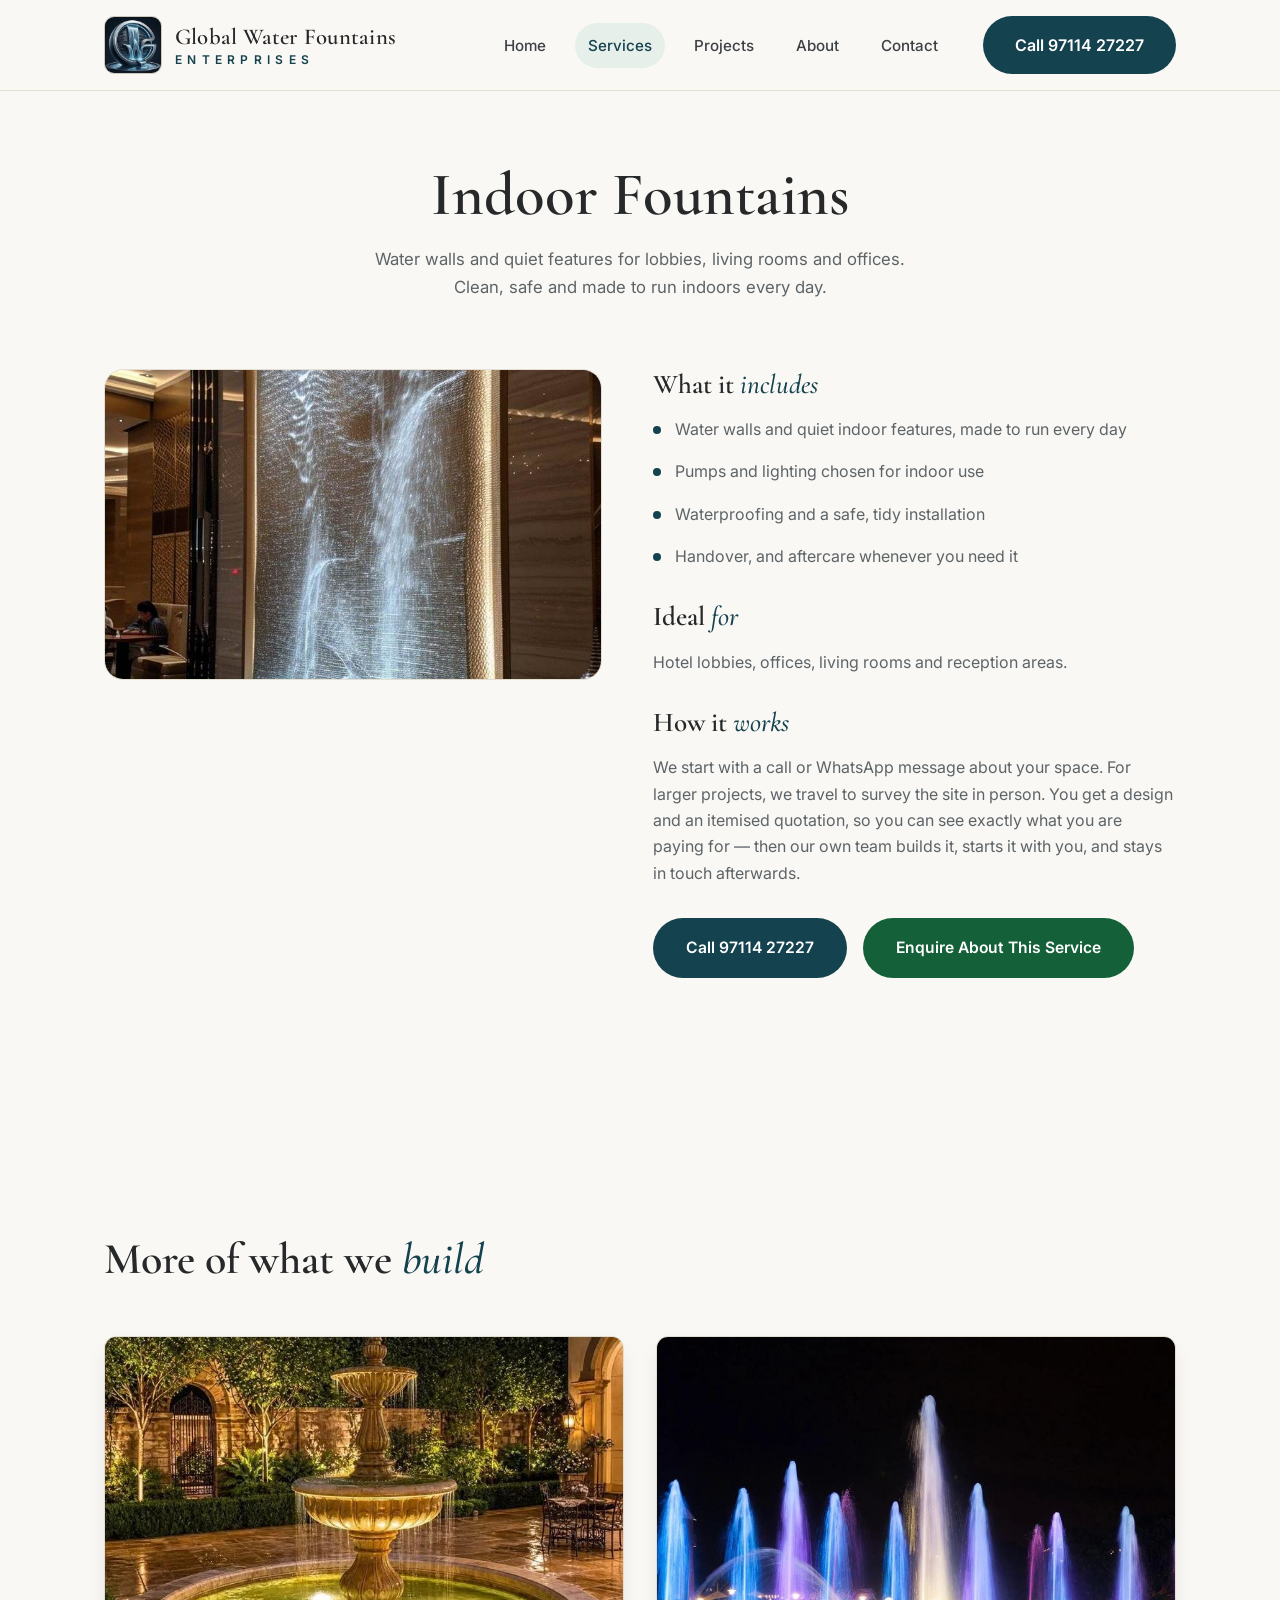
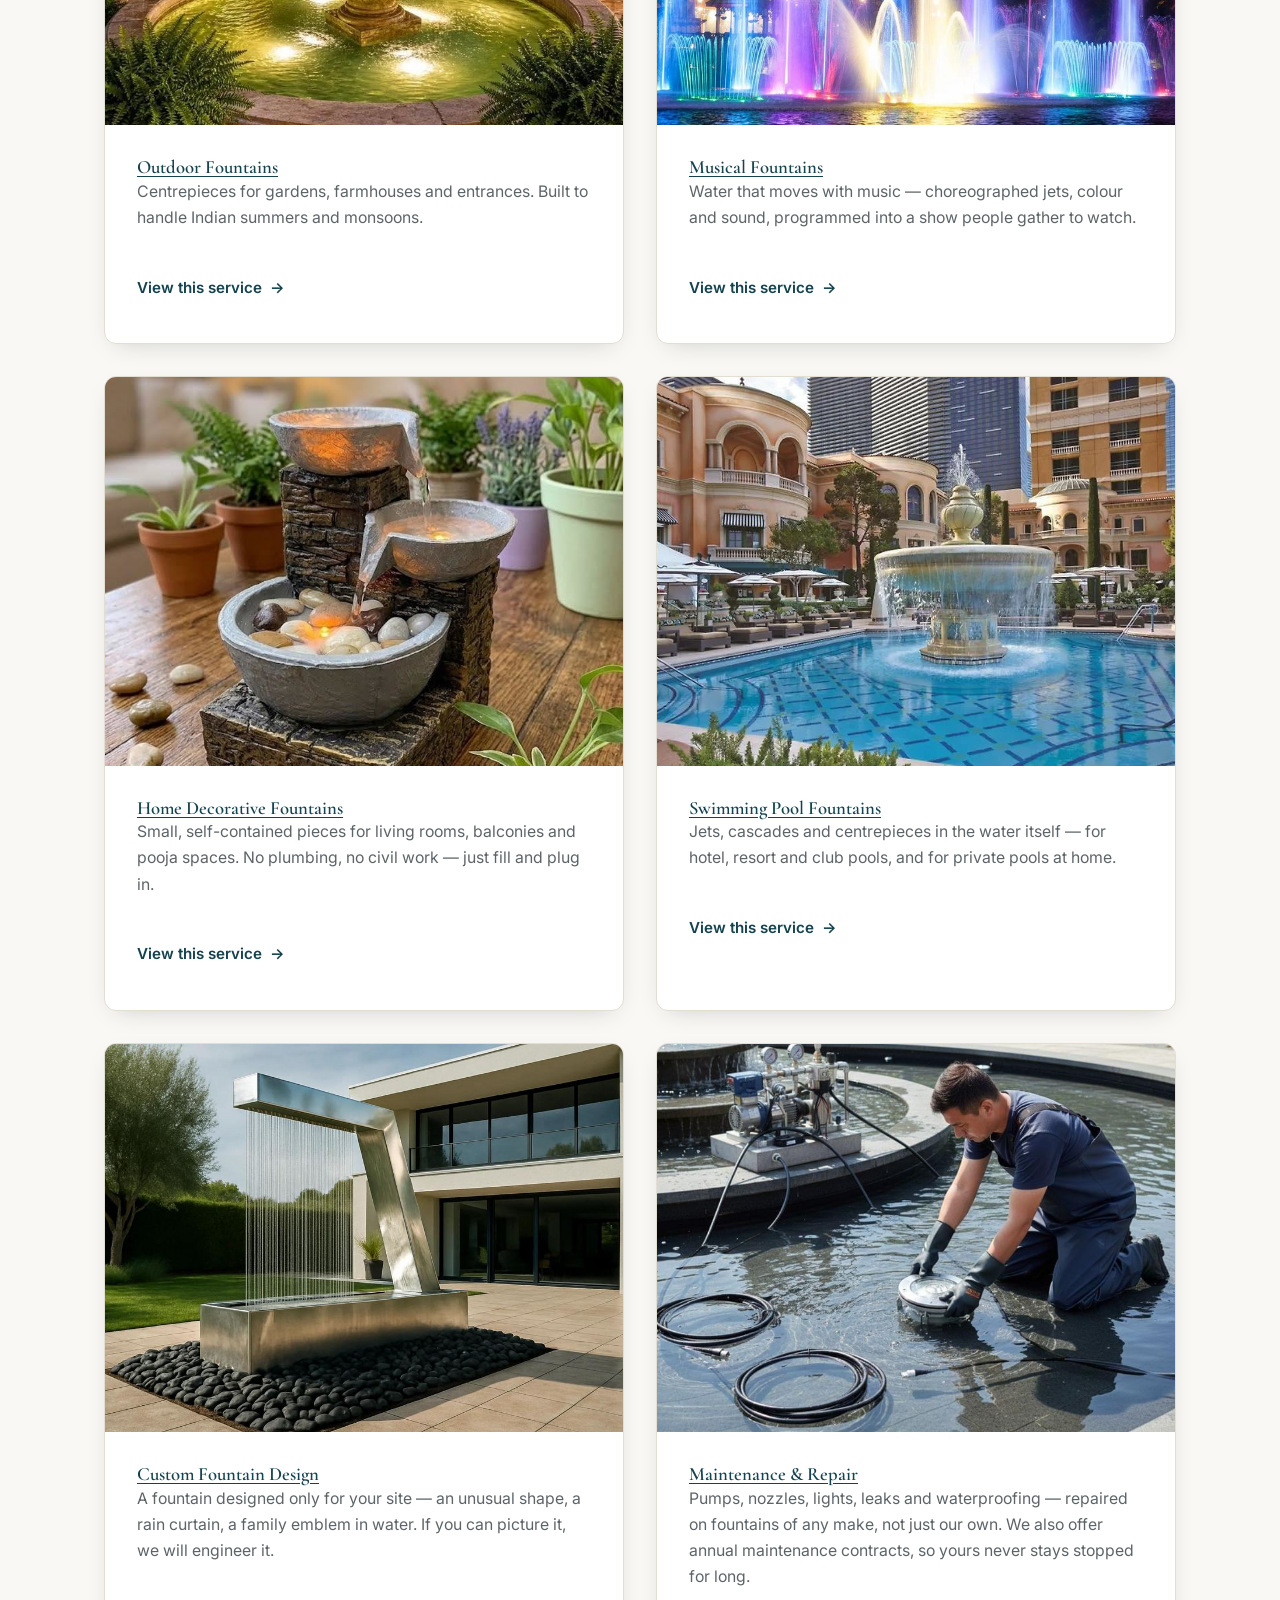
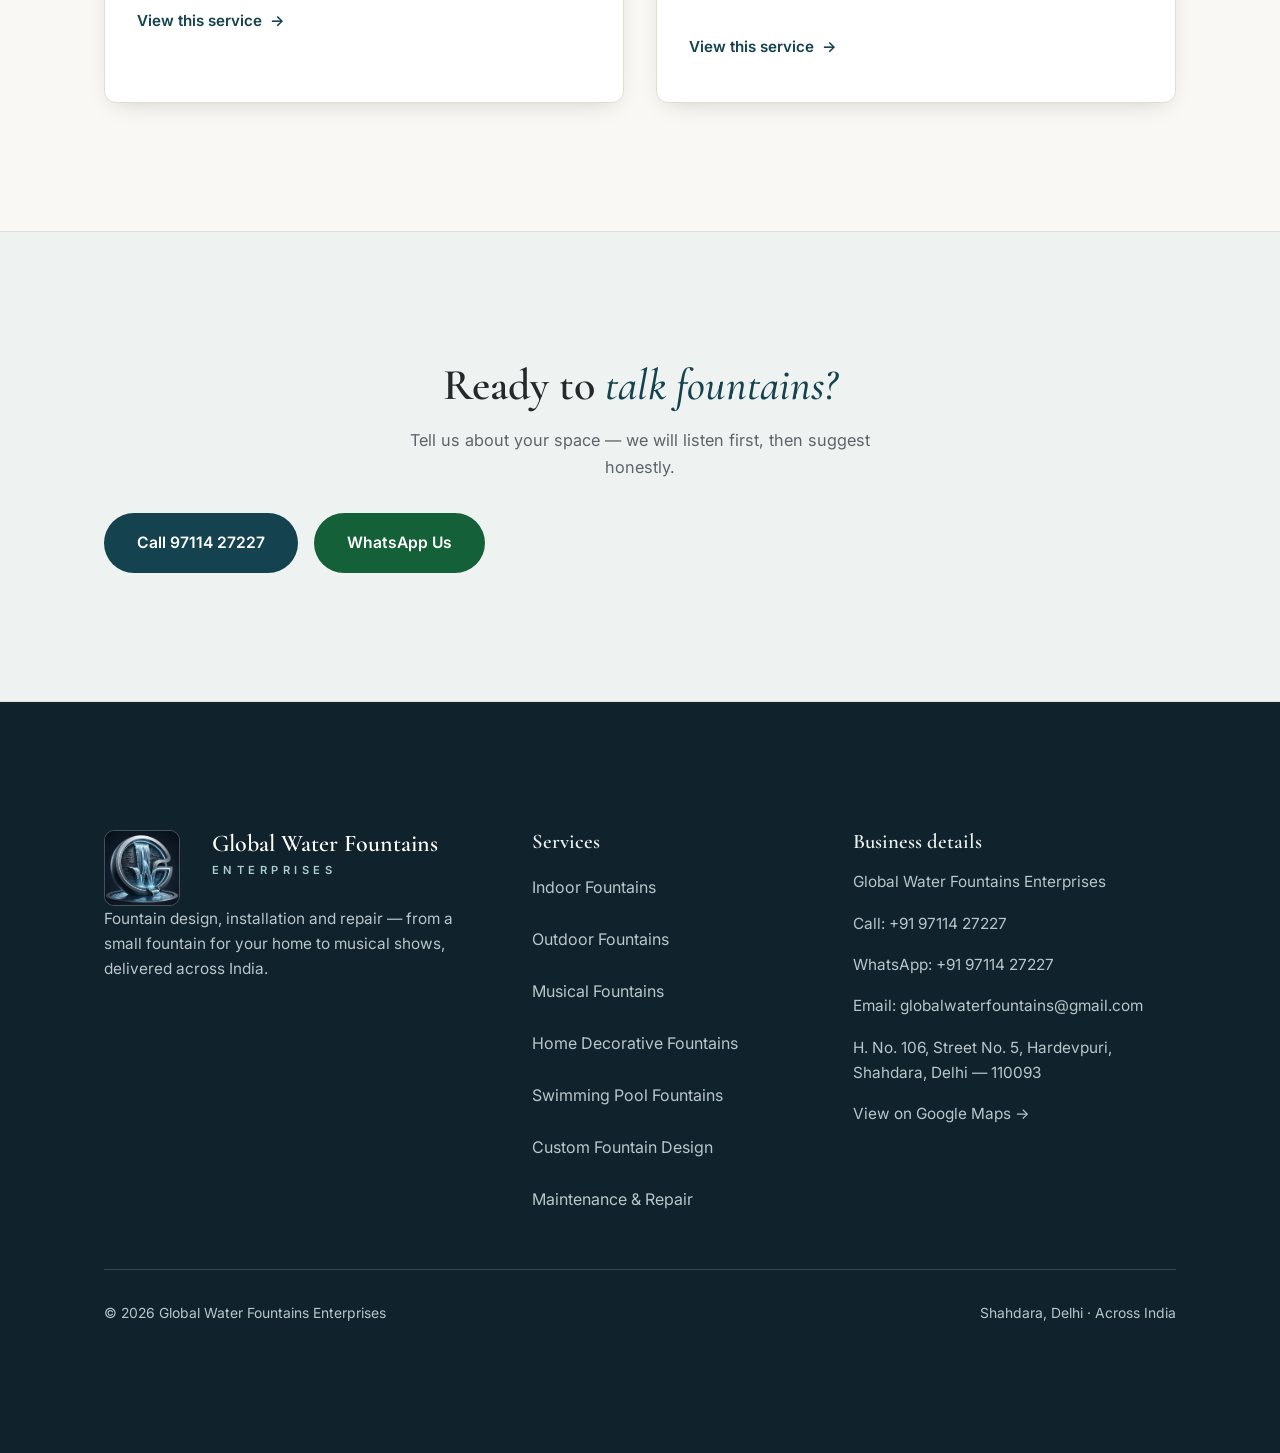
<file: services/indoor.html>
<!doctype html>
<html lang="en">
<head>
  <meta charset="utf-8">
  <meta name="viewport" content="width=device-width, initial-scale=1, viewport-fit=cover">
  <title>Indoor Water Fountains | Global Water Fountains</title>
  <meta name="description" content="Indoor water walls and quiet fountain features for lobbies, living rooms and offices. Clean, safe, made to run indoors every day. Call +91 97114 27227.">
  <meta name="theme-color" content="#faf8f4">
  <link rel="canonical" href="https://gangesh8800.github.io/fountain/services/indoor.html">
  <meta property="og:title" content="Indoor Water Fountains | Global Water Fountains">
  <meta property="og:description" content="Indoor water walls and quiet fountain features for lobbies, living rooms and offices. Clean, safe, made to run indoors every day. Call +91 97114 27227.">
  <meta property="og:type" content="website">
  <meta property="og:url" content="https://gangesh8800.github.io/fountain/services/indoor.html">
  <meta property="og:image" content="https://gangesh8800.github.io/fountain/assets/og-image.jpg">
  <meta property="og:image:width" content="1200">
  <meta property="og:image:height" content="630">
  <link rel="icon" href="../assets/images/logo.jpg">
  <link rel="preconnect" href="https://fonts.googleapis.com">
  <link rel="preconnect" href="https://fonts.gstatic.com" crossorigin>
  <link href="https://fonts.googleapis.com/css2?family=Cormorant+Garamond:ital,wght@0,500;0,600;1,500;1,600&amp;family=Inter:wght@400;500;600&amp;display=swap" rel="stylesheet">
  <link rel="stylesheet" href="../css/base.css">
  <link rel="stylesheet" href="../css/layout.css">
  <link rel="stylesheet" href="../css/components.css">
  <script defer src="../js/main.js"></script>
  <script defer src="../js/faq.js"></script>
  <script defer src="../js/enquiry.js"></script>
<script type="application/ld+json">
{"@context": "https://schema.org", "@type": "LocalBusiness", "name": "Global Water Fountains Enterprises", "telephone": "+91-97114-27227", "email": "globalwaterfountains@gmail.com", "address": {"@type": "PostalAddress", "streetAddress": "H. No. 106, Street No. 5, Hardevpuri", "addressLocality": "Shahdara, Delhi", "postalCode": "110093", "addressCountry": "IN"}, "areaServed": "India", "url": "https://gangesh8800.github.io/fountain/"}
</script>
</head>
<body>
<header class="site-header">
  <div class="wrap nav">
    <a class="brand" href="../index.html" aria-label="Global Water Fountains Enterprises — home">
      <img class="brand-logo" src="../assets/images/logo.jpg" alt="Global Water Fountains Enterprises logo" width="1170" height="700">
      <span><b>Global Water Fountains</b><small>Enterprises</small></span>
    </a>
    <button class="nav-toggle" type="button" aria-expanded="false" aria-controls="main-nav" aria-label="Open menu">
      <img src="../assets/icons/menu.svg" alt="" width="24" height="24">
    </button>
    <nav class="nav-links" id="main-nav" aria-label="Main navigation">
      <a href="../index.html">Home</a>
      <a href="../services.html" class="active" aria-current="page">Services</a>
      <a href="../projects.html">Projects</a>
      <a href="../about.html">About</a>
      <a href="../contact.html">Contact</a>
      <a class="nav-call" href="tel:+919711427227">Call 97114 27227</a>
    </nav>
  </div>
</header>

<main>

  <section class="page-hero" aria-label="Services">
    <div class="wrap reveal">
      <h1>Indoor Fountains</h1>
      <p class="lede">Water walls and quiet features for lobbies, living rooms and offices. Clean, safe and made to run indoors every day.</p>
    </div>
  </section>
  <section class="detail" aria-label="Indoor Fountains">
    <div class="wrap detail-grid">
      <figure class="detail-photo reveal"><img src="../assets/images/services/indoor.jpg" alt="An illuminated indoor water wall in a hotel lobby" width="700" height="1249" loading="lazy"></figure>
      <div class="detail-copy reveal">
        <h2>What it <em>includes</em></h2>
        <ul class="detail-list">
          <li>Water walls and quiet indoor features, made to run every day</li>
          <li>Pumps and lighting chosen for indoor use</li>
          <li>Waterproofing and a safe, tidy installation</li>
          <li>Handover, and aftercare whenever you need it</li>
        </ul>
        <h2>Ideal <em>for</em></h2>
        <p>Hotel lobbies, offices, living rooms and reception areas.</p>
        <h2>How it <em>works</em></h2>
        <p>We start with a call or WhatsApp message about your space. For larger projects, we travel to survey the site in person. You get a design and an itemised quotation, so you can see exactly what you are paying for — then our own team builds it, starts it with you, and stays in touch afterwards.</p>
        <div class="hero-actions detail-actions">
          <a class="btn btn-call" href="tel:+919711427227">Call 97114 27227</a>
          <a class="btn btn-wa" href="../contact.html?service=Indoor%20Water%20Fountain" data-service="Indoor Water Fountain">Enquire About This Service</a>
        </div>
      </div>
    </div>
  </section>

  <section aria-label="Other services">
    <div class="wrap">
      <div class="sec-head reveal">
        <h2>More of what we <em>build</em></h2>
      </div>
      <div class="svc-grid">
        <article class="svc reveal">
          <figure><a href="outdoor.html"><img src="../assets/images/services/outdoor.jpg" alt="A classic two-tier stone fountain in a garden courtyard" width="720" height="815" loading="lazy"></a></figure>
          <div class="svc-body">
            <h3><a href="outdoor.html">Outdoor Fountains</a></h3>
            <p>Centrepieces for gardens, farmhouses and entrances. Built to handle Indian summers and monsoons.</p>
            <a class="svc-link" href="outdoor.html">View this service <span aria-hidden="true">&rarr;</span></a>
          </div>
        </article>
        <article class="svc reveal">
          <figure><a href="musical.html"><img src="../assets/images/services/musical.jpg" alt="A musical dancing fountain with colourful illuminated jets at night" width="1000" height="648" loading="lazy"></a></figure>
          <div class="svc-body">
            <h3><a href="musical.html">Musical Fountains</a></h3>
            <p>Water that moves with music — choreographed jets, colour and sound, programmed into a show people gather to watch.</p>
            <a class="svc-link" href="musical.html">View this service <span aria-hidden="true">&rarr;</span></a>
          </div>
        </article>
        <article class="svc reveal">
          <figure><a href="home-decorative.html"><img src="../assets/images/services/home-decorative.jpg" alt="A small decorative tabletop fountain with cascading bowls on a wooden table at home" width="755" height="1024" loading="lazy"></a></figure>
          <div class="svc-body">
            <h3><a href="home-decorative.html">Home Decorative Fountains</a></h3>
            <p>Small, self-contained pieces for living rooms, balconies and pooja spaces. No plumbing, no civil work — just fill and plug in.</p>
            <a class="svc-link" href="home-decorative.html">View this service <span aria-hidden="true">&rarr;</span></a>
          </div>
        </article>
        <article class="svc reveal">
          <figure><a href="swimming-pool.html"><img src="../assets/images/services/swimming-pool.jpg" alt="An ornate fountain in the centre of a luxury resort swimming pool" width="700" height="500" loading="lazy"></a></figure>
          <div class="svc-body">
            <h3><a href="swimming-pool.html">Swimming Pool Fountains</a></h3>
            <p>Jets, cascades and centrepieces in the water itself — for hotel, resort and club pools, and for private pools at home.</p>
            <a class="svc-link" href="swimming-pool.html">View this service <span aria-hidden="true">&rarr;</span></a>
          </div>
        </article>
        <article class="svc reveal">
          <figure><a href="custom.html"><img src="../assets/images/services/custom.jpg" alt="A custom stainless steel rain-curtain water feature outside a modern home" width="1000" height="666" loading="lazy"></a></figure>
          <div class="svc-body">
            <h3><a href="custom.html">Custom Fountain Design</a></h3>
            <p>A fountain designed only for your site — an unusual shape, a rain curtain, a family emblem in water. If you can picture it, we will engineer it.</p>
            <a class="svc-link" href="custom.html">View this service <span aria-hidden="true">&rarr;</span></a>
          </div>
        </article>
        <article class="svc reveal">
          <figure><a href="maintenance-repair.html"><img src="../assets/images/services/maintenance-repair.jpg" alt="A technician fitting an underwater fountain light during a maintenance visit" width="800" height="600" loading="lazy"></a></figure>
          <div class="svc-body">
            <h3><a href="maintenance-repair.html">Maintenance & Repair</a></h3>
            <p>Pumps, nozzles, lights, leaks and waterproofing — repaired on fountains of any make, not just our own. We also offer annual maintenance contracts, so yours never stays stopped for long.</p>
            <a class="svc-link" href="maintenance-repair.html">View this service <span aria-hidden="true">&rarr;</span></a>
          </div>
        </article>
      </div>
    </div>
  </section>
  <section class="cta-band" aria-label="Get in touch">
    <div class="wrap reveal">
      <h2>Ready to <em>talk fountains?</em></h2>
      <p>Tell us about your space — we will listen first, then suggest honestly.</p>
      <div class="hero-actions">
        <a class="btn btn-call" href="tel:+919711427227">Call 97114 27227</a>
        <a class="btn btn-wa" href="https://wa.me/919711427227?text=Hello%2C%20I%20want%20to%20enquire%20about%20a%20water%20fountain%20for%20my%20place." target="_blank" rel="noopener">WhatsApp Us</a>
      </div>
    </div>
  </section>

</main>

<footer class="site-footer">
  <div class="wrap">
    <div class="foot-grid">
      <div>
        <div class="foot-brand">
          <img src="../assets/images/logo.jpg" alt="Global Water Fountains Enterprises logo" width="1170" height="700" loading="lazy">
          <span><b>Global Water Fountains</b><small>Enterprises</small></span>
        </div>
        <p class="foot-brand-text">Fountain design, installation and repair — from a small fountain for your home to musical shows, delivered across India.</p>
      </div>
      <div>
        <h3>Services</h3>
        <ul>
          <li><a href="../services/indoor.html">Indoor Fountains</a></li>
          <li><a href="../services/outdoor.html">Outdoor Fountains</a></li>
          <li><a href="../services/musical.html">Musical Fountains</a></li>
          <li><a href="../services/home-decorative.html">Home Decorative Fountains</a></li>
          <li><a href="../services/swimming-pool.html">Swimming Pool Fountains</a></li>
          <li><a href="../services/custom.html">Custom Fountain Design</a></li>
          <li><a href="../services/maintenance-repair.html">Maintenance & Repair</a></li>
        </ul>
      </div>
      <div>
        <h3>Business details</h3>
        <p>Global Water Fountains Enterprises</p>
        <p><a href="tel:+919711427227">Call: +91 97114 27227</a></p>
        <p><a href="https://wa.me/919711427227?text=Hello%2C%20I%20want%20to%20enquire%20about%20a%20water%20fountain%20for%20my%20place." target="_blank" rel="noopener">WhatsApp: +91 97114 27227</a></p>
        <p><a href="mailto:globalwaterfountains@gmail.com">Email: globalwaterfountains@gmail.com</a></p>
        <p>H. No. 106, Street No. 5, Hardevpuri,<br>Shahdara, Delhi — 110093</p>
        <p><a href="https://www.google.com/maps/search/?api=1&amp;query=H.+No.+106,+Street+No.+5,+Hardevpuri,+Shahdara,+Delhi+110093" target="_blank" rel="noopener">View on Google Maps &rarr;</a></p>
      </div>
    </div>
    <div class="foot-bottom">
      <span>&copy; 2026 Global Water Fountains Enterprises</span>
      <span>Shahdara, Delhi · Across India</span>
    </div>
  </div>
</footer>

<!-- Sticky bottom bar (phones) -->
<div class="contact-bar" role="navigation" aria-label="Quick contact">
  <a class="cb-call" href="tel:+919711427227">
    <img src="../assets/icons/call.svg" alt="" width="16" height="16">
    Call
  </a>
  <a class="cb-wa" href="https://wa.me/919711427227?text=Hello%2C%20I%20want%20to%20enquire%20about%20a%20water%20fountain%20for%20my%20place." target="_blank" rel="noopener">
    <img src="../assets/icons/whatsapp.svg" alt="" width="17" height="17">
    WhatsApp
  </a>
</div>

</body>
</html>
</file>
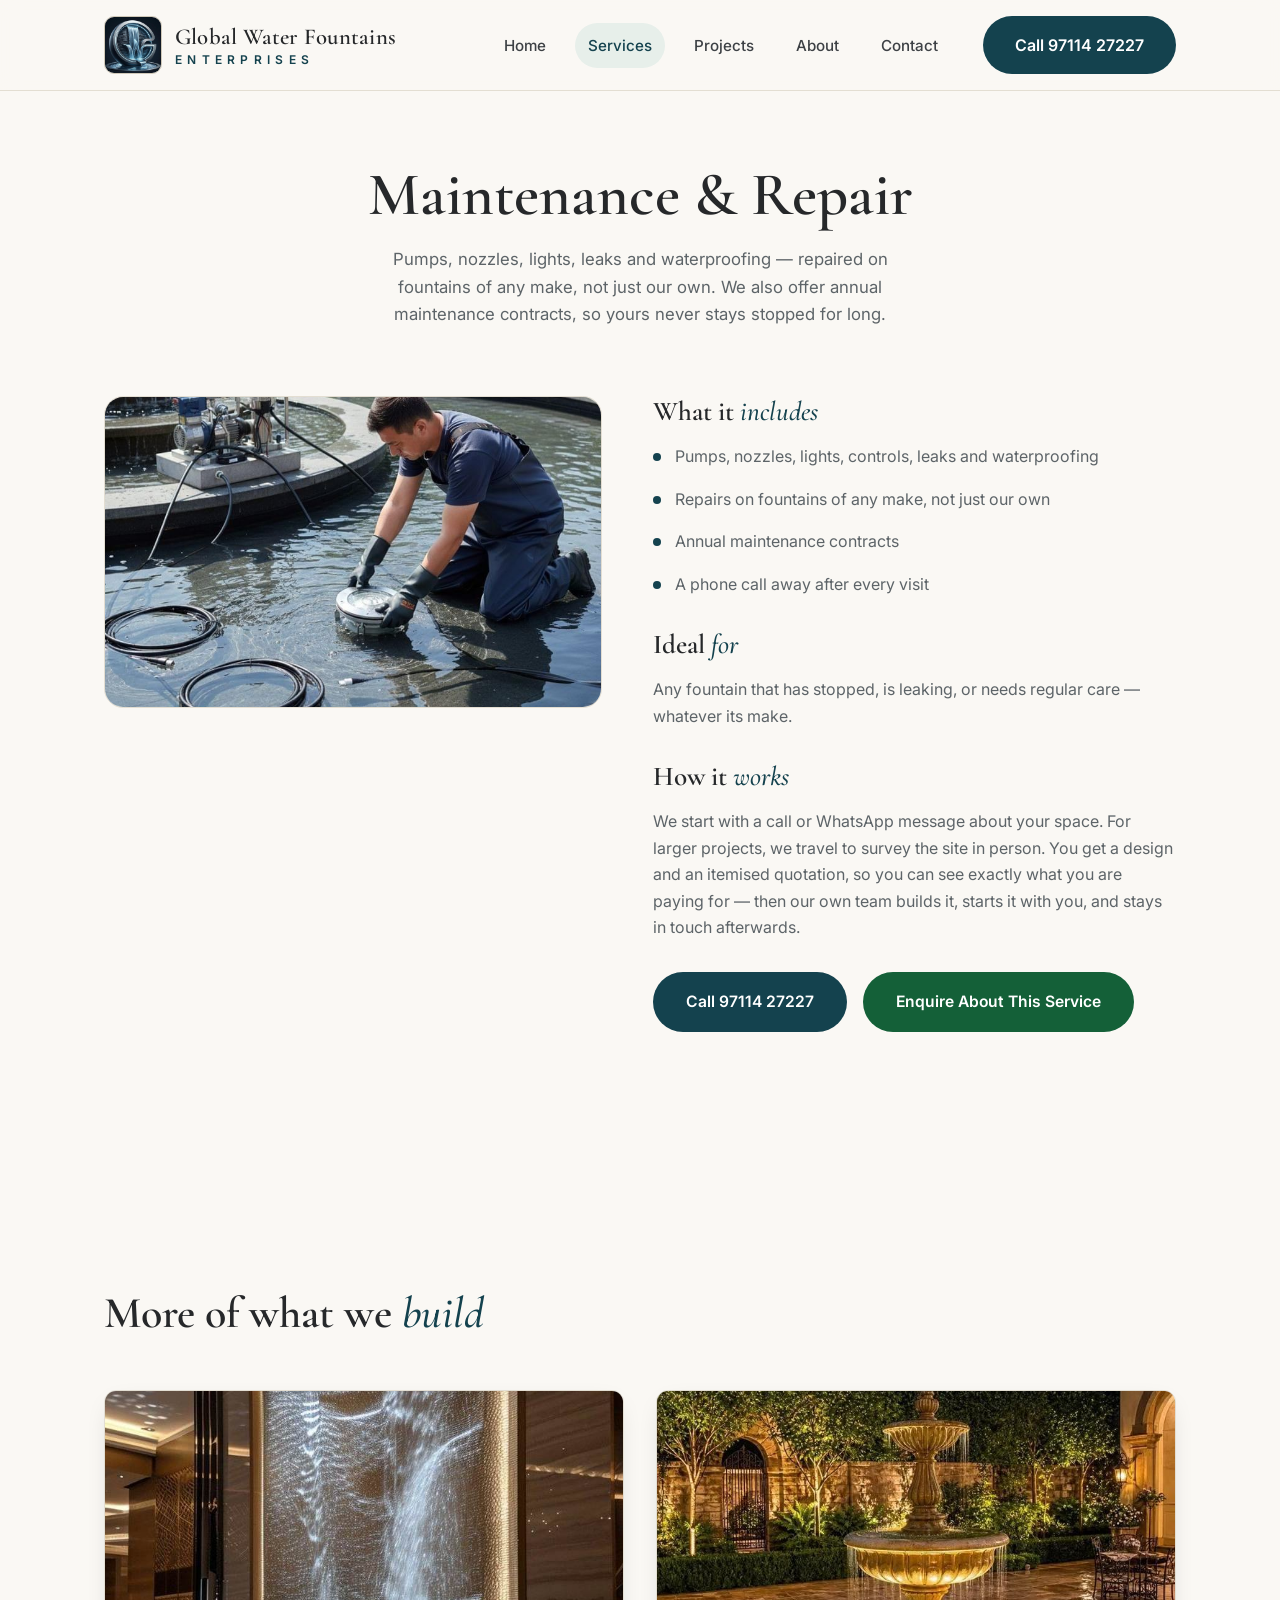
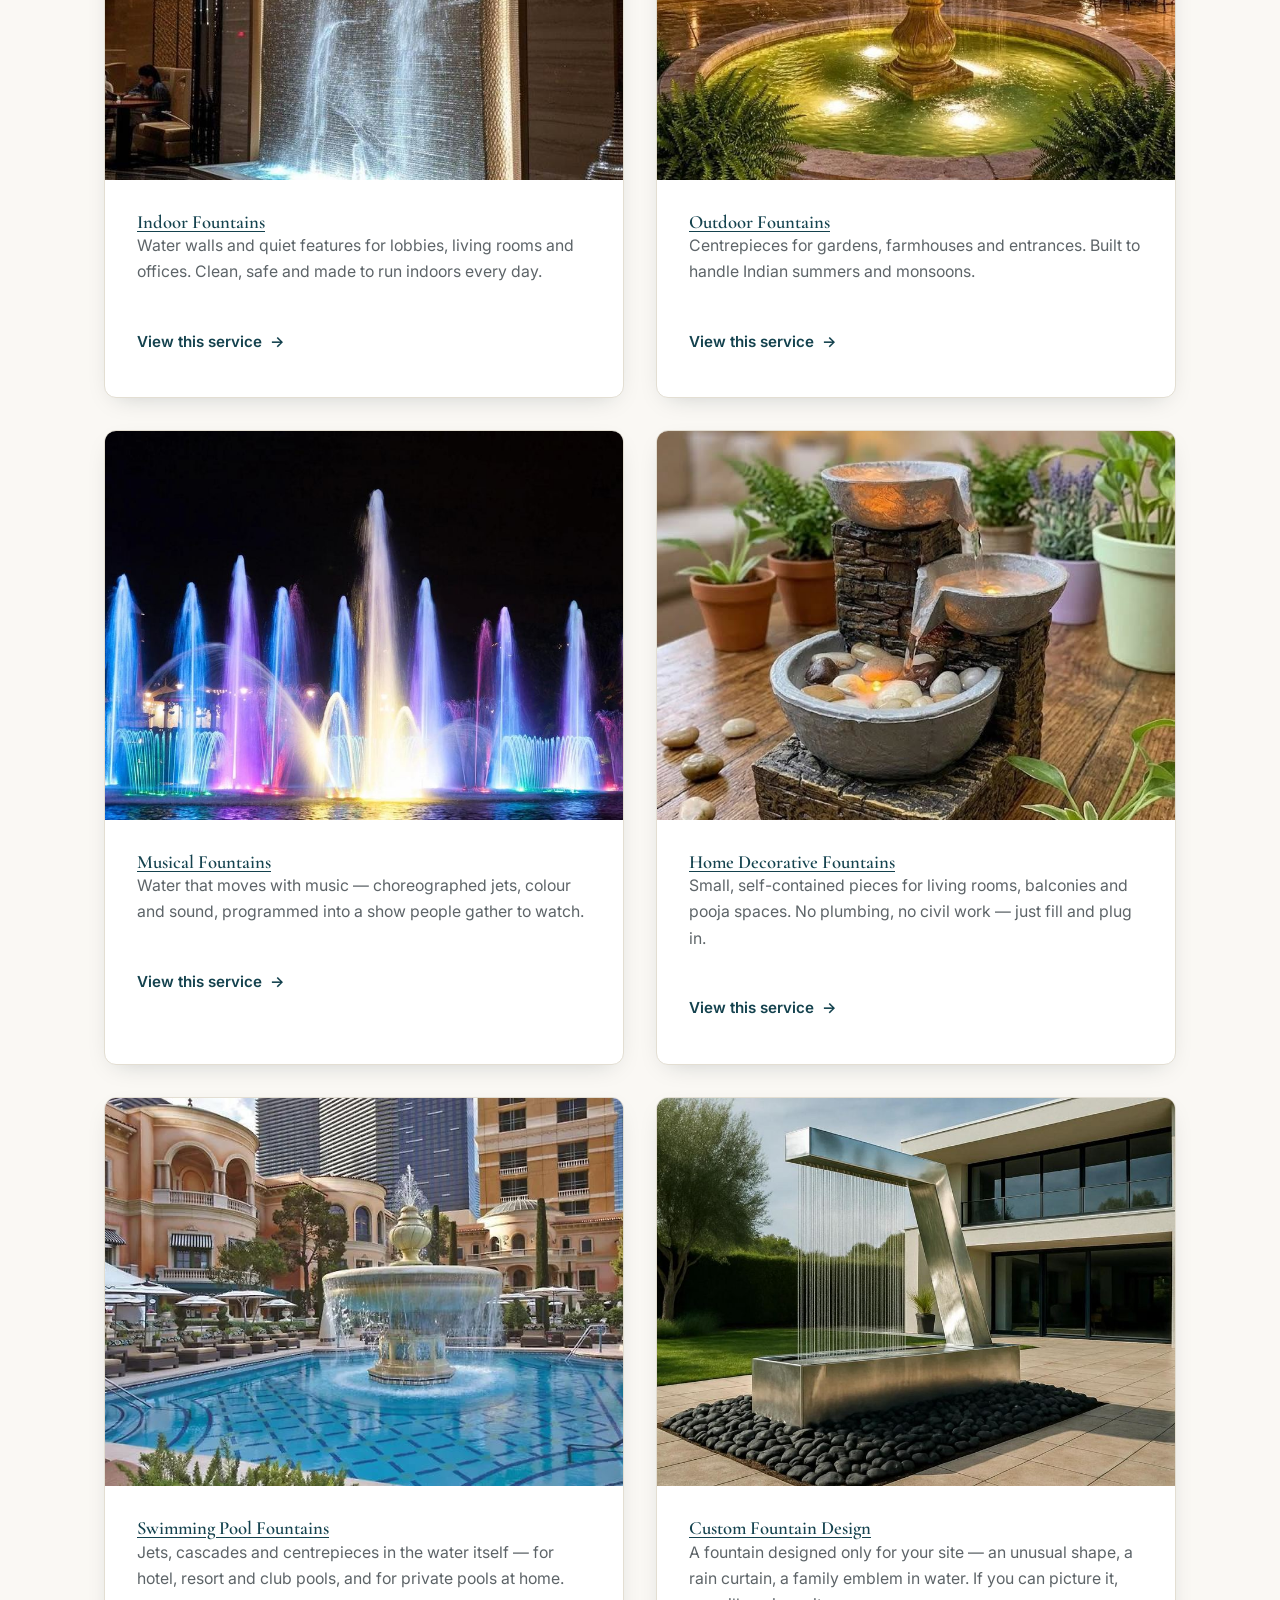
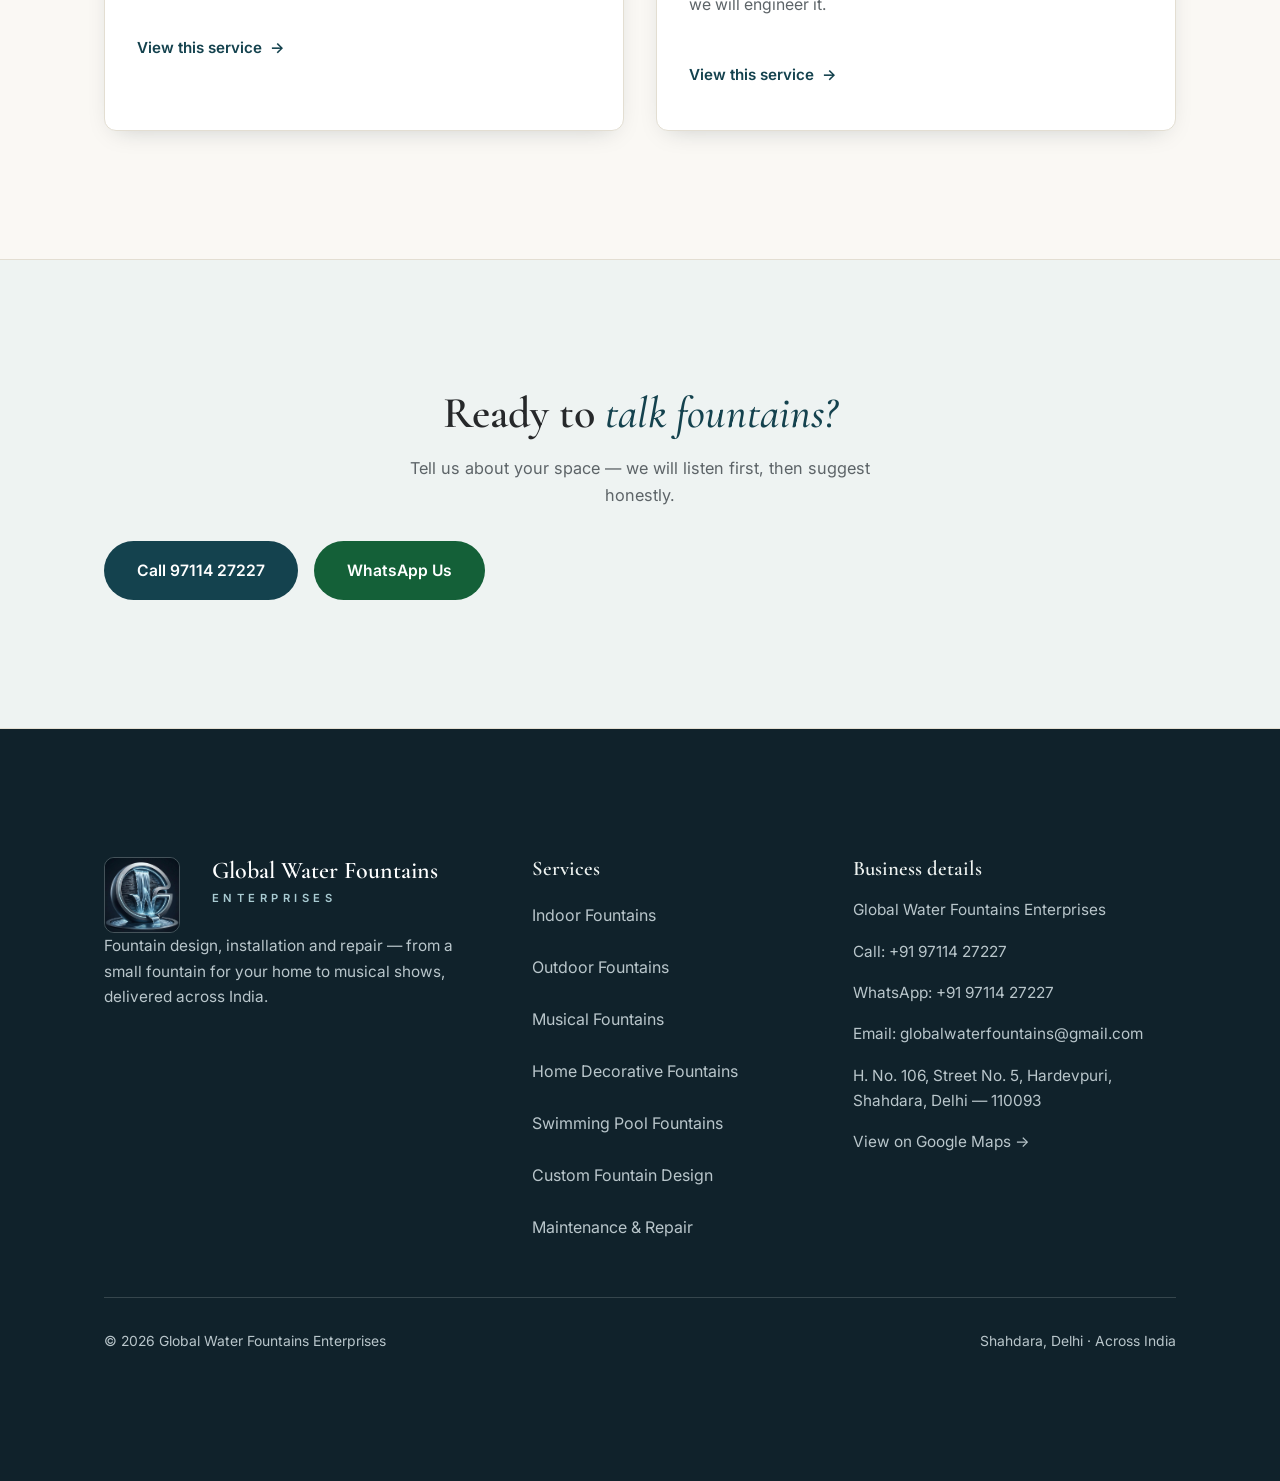
<file: services/maintenance-repair.html>
<!doctype html>
<html lang="en">
<head>
  <meta charset="utf-8">
  <meta name="viewport" content="width=device-width, initial-scale=1, viewport-fit=cover">
  <title>Fountain Maintenance &amp; Repair | Global Water Fountains</title>
  <meta name="description" content="Fountain repair and annual maintenance — pumps, nozzles, lights, leaks and waterproofing, on fountains of any make. Call +91 97114 27227.">
  <meta name="theme-color" content="#faf8f4">
  <link rel="canonical" href="https://gangesh8800.github.io/fountain/services/maintenance-repair.html">
  <meta property="og:title" content="Fountain Maintenance &amp; Repair | Global Water Fountains">
  <meta property="og:description" content="Fountain repair and annual maintenance — pumps, nozzles, lights, leaks and waterproofing, on fountains of any make. Call +91 97114 27227.">
  <meta property="og:type" content="website">
  <meta property="og:url" content="https://gangesh8800.github.io/fountain/services/maintenance-repair.html">
  <meta property="og:image" content="https://gangesh8800.github.io/fountain/assets/og-image.jpg">
  <meta property="og:image:width" content="1200">
  <meta property="og:image:height" content="630">
  <link rel="icon" href="../assets/images/logo.jpg">
  <link rel="preconnect" href="https://fonts.googleapis.com">
  <link rel="preconnect" href="https://fonts.gstatic.com" crossorigin>
  <link href="https://fonts.googleapis.com/css2?family=Cormorant+Garamond:ital,wght@0,500;0,600;1,500;1,600&amp;family=Inter:wght@400;500;600&amp;display=swap" rel="stylesheet">
  <link rel="stylesheet" href="../css/base.css">
  <link rel="stylesheet" href="../css/layout.css">
  <link rel="stylesheet" href="../css/components.css">
  <script defer src="../js/main.js"></script>
  <script defer src="../js/faq.js"></script>
  <script defer src="../js/enquiry.js"></script>
<script type="application/ld+json">
{"@context": "https://schema.org", "@type": "LocalBusiness", "name": "Global Water Fountains Enterprises", "telephone": "+91-97114-27227", "email": "globalwaterfountains@gmail.com", "address": {"@type": "PostalAddress", "streetAddress": "H. No. 106, Street No. 5, Hardevpuri", "addressLocality": "Shahdara, Delhi", "postalCode": "110093", "addressCountry": "IN"}, "areaServed": "India", "url": "https://gangesh8800.github.io/fountain/"}
</script>
</head>
<body>
<header class="site-header">
  <div class="wrap nav">
    <a class="brand" href="../index.html" aria-label="Global Water Fountains Enterprises — home">
      <img class="brand-logo" src="../assets/images/logo.jpg" alt="Global Water Fountains Enterprises logo" width="1170" height="700">
      <span><b>Global Water Fountains</b><small>Enterprises</small></span>
    </a>
    <button class="nav-toggle" type="button" aria-expanded="false" aria-controls="main-nav" aria-label="Open menu">
      <img src="../assets/icons/menu.svg" alt="" width="24" height="24">
    </button>
    <nav class="nav-links" id="main-nav" aria-label="Main navigation">
      <a href="../index.html">Home</a>
      <a href="../services.html" class="active" aria-current="page">Services</a>
      <a href="../projects.html">Projects</a>
      <a href="../about.html">About</a>
      <a href="../contact.html">Contact</a>
      <a class="nav-call" href="tel:+919711427227">Call 97114 27227</a>
    </nav>
  </div>
</header>

<main>

  <section class="page-hero" aria-label="Services">
    <div class="wrap reveal">
      <h1>Maintenance & Repair</h1>
      <p class="lede">Pumps, nozzles, lights, leaks and waterproofing — repaired on fountains of any make, not just our own. We also offer annual maintenance contracts, so yours never stays stopped for long.</p>
    </div>
  </section>
  <section class="detail" aria-label="Maintenance & Repair">
    <div class="wrap detail-grid">
      <figure class="detail-photo reveal"><img src="../assets/images/services/maintenance-repair.jpg" alt="A technician fitting an underwater fountain light during a maintenance visit" width="800" height="600" loading="lazy"></figure>
      <div class="detail-copy reveal">
        <h2>What it <em>includes</em></h2>
        <ul class="detail-list">
          <li>Pumps, nozzles, lights, controls, leaks and waterproofing</li>
          <li>Repairs on fountains of any make, not just our own</li>
          <li>Annual maintenance contracts</li>
          <li>A phone call away after every visit</li>
        </ul>
        <h2>Ideal <em>for</em></h2>
        <p>Any fountain that has stopped, is leaking, or needs regular care — whatever its make.</p>
        <h2>How it <em>works</em></h2>
        <p>We start with a call or WhatsApp message about your space. For larger projects, we travel to survey the site in person. You get a design and an itemised quotation, so you can see exactly what you are paying for — then our own team builds it, starts it with you, and stays in touch afterwards.</p>
        <div class="hero-actions detail-actions">
          <a class="btn btn-call" href="tel:+919711427227">Call 97114 27227</a>
          <a class="btn btn-wa" href="../contact.html?service=Maintenance%20%26%20Repair" data-service="Maintenance & Repair">Enquire About This Service</a>
        </div>
      </div>
    </div>
  </section>

  <section aria-label="Other services">
    <div class="wrap">
      <div class="sec-head reveal">
        <h2>More of what we <em>build</em></h2>
      </div>
      <div class="svc-grid">
        <article class="svc reveal">
          <figure><a href="indoor.html"><img src="../assets/images/services/indoor.jpg" alt="An illuminated indoor water wall in a hotel lobby" width="700" height="1249" loading="lazy"></a></figure>
          <div class="svc-body">
            <h3><a href="indoor.html">Indoor Fountains</a></h3>
            <p>Water walls and quiet features for lobbies, living rooms and offices. Clean, safe and made to run indoors every day.</p>
            <a class="svc-link" href="indoor.html">View this service <span aria-hidden="true">&rarr;</span></a>
          </div>
        </article>
        <article class="svc reveal">
          <figure><a href="outdoor.html"><img src="../assets/images/services/outdoor.jpg" alt="A classic two-tier stone fountain in a garden courtyard" width="720" height="815" loading="lazy"></a></figure>
          <div class="svc-body">
            <h3><a href="outdoor.html">Outdoor Fountains</a></h3>
            <p>Centrepieces for gardens, farmhouses and entrances. Built to handle Indian summers and monsoons.</p>
            <a class="svc-link" href="outdoor.html">View this service <span aria-hidden="true">&rarr;</span></a>
          </div>
        </article>
        <article class="svc reveal">
          <figure><a href="musical.html"><img src="../assets/images/services/musical.jpg" alt="A musical dancing fountain with colourful illuminated jets at night" width="1000" height="648" loading="lazy"></a></figure>
          <div class="svc-body">
            <h3><a href="musical.html">Musical Fountains</a></h3>
            <p>Water that moves with music — choreographed jets, colour and sound, programmed into a show people gather to watch.</p>
            <a class="svc-link" href="musical.html">View this service <span aria-hidden="true">&rarr;</span></a>
          </div>
        </article>
        <article class="svc reveal">
          <figure><a href="home-decorative.html"><img src="../assets/images/services/home-decorative.jpg" alt="A small decorative tabletop fountain with cascading bowls on a wooden table at home" width="755" height="1024" loading="lazy"></a></figure>
          <div class="svc-body">
            <h3><a href="home-decorative.html">Home Decorative Fountains</a></h3>
            <p>Small, self-contained pieces for living rooms, balconies and pooja spaces. No plumbing, no civil work — just fill and plug in.</p>
            <a class="svc-link" href="home-decorative.html">View this service <span aria-hidden="true">&rarr;</span></a>
          </div>
        </article>
        <article class="svc reveal">
          <figure><a href="swimming-pool.html"><img src="../assets/images/services/swimming-pool.jpg" alt="An ornate fountain in the centre of a luxury resort swimming pool" width="700" height="500" loading="lazy"></a></figure>
          <div class="svc-body">
            <h3><a href="swimming-pool.html">Swimming Pool Fountains</a></h3>
            <p>Jets, cascades and centrepieces in the water itself — for hotel, resort and club pools, and for private pools at home.</p>
            <a class="svc-link" href="swimming-pool.html">View this service <span aria-hidden="true">&rarr;</span></a>
          </div>
        </article>
        <article class="svc reveal">
          <figure><a href="custom.html"><img src="../assets/images/services/custom.jpg" alt="A custom stainless steel rain-curtain water feature outside a modern home" width="1000" height="666" loading="lazy"></a></figure>
          <div class="svc-body">
            <h3><a href="custom.html">Custom Fountain Design</a></h3>
            <p>A fountain designed only for your site — an unusual shape, a rain curtain, a family emblem in water. If you can picture it, we will engineer it.</p>
            <a class="svc-link" href="custom.html">View this service <span aria-hidden="true">&rarr;</span></a>
          </div>
        </article>
      </div>
    </div>
  </section>
  <section class="cta-band" aria-label="Get in touch">
    <div class="wrap reveal">
      <h2>Ready to <em>talk fountains?</em></h2>
      <p>Tell us about your space — we will listen first, then suggest honestly.</p>
      <div class="hero-actions">
        <a class="btn btn-call" href="tel:+919711427227">Call 97114 27227</a>
        <a class="btn btn-wa" href="https://wa.me/919711427227?text=Hello%2C%20I%20want%20to%20enquire%20about%20a%20water%20fountain%20for%20my%20place." target="_blank" rel="noopener">WhatsApp Us</a>
      </div>
    </div>
  </section>

</main>

<footer class="site-footer">
  <div class="wrap">
    <div class="foot-grid">
      <div>
        <div class="foot-brand">
          <img src="../assets/images/logo.jpg" alt="Global Water Fountains Enterprises logo" width="1170" height="700" loading="lazy">
          <span><b>Global Water Fountains</b><small>Enterprises</small></span>
        </div>
        <p class="foot-brand-text">Fountain design, installation and repair — from a small fountain for your home to musical shows, delivered across India.</p>
      </div>
      <div>
        <h3>Services</h3>
        <ul>
          <li><a href="../services/indoor.html">Indoor Fountains</a></li>
          <li><a href="../services/outdoor.html">Outdoor Fountains</a></li>
          <li><a href="../services/musical.html">Musical Fountains</a></li>
          <li><a href="../services/home-decorative.html">Home Decorative Fountains</a></li>
          <li><a href="../services/swimming-pool.html">Swimming Pool Fountains</a></li>
          <li><a href="../services/custom.html">Custom Fountain Design</a></li>
          <li><a href="../services/maintenance-repair.html">Maintenance & Repair</a></li>
        </ul>
      </div>
      <div>
        <h3>Business details</h3>
        <p>Global Water Fountains Enterprises</p>
        <p><a href="tel:+919711427227">Call: +91 97114 27227</a></p>
        <p><a href="https://wa.me/919711427227?text=Hello%2C%20I%20want%20to%20enquire%20about%20a%20water%20fountain%20for%20my%20place." target="_blank" rel="noopener">WhatsApp: +91 97114 27227</a></p>
        <p><a href="mailto:globalwaterfountains@gmail.com">Email: globalwaterfountains@gmail.com</a></p>
        <p>H. No. 106, Street No. 5, Hardevpuri,<br>Shahdara, Delhi — 110093</p>
        <p><a href="https://www.google.com/maps/search/?api=1&amp;query=H.+No.+106,+Street+No.+5,+Hardevpuri,+Shahdara,+Delhi+110093" target="_blank" rel="noopener">View on Google Maps &rarr;</a></p>
      </div>
    </div>
    <div class="foot-bottom">
      <span>&copy; 2026 Global Water Fountains Enterprises</span>
      <span>Shahdara, Delhi · Across India</span>
    </div>
  </div>
</footer>

<!-- Sticky bottom bar (phones) -->
<div class="contact-bar" role="navigation" aria-label="Quick contact">
  <a class="cb-call" href="tel:+919711427227">
    <img src="../assets/icons/call.svg" alt="" width="16" height="16">
    Call
  </a>
  <a class="cb-wa" href="https://wa.me/919711427227?text=Hello%2C%20I%20want%20to%20enquire%20about%20a%20water%20fountain%20for%20my%20place." target="_blank" rel="noopener">
    <img src="../assets/icons/whatsapp.svg" alt="" width="17" height="17">
    WhatsApp
  </a>
</div>

</body>
</html>
</file>
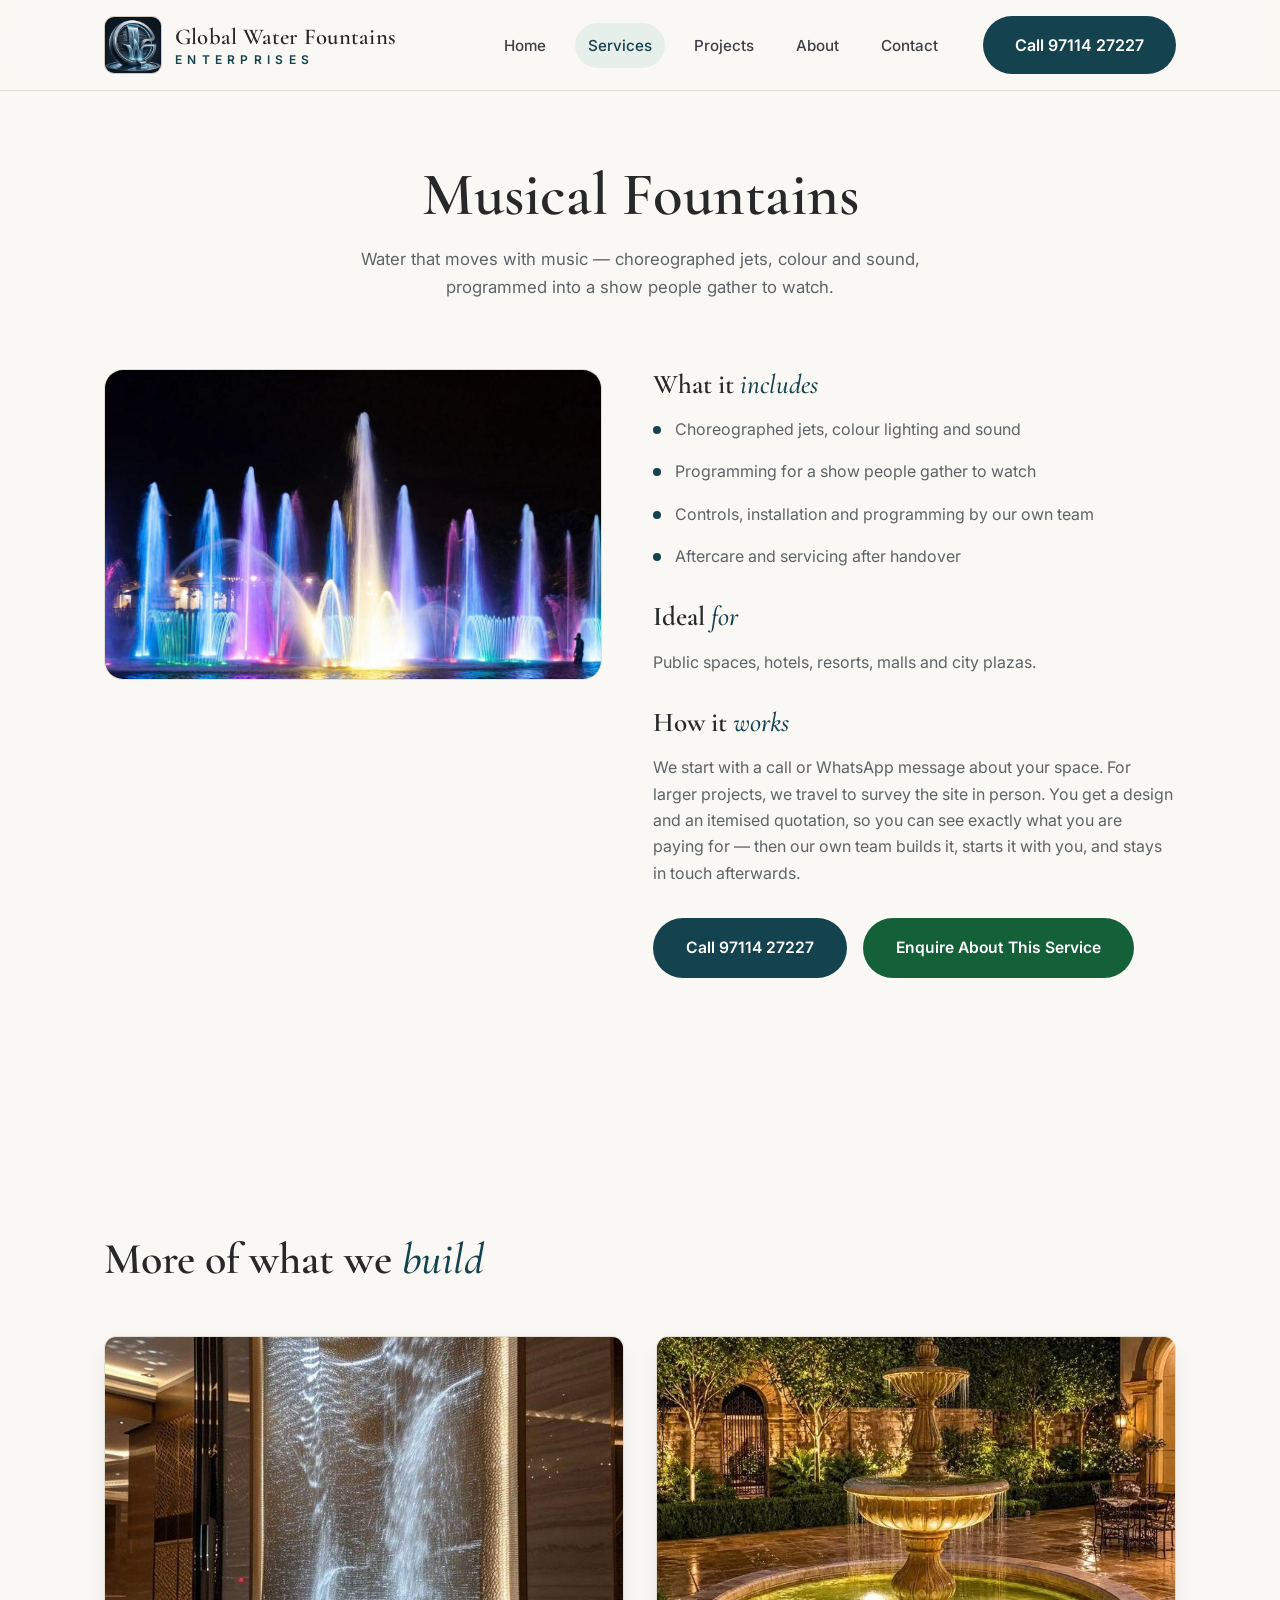
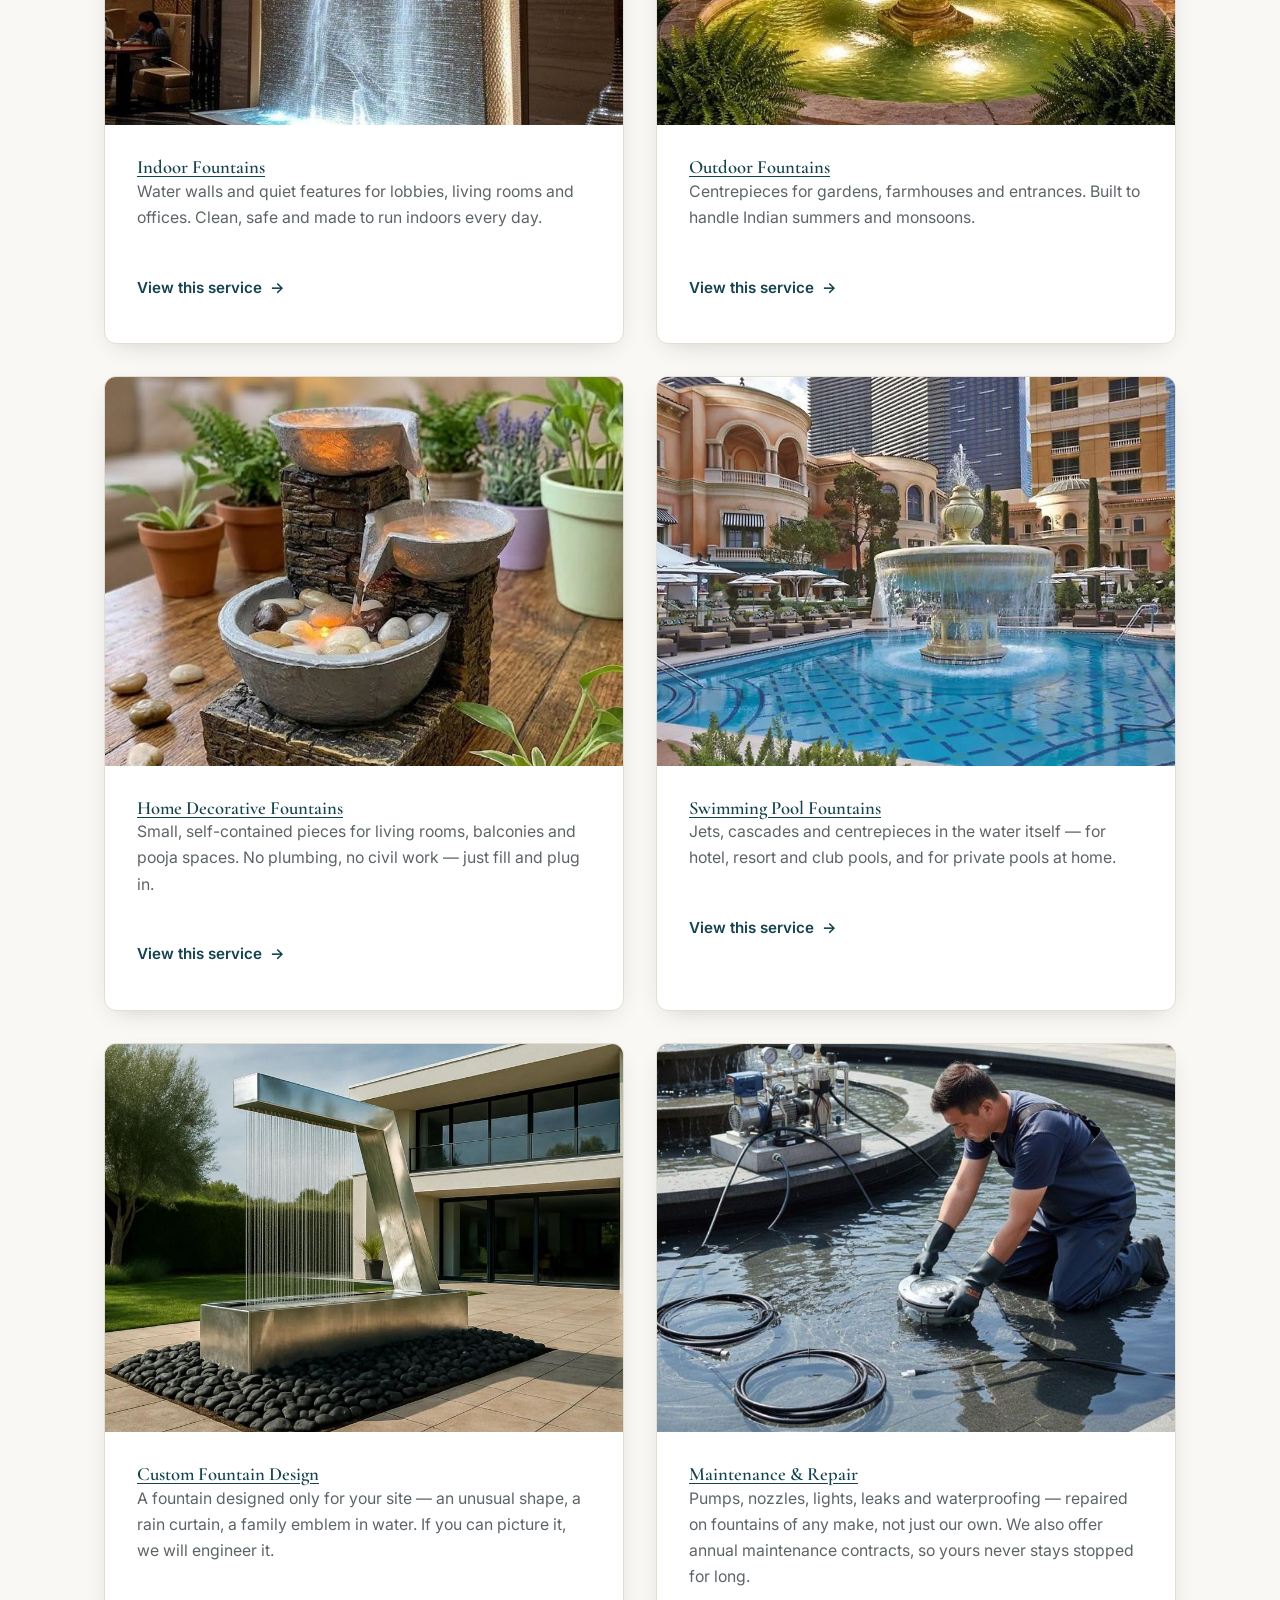
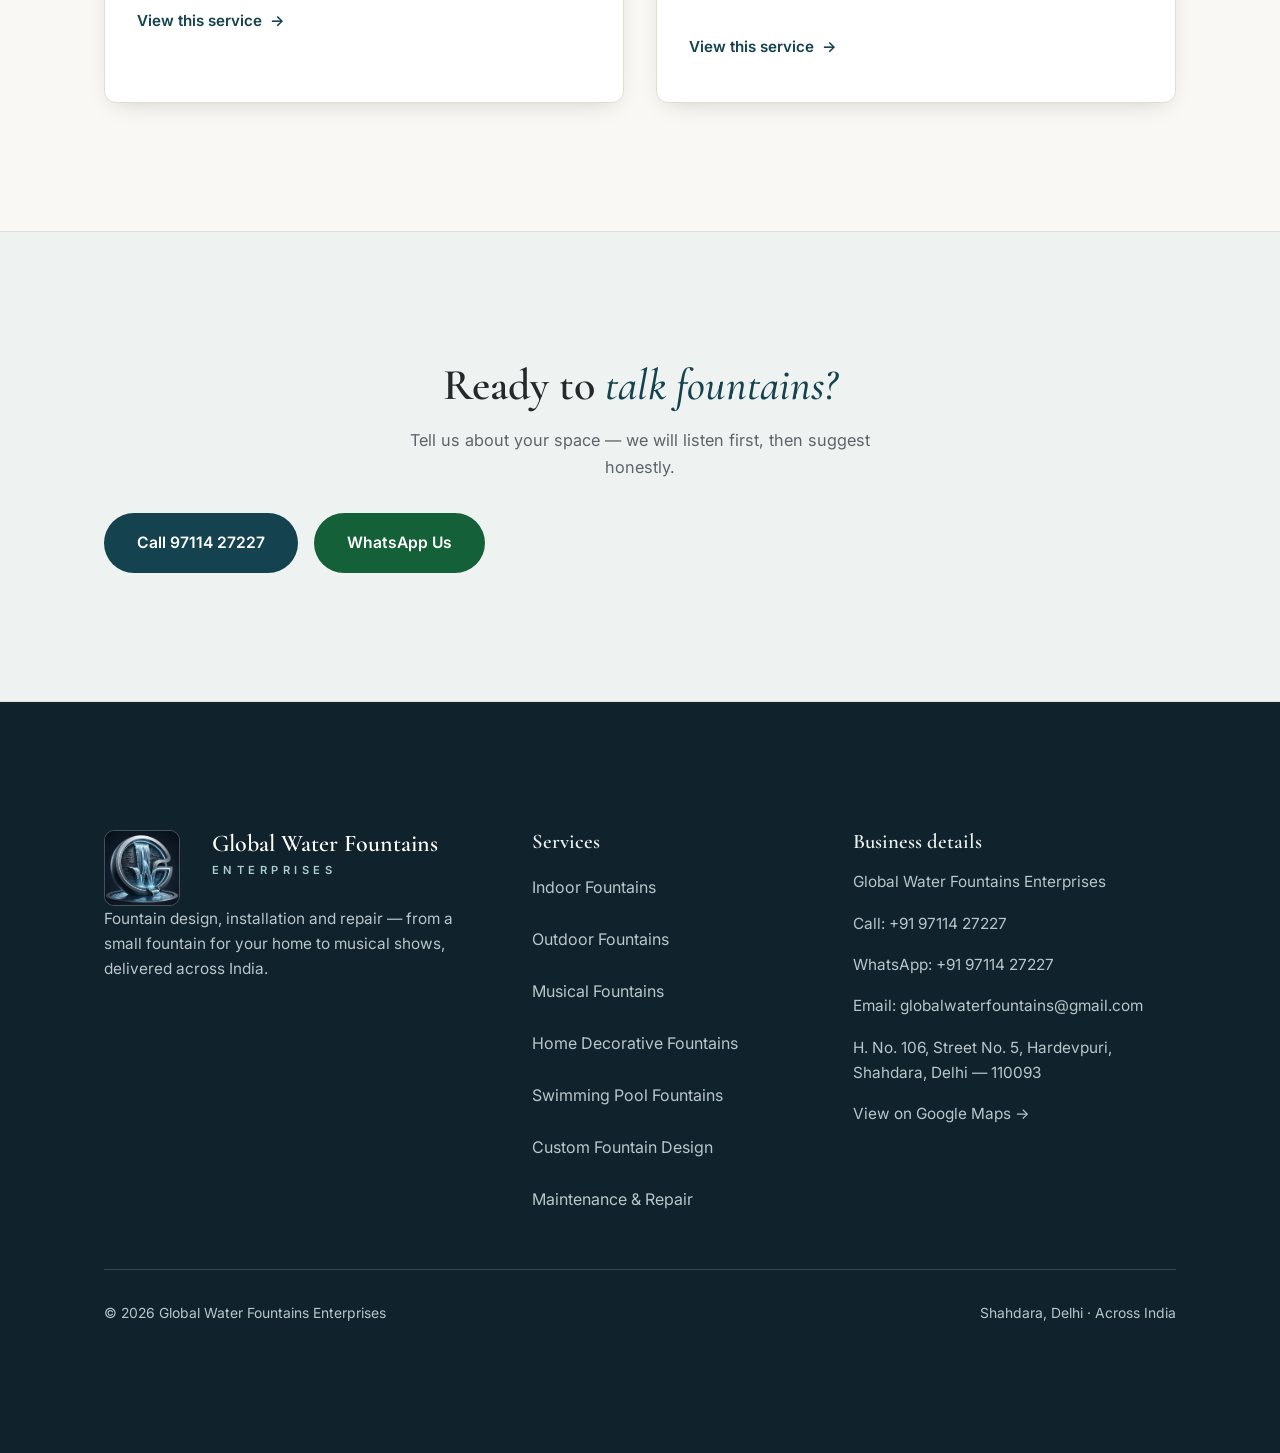
<file: services/musical.html>
<!doctype html>
<html lang="en">
<head>
  <meta charset="utf-8">
  <meta name="viewport" content="width=device-width, initial-scale=1, viewport-fit=cover">
  <title>Musical Fountains | Global Water Fountains</title>
  <meta name="description" content="Musical fountains — water choreographed with music, colour and light into a show people gather to watch. Designed and built across India.">
  <meta name="theme-color" content="#faf8f4">
  <link rel="canonical" href="https://gangesh8800.github.io/fountain/services/musical.html">
  <meta property="og:title" content="Musical Fountains | Global Water Fountains">
  <meta property="og:description" content="Musical fountains — water choreographed with music, colour and light into a show people gather to watch. Designed and built across India.">
  <meta property="og:type" content="website">
  <meta property="og:url" content="https://gangesh8800.github.io/fountain/services/musical.html">
  <meta property="og:image" content="https://gangesh8800.github.io/fountain/assets/og-image.jpg">
  <meta property="og:image:width" content="1200">
  <meta property="og:image:height" content="630">
  <link rel="icon" href="../assets/images/logo.jpg">
  <link rel="preconnect" href="https://fonts.googleapis.com">
  <link rel="preconnect" href="https://fonts.gstatic.com" crossorigin>
  <link href="https://fonts.googleapis.com/css2?family=Cormorant+Garamond:ital,wght@0,500;0,600;1,500;1,600&amp;family=Inter:wght@400;500;600&amp;display=swap" rel="stylesheet">
  <link rel="stylesheet" href="../css/base.css">
  <link rel="stylesheet" href="../css/layout.css">
  <link rel="stylesheet" href="../css/components.css">
  <script defer src="../js/main.js"></script>
  <script defer src="../js/faq.js"></script>
  <script defer src="../js/enquiry.js"></script>
<script type="application/ld+json">
{"@context": "https://schema.org", "@type": "LocalBusiness", "name": "Global Water Fountains Enterprises", "telephone": "+91-97114-27227", "email": "globalwaterfountains@gmail.com", "address": {"@type": "PostalAddress", "streetAddress": "H. No. 106, Street No. 5, Hardevpuri", "addressLocality": "Shahdara, Delhi", "postalCode": "110093", "addressCountry": "IN"}, "areaServed": "India", "url": "https://gangesh8800.github.io/fountain/"}
</script>
</head>
<body>
<header class="site-header">
  <div class="wrap nav">
    <a class="brand" href="../index.html" aria-label="Global Water Fountains Enterprises — home">
      <img class="brand-logo" src="../assets/images/logo.jpg" alt="Global Water Fountains Enterprises logo" width="1170" height="700">
      <span><b>Global Water Fountains</b><small>Enterprises</small></span>
    </a>
    <button class="nav-toggle" type="button" aria-expanded="false" aria-controls="main-nav" aria-label="Open menu">
      <img src="../assets/icons/menu.svg" alt="" width="24" height="24">
    </button>
    <nav class="nav-links" id="main-nav" aria-label="Main navigation">
      <a href="../index.html">Home</a>
      <a href="../services.html" class="active" aria-current="page">Services</a>
      <a href="../projects.html">Projects</a>
      <a href="../about.html">About</a>
      <a href="../contact.html">Contact</a>
      <a class="nav-call" href="tel:+919711427227">Call 97114 27227</a>
    </nav>
  </div>
</header>

<main>

  <section class="page-hero" aria-label="Services">
    <div class="wrap reveal">
      <h1>Musical Fountains</h1>
      <p class="lede">Water that moves with music — choreographed jets, colour and sound, programmed into a show people gather to watch.</p>
    </div>
  </section>
  <section class="detail" aria-label="Musical Fountains">
    <div class="wrap detail-grid">
      <figure class="detail-photo reveal"><img src="../assets/images/services/musical.jpg" alt="A musical dancing fountain with colourful illuminated jets at night" width="1000" height="648" loading="lazy"></figure>
      <div class="detail-copy reveal">
        <h2>What it <em>includes</em></h2>
        <ul class="detail-list">
          <li>Choreographed jets, colour lighting and sound</li>
          <li>Programming for a show people gather to watch</li>
          <li>Controls, installation and programming by our own team</li>
          <li>Aftercare and servicing after handover</li>
        </ul>
        <h2>Ideal <em>for</em></h2>
        <p>Public spaces, hotels, resorts, malls and city plazas.</p>
        <h2>How it <em>works</em></h2>
        <p>We start with a call or WhatsApp message about your space. For larger projects, we travel to survey the site in person. You get a design and an itemised quotation, so you can see exactly what you are paying for — then our own team builds it, starts it with you, and stays in touch afterwards.</p>
        <div class="hero-actions detail-actions">
          <a class="btn btn-call" href="tel:+919711427227">Call 97114 27227</a>
          <a class="btn btn-wa" href="../contact.html?service=Musical%20Fountain" data-service="Musical Fountain">Enquire About This Service</a>
        </div>
      </div>
    </div>
  </section>

  <section aria-label="Other services">
    <div class="wrap">
      <div class="sec-head reveal">
        <h2>More of what we <em>build</em></h2>
      </div>
      <div class="svc-grid">
        <article class="svc reveal">
          <figure><a href="indoor.html"><img src="../assets/images/services/indoor.jpg" alt="An illuminated indoor water wall in a hotel lobby" width="700" height="1249" loading="lazy"></a></figure>
          <div class="svc-body">
            <h3><a href="indoor.html">Indoor Fountains</a></h3>
            <p>Water walls and quiet features for lobbies, living rooms and offices. Clean, safe and made to run indoors every day.</p>
            <a class="svc-link" href="indoor.html">View this service <span aria-hidden="true">&rarr;</span></a>
          </div>
        </article>
        <article class="svc reveal">
          <figure><a href="outdoor.html"><img src="../assets/images/services/outdoor.jpg" alt="A classic two-tier stone fountain in a garden courtyard" width="720" height="815" loading="lazy"></a></figure>
          <div class="svc-body">
            <h3><a href="outdoor.html">Outdoor Fountains</a></h3>
            <p>Centrepieces for gardens, farmhouses and entrances. Built to handle Indian summers and monsoons.</p>
            <a class="svc-link" href="outdoor.html">View this service <span aria-hidden="true">&rarr;</span></a>
          </div>
        </article>
        <article class="svc reveal">
          <figure><a href="home-decorative.html"><img src="../assets/images/services/home-decorative.jpg" alt="A small decorative tabletop fountain with cascading bowls on a wooden table at home" width="755" height="1024" loading="lazy"></a></figure>
          <div class="svc-body">
            <h3><a href="home-decorative.html">Home Decorative Fountains</a></h3>
            <p>Small, self-contained pieces for living rooms, balconies and pooja spaces. No plumbing, no civil work — just fill and plug in.</p>
            <a class="svc-link" href="home-decorative.html">View this service <span aria-hidden="true">&rarr;</span></a>
          </div>
        </article>
        <article class="svc reveal">
          <figure><a href="swimming-pool.html"><img src="../assets/images/services/swimming-pool.jpg" alt="An ornate fountain in the centre of a luxury resort swimming pool" width="700" height="500" loading="lazy"></a></figure>
          <div class="svc-body">
            <h3><a href="swimming-pool.html">Swimming Pool Fountains</a></h3>
            <p>Jets, cascades and centrepieces in the water itself — for hotel, resort and club pools, and for private pools at home.</p>
            <a class="svc-link" href="swimming-pool.html">View this service <span aria-hidden="true">&rarr;</span></a>
          </div>
        </article>
        <article class="svc reveal">
          <figure><a href="custom.html"><img src="../assets/images/services/custom.jpg" alt="A custom stainless steel rain-curtain water feature outside a modern home" width="1000" height="666" loading="lazy"></a></figure>
          <div class="svc-body">
            <h3><a href="custom.html">Custom Fountain Design</a></h3>
            <p>A fountain designed only for your site — an unusual shape, a rain curtain, a family emblem in water. If you can picture it, we will engineer it.</p>
            <a class="svc-link" href="custom.html">View this service <span aria-hidden="true">&rarr;</span></a>
          </div>
        </article>
        <article class="svc reveal">
          <figure><a href="maintenance-repair.html"><img src="../assets/images/services/maintenance-repair.jpg" alt="A technician fitting an underwater fountain light during a maintenance visit" width="800" height="600" loading="lazy"></a></figure>
          <div class="svc-body">
            <h3><a href="maintenance-repair.html">Maintenance & Repair</a></h3>
            <p>Pumps, nozzles, lights, leaks and waterproofing — repaired on fountains of any make, not just our own. We also offer annual maintenance contracts, so yours never stays stopped for long.</p>
            <a class="svc-link" href="maintenance-repair.html">View this service <span aria-hidden="true">&rarr;</span></a>
          </div>
        </article>
      </div>
    </div>
  </section>
  <section class="cta-band" aria-label="Get in touch">
    <div class="wrap reveal">
      <h2>Ready to <em>talk fountains?</em></h2>
      <p>Tell us about your space — we will listen first, then suggest honestly.</p>
      <div class="hero-actions">
        <a class="btn btn-call" href="tel:+919711427227">Call 97114 27227</a>
        <a class="btn btn-wa" href="https://wa.me/919711427227?text=Hello%2C%20I%20want%20to%20enquire%20about%20a%20water%20fountain%20for%20my%20place." target="_blank" rel="noopener">WhatsApp Us</a>
      </div>
    </div>
  </section>

</main>

<footer class="site-footer">
  <div class="wrap">
    <div class="foot-grid">
      <div>
        <div class="foot-brand">
          <img src="../assets/images/logo.jpg" alt="Global Water Fountains Enterprises logo" width="1170" height="700" loading="lazy">
          <span><b>Global Water Fountains</b><small>Enterprises</small></span>
        </div>
        <p class="foot-brand-text">Fountain design, installation and repair — from a small fountain for your home to musical shows, delivered across India.</p>
      </div>
      <div>
        <h3>Services</h3>
        <ul>
          <li><a href="../services/indoor.html">Indoor Fountains</a></li>
          <li><a href="../services/outdoor.html">Outdoor Fountains</a></li>
          <li><a href="../services/musical.html">Musical Fountains</a></li>
          <li><a href="../services/home-decorative.html">Home Decorative Fountains</a></li>
          <li><a href="../services/swimming-pool.html">Swimming Pool Fountains</a></li>
          <li><a href="../services/custom.html">Custom Fountain Design</a></li>
          <li><a href="../services/maintenance-repair.html">Maintenance & Repair</a></li>
        </ul>
      </div>
      <div>
        <h3>Business details</h3>
        <p>Global Water Fountains Enterprises</p>
        <p><a href="tel:+919711427227">Call: +91 97114 27227</a></p>
        <p><a href="https://wa.me/919711427227?text=Hello%2C%20I%20want%20to%20enquire%20about%20a%20water%20fountain%20for%20my%20place." target="_blank" rel="noopener">WhatsApp: +91 97114 27227</a></p>
        <p><a href="mailto:globalwaterfountains@gmail.com">Email: globalwaterfountains@gmail.com</a></p>
        <p>H. No. 106, Street No. 5, Hardevpuri,<br>Shahdara, Delhi — 110093</p>
        <p><a href="https://www.google.com/maps/search/?api=1&amp;query=H.+No.+106,+Street+No.+5,+Hardevpuri,+Shahdara,+Delhi+110093" target="_blank" rel="noopener">View on Google Maps &rarr;</a></p>
      </div>
    </div>
    <div class="foot-bottom">
      <span>&copy; 2026 Global Water Fountains Enterprises</span>
      <span>Shahdara, Delhi · Across India</span>
    </div>
  </div>
</footer>

<!-- Sticky bottom bar (phones) -->
<div class="contact-bar" role="navigation" aria-label="Quick contact">
  <a class="cb-call" href="tel:+919711427227">
    <img src="../assets/icons/call.svg" alt="" width="16" height="16">
    Call
  </a>
  <a class="cb-wa" href="https://wa.me/919711427227?text=Hello%2C%20I%20want%20to%20enquire%20about%20a%20water%20fountain%20for%20my%20place." target="_blank" rel="noopener">
    <img src="../assets/icons/whatsapp.svg" alt="" width="17" height="17">
    WhatsApp
  </a>
</div>

</body>
</html>
</file>
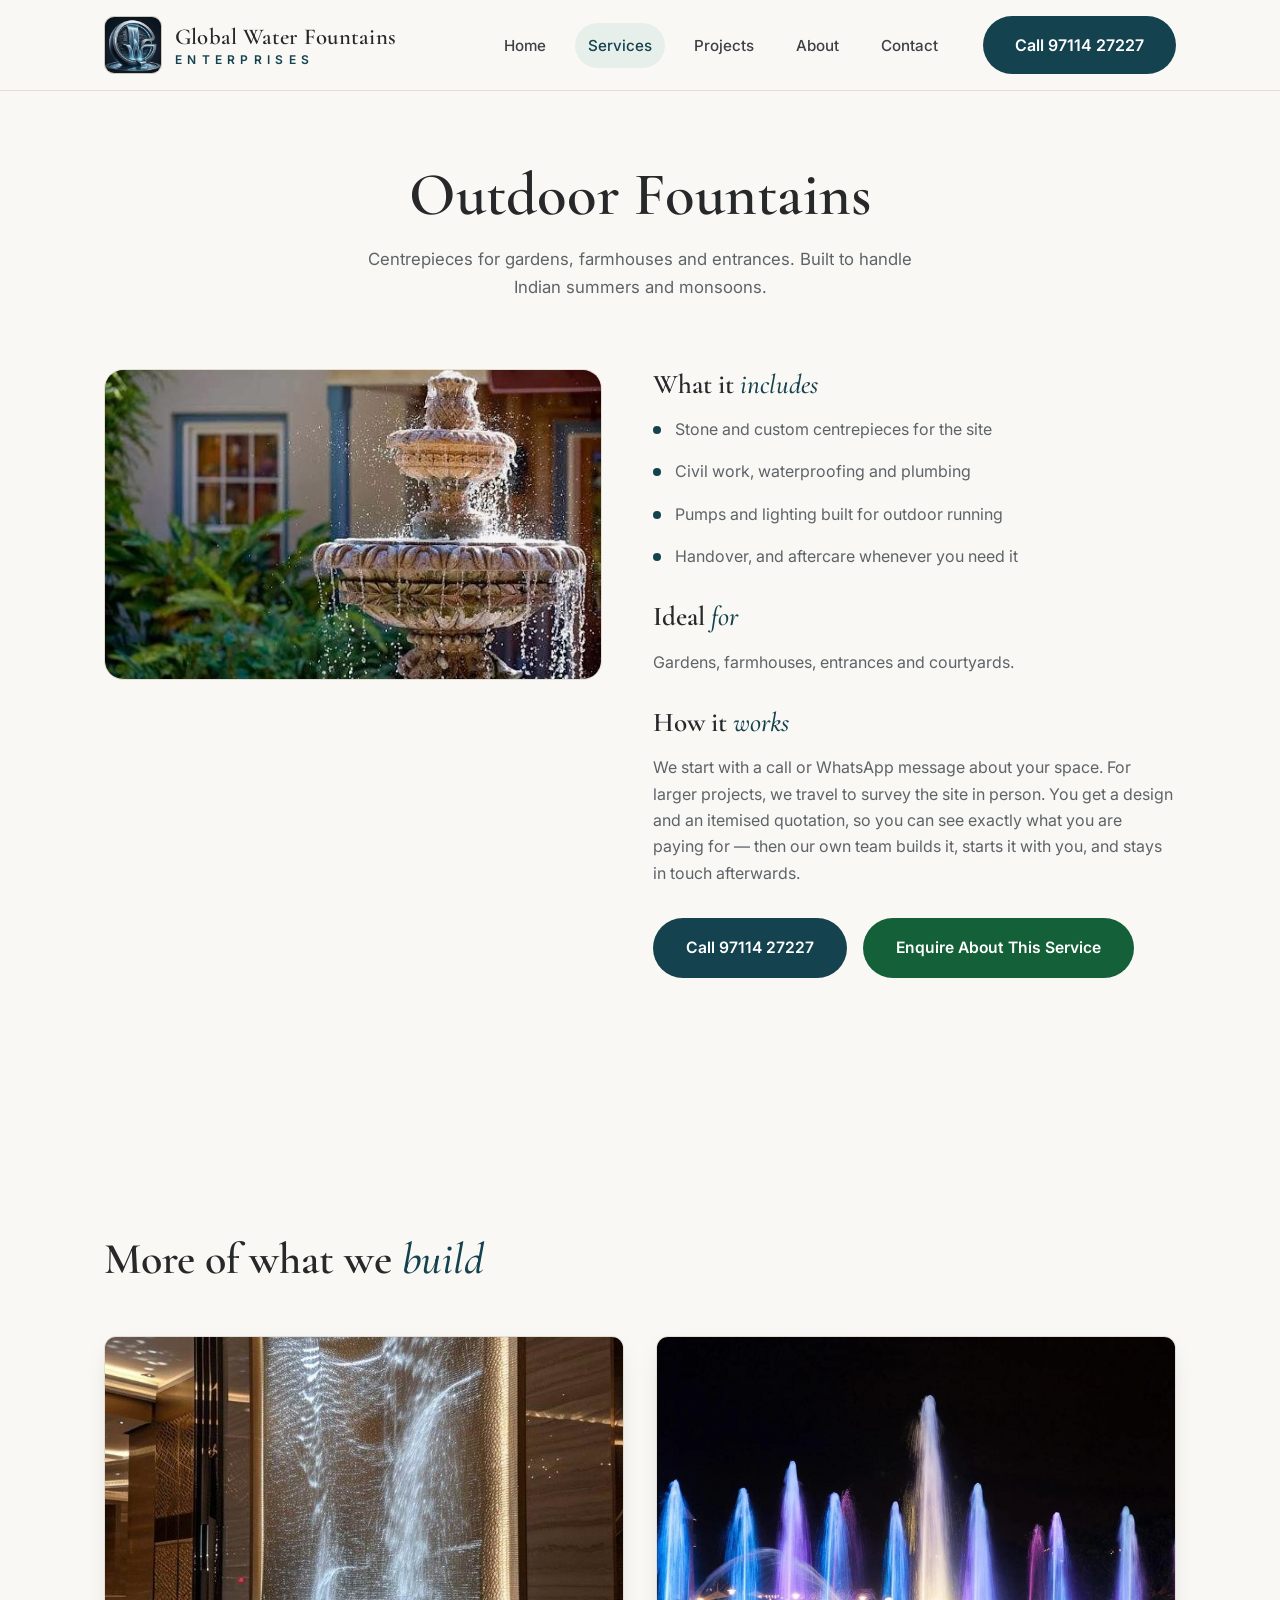
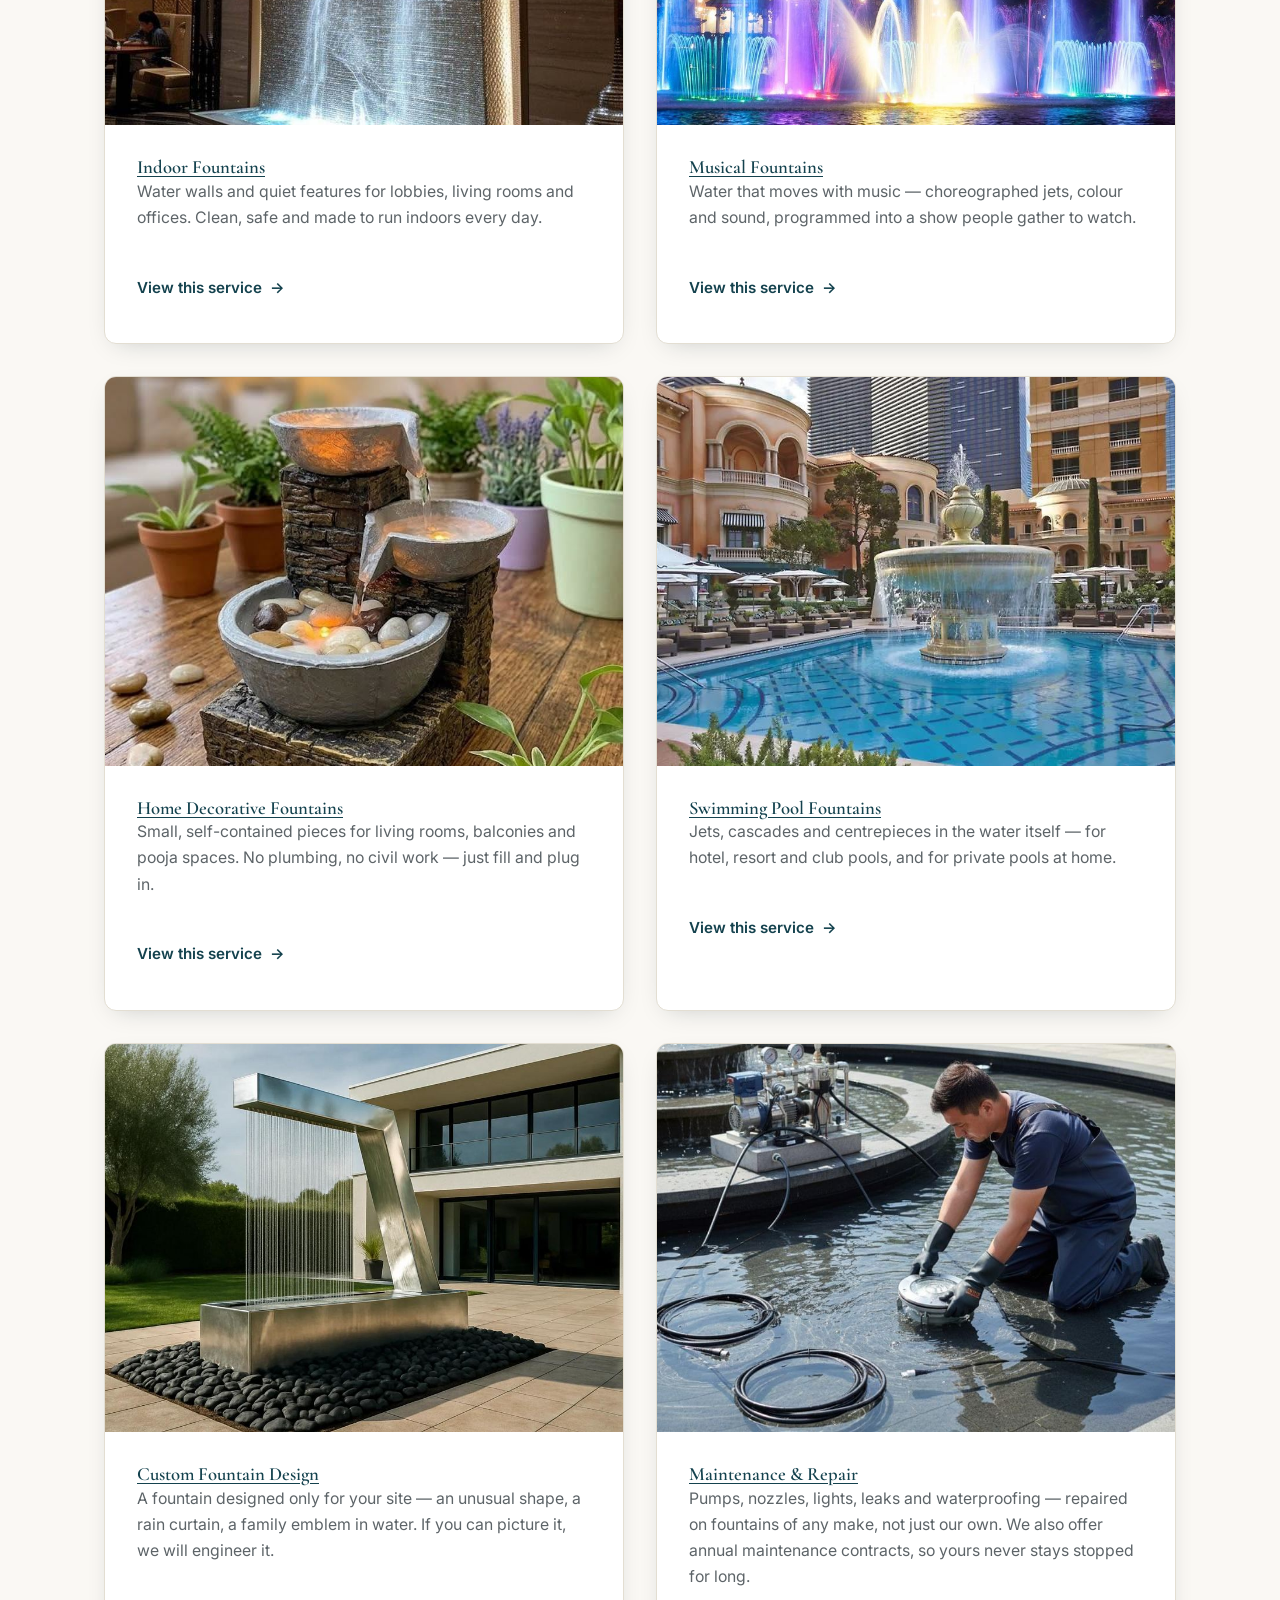
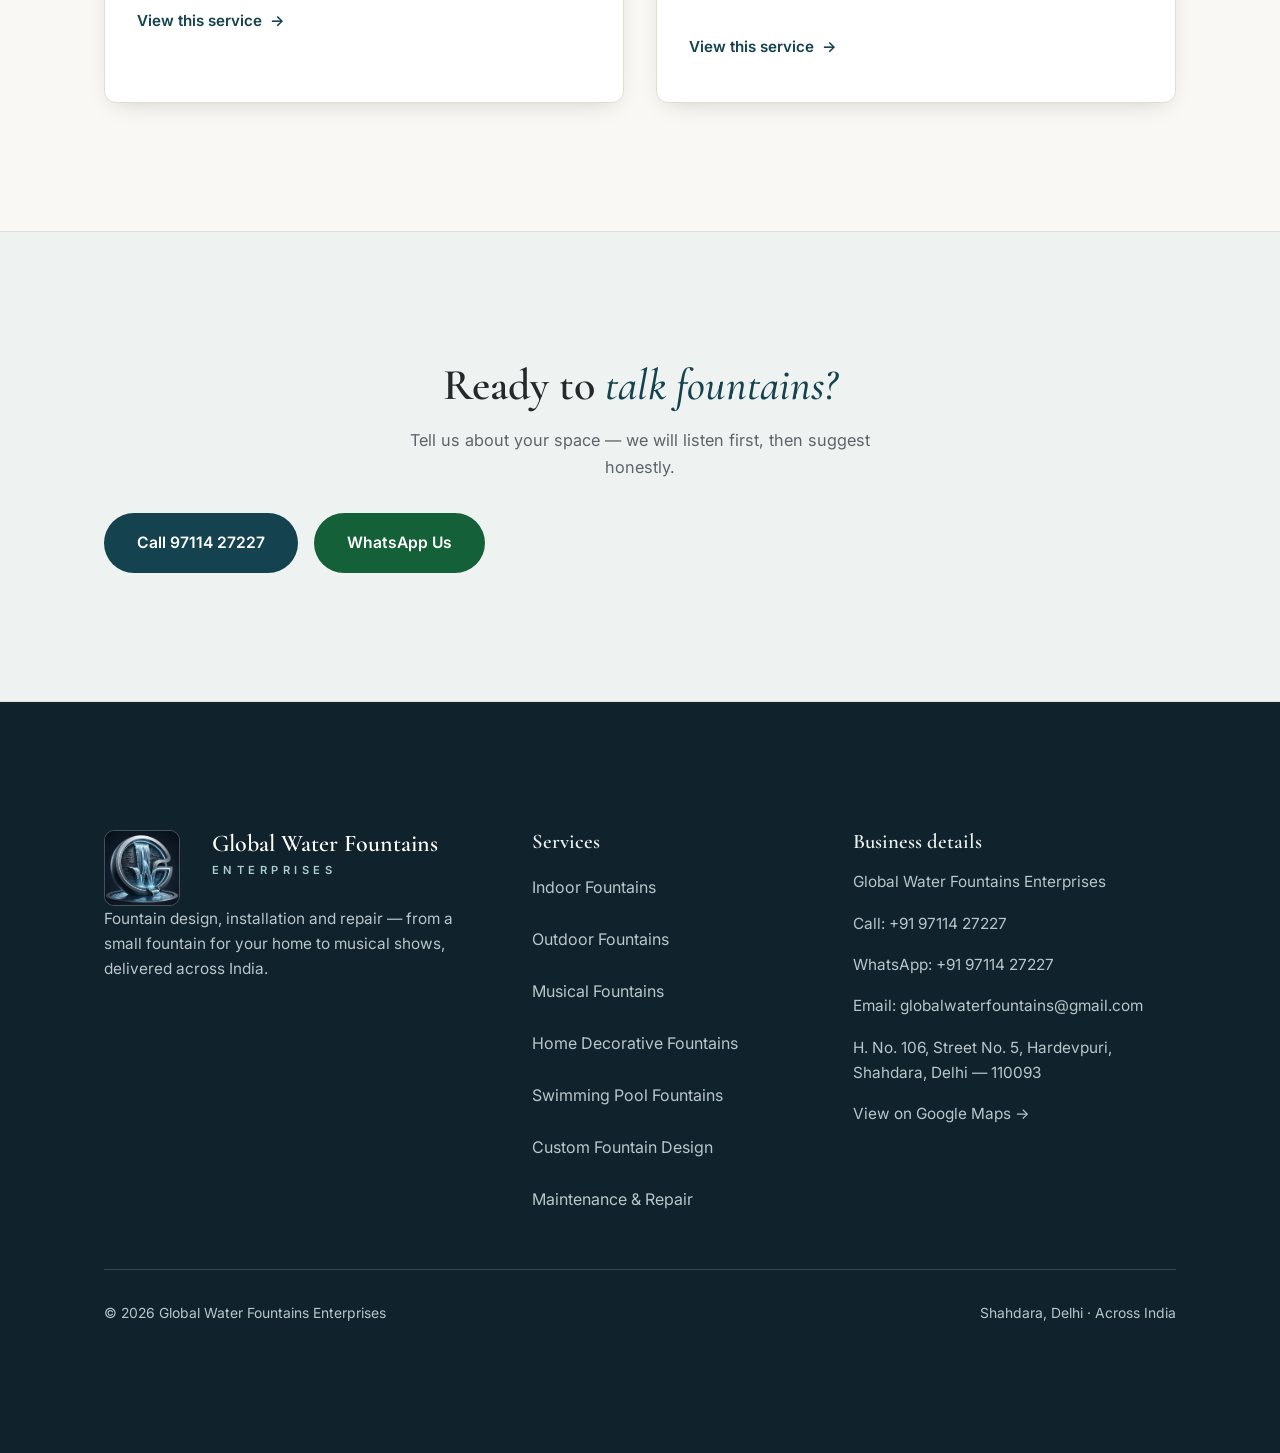
<file: services/outdoor.html>
<!doctype html>
<html lang="en">
<head>
  <meta charset="utf-8">
  <meta name="viewport" content="width=device-width, initial-scale=1, viewport-fit=cover">
  <title>Outdoor Fountains | Global Water Fountains</title>
  <meta name="description" content="Outdoor fountain centrepieces for gardens, farmhouses and entrances. Built to handle Indian summers and monsoons. Call +91 97114 27227.">
  <meta name="theme-color" content="#faf8f4">
  <link rel="canonical" href="https://gangesh8800.github.io/fountain/services/outdoor.html">
  <meta property="og:title" content="Outdoor Fountains | Global Water Fountains">
  <meta property="og:description" content="Outdoor fountain centrepieces for gardens, farmhouses and entrances. Built to handle Indian summers and monsoons. Call +91 97114 27227.">
  <meta property="og:type" content="website">
  <meta property="og:url" content="https://gangesh8800.github.io/fountain/services/outdoor.html">
  <meta property="og:image" content="https://gangesh8800.github.io/fountain/assets/og-image.jpg">
  <meta property="og:image:width" content="1200">
  <meta property="og:image:height" content="630">
  <link rel="icon" href="../assets/images/logo.jpg">
  <link rel="preconnect" href="https://fonts.googleapis.com">
  <link rel="preconnect" href="https://fonts.gstatic.com" crossorigin>
  <link href="https://fonts.googleapis.com/css2?family=Cormorant+Garamond:ital,wght@0,500;0,600;1,500;1,600&amp;family=Inter:wght@400;500;600&amp;display=swap" rel="stylesheet">
  <link rel="stylesheet" href="../css/base.css">
  <link rel="stylesheet" href="../css/layout.css">
  <link rel="stylesheet" href="../css/components.css">
  <script defer src="../js/main.js"></script>
  <script defer src="../js/faq.js"></script>
  <script defer src="../js/enquiry.js"></script>
<script type="application/ld+json">
{"@context": "https://schema.org", "@type": "LocalBusiness", "name": "Global Water Fountains Enterprises", "telephone": "+91-97114-27227", "email": "globalwaterfountains@gmail.com", "address": {"@type": "PostalAddress", "streetAddress": "H. No. 106, Street No. 5, Hardevpuri", "addressLocality": "Shahdara, Delhi", "postalCode": "110093", "addressCountry": "IN"}, "areaServed": "India", "url": "https://gangesh8800.github.io/fountain/"}
</script>
</head>
<body>
<header class="site-header">
  <div class="wrap nav">
    <a class="brand" href="../index.html" aria-label="Global Water Fountains Enterprises — home">
      <img class="brand-logo" src="../assets/images/logo.jpg" alt="Global Water Fountains Enterprises logo" width="1170" height="700">
      <span><b>Global Water Fountains</b><small>Enterprises</small></span>
    </a>
    <button class="nav-toggle" type="button" aria-expanded="false" aria-controls="main-nav" aria-label="Open menu">
      <img src="../assets/icons/menu.svg" alt="" width="24" height="24">
    </button>
    <nav class="nav-links" id="main-nav" aria-label="Main navigation">
      <a href="../index.html">Home</a>
      <a href="../services.html" class="active" aria-current="page">Services</a>
      <a href="../projects.html">Projects</a>
      <a href="../about.html">About</a>
      <a href="../contact.html">Contact</a>
      <a class="nav-call" href="tel:+919711427227">Call 97114 27227</a>
    </nav>
  </div>
</header>

<main>

  <section class="page-hero" aria-label="Services">
    <div class="wrap reveal">
      <h1>Outdoor Fountains</h1>
      <p class="lede">Centrepieces for gardens, farmhouses and entrances. Built to handle Indian summers and monsoons.</p>
    </div>
  </section>
  <section class="detail" aria-label="Outdoor Fountains">
    <div class="wrap detail-grid">
      <figure class="detail-photo reveal"><img src="../assets/images/stone-tiered.jpg" alt="A carved stone tiered fountain in a home courtyard" width="547" height="365" loading="lazy"></figure>
      <div class="detail-copy reveal">
        <h2>What it <em>includes</em></h2>
        <ul class="detail-list">
          <li>Stone and custom centrepieces for the site</li>
          <li>Civil work, waterproofing and plumbing</li>
          <li>Pumps and lighting built for outdoor running</li>
          <li>Handover, and aftercare whenever you need it</li>
        </ul>
        <h2>Ideal <em>for</em></h2>
        <p>Gardens, farmhouses, entrances and courtyards.</p>
        <h2>How it <em>works</em></h2>
        <p>We start with a call or WhatsApp message about your space. For larger projects, we travel to survey the site in person. You get a design and an itemised quotation, so you can see exactly what you are paying for — then our own team builds it, starts it with you, and stays in touch afterwards.</p>
        <div class="hero-actions detail-actions">
          <a class="btn btn-call" href="tel:+919711427227">Call 97114 27227</a>
          <a class="btn btn-wa" href="../contact.html?service=Outdoor%20Water%20Fountain" data-service="Outdoor Water Fountain">Enquire About This Service</a>
        </div>
      </div>
    </div>
  </section>

  <section aria-label="Other services">
    <div class="wrap">
      <div class="sec-head reveal">
        <h2>More of what we <em>build</em></h2>
      </div>
      <div class="svc-grid">
        <article class="svc reveal">
          <figure><a href="indoor.html"><img src="../assets/images/services/indoor.jpg" alt="An illuminated indoor water wall in a hotel lobby" width="700" height="1249" loading="lazy"></a></figure>
          <div class="svc-body">
            <h3><a href="indoor.html">Indoor Fountains</a></h3>
            <p>Water walls and quiet features for lobbies, living rooms and offices. Clean, safe and made to run indoors every day.</p>
            <a class="svc-link" href="indoor.html">View this service <span aria-hidden="true">&rarr;</span></a>
          </div>
        </article>
        <article class="svc reveal">
          <figure><a href="musical.html"><img src="../assets/images/services/musical.jpg" alt="A musical dancing fountain with colourful illuminated jets at night" width="1000" height="648" loading="lazy"></a></figure>
          <div class="svc-body">
            <h3><a href="musical.html">Musical Fountains</a></h3>
            <p>Water that moves with music — choreographed jets, colour and sound, programmed into a show people gather to watch.</p>
            <a class="svc-link" href="musical.html">View this service <span aria-hidden="true">&rarr;</span></a>
          </div>
        </article>
        <article class="svc reveal">
          <figure><a href="home-decorative.html"><img src="../assets/images/services/home-decorative.jpg" alt="A small decorative tabletop fountain with cascading bowls on a wooden table at home" width="755" height="1024" loading="lazy"></a></figure>
          <div class="svc-body">
            <h3><a href="home-decorative.html">Home Decorative Fountains</a></h3>
            <p>Small, self-contained pieces for living rooms, balconies and pooja spaces. No plumbing, no civil work — just fill and plug in.</p>
            <a class="svc-link" href="home-decorative.html">View this service <span aria-hidden="true">&rarr;</span></a>
          </div>
        </article>
        <article class="svc reveal">
          <figure><a href="swimming-pool.html"><img src="../assets/images/services/swimming-pool.jpg" alt="An ornate fountain in the centre of a luxury resort swimming pool" width="700" height="500" loading="lazy"></a></figure>
          <div class="svc-body">
            <h3><a href="swimming-pool.html">Swimming Pool Fountains</a></h3>
            <p>Jets, cascades and centrepieces in the water itself — for hotel, resort and club pools, and for private pools at home.</p>
            <a class="svc-link" href="swimming-pool.html">View this service <span aria-hidden="true">&rarr;</span></a>
          </div>
        </article>
        <article class="svc reveal">
          <figure><a href="custom.html"><img src="../assets/images/services/custom.jpg" alt="A custom stainless steel rain-curtain water feature outside a modern home" width="1000" height="666" loading="lazy"></a></figure>
          <div class="svc-body">
            <h3><a href="custom.html">Custom Fountain Design</a></h3>
            <p>A fountain designed only for your site — an unusual shape, a rain curtain, a family emblem in water. If you can picture it, we will engineer it.</p>
            <a class="svc-link" href="custom.html">View this service <span aria-hidden="true">&rarr;</span></a>
          </div>
        </article>
        <article class="svc reveal">
          <figure><a href="maintenance-repair.html"><img src="../assets/images/services/maintenance-repair.jpg" alt="A technician fitting an underwater fountain light during a maintenance visit" width="800" height="600" loading="lazy"></a></figure>
          <div class="svc-body">
            <h3><a href="maintenance-repair.html">Maintenance & Repair</a></h3>
            <p>Pumps, nozzles, lights, leaks and waterproofing — repaired on fountains of any make, not just our own. We also offer annual maintenance contracts, so yours never stays stopped for long.</p>
            <a class="svc-link" href="maintenance-repair.html">View this service <span aria-hidden="true">&rarr;</span></a>
          </div>
        </article>
      </div>
    </div>
  </section>
  <section class="cta-band" aria-label="Get in touch">
    <div class="wrap reveal">
      <h2>Ready to <em>talk fountains?</em></h2>
      <p>Tell us about your space — we will listen first, then suggest honestly.</p>
      <div class="hero-actions">
        <a class="btn btn-call" href="tel:+919711427227">Call 97114 27227</a>
        <a class="btn btn-wa" href="https://wa.me/919711427227?text=Hello%2C%20I%20want%20to%20enquire%20about%20a%20water%20fountain%20for%20my%20place." target="_blank" rel="noopener">WhatsApp Us</a>
      </div>
    </div>
  </section>

</main>

<footer class="site-footer">
  <div class="wrap">
    <div class="foot-grid">
      <div>
        <div class="foot-brand">
          <img src="../assets/images/logo.jpg" alt="Global Water Fountains Enterprises logo" width="1170" height="700" loading="lazy">
          <span><b>Global Water Fountains</b><small>Enterprises</small></span>
        </div>
        <p class="foot-brand-text">Fountain design, installation and repair — from a small fountain for your home to musical shows, delivered across India.</p>
      </div>
      <div>
        <h3>Services</h3>
        <ul>
          <li><a href="../services/indoor.html">Indoor Fountains</a></li>
          <li><a href="../services/outdoor.html">Outdoor Fountains</a></li>
          <li><a href="../services/musical.html">Musical Fountains</a></li>
          <li><a href="../services/home-decorative.html">Home Decorative Fountains</a></li>
          <li><a href="../services/swimming-pool.html">Swimming Pool Fountains</a></li>
          <li><a href="../services/custom.html">Custom Fountain Design</a></li>
          <li><a href="../services/maintenance-repair.html">Maintenance & Repair</a></li>
        </ul>
      </div>
      <div>
        <h3>Business details</h3>
        <p>Global Water Fountains Enterprises</p>
        <p><a href="tel:+919711427227">Call: +91 97114 27227</a></p>
        <p><a href="https://wa.me/919711427227?text=Hello%2C%20I%20want%20to%20enquire%20about%20a%20water%20fountain%20for%20my%20place." target="_blank" rel="noopener">WhatsApp: +91 97114 27227</a></p>
        <p><a href="mailto:globalwaterfountains@gmail.com">Email: globalwaterfountains@gmail.com</a></p>
        <p>H. No. 106, Street No. 5, Hardevpuri,<br>Shahdara, Delhi — 110093</p>
        <p><a href="https://www.google.com/maps/search/?api=1&amp;query=H.+No.+106,+Street+No.+5,+Hardevpuri,+Shahdara,+Delhi+110093" target="_blank" rel="noopener">View on Google Maps &rarr;</a></p>
      </div>
    </div>
    <div class="foot-bottom">
      <span>&copy; 2026 Global Water Fountains Enterprises</span>
      <span>Shahdara, Delhi · Across India</span>
    </div>
  </div>
</footer>

<!-- Sticky bottom bar (phones) -->
<div class="contact-bar" role="navigation" aria-label="Quick contact">
  <a class="cb-call" href="tel:+919711427227">
    <img src="../assets/icons/call.svg" alt="" width="16" height="16">
    Call
  </a>
  <a class="cb-wa" href="https://wa.me/919711427227?text=Hello%2C%20I%20want%20to%20enquire%20about%20a%20water%20fountain%20for%20my%20place." target="_blank" rel="noopener">
    <img src="../assets/icons/whatsapp.svg" alt="" width="17" height="17">
    WhatsApp
  </a>
</div>

</body>
</html>
</file>
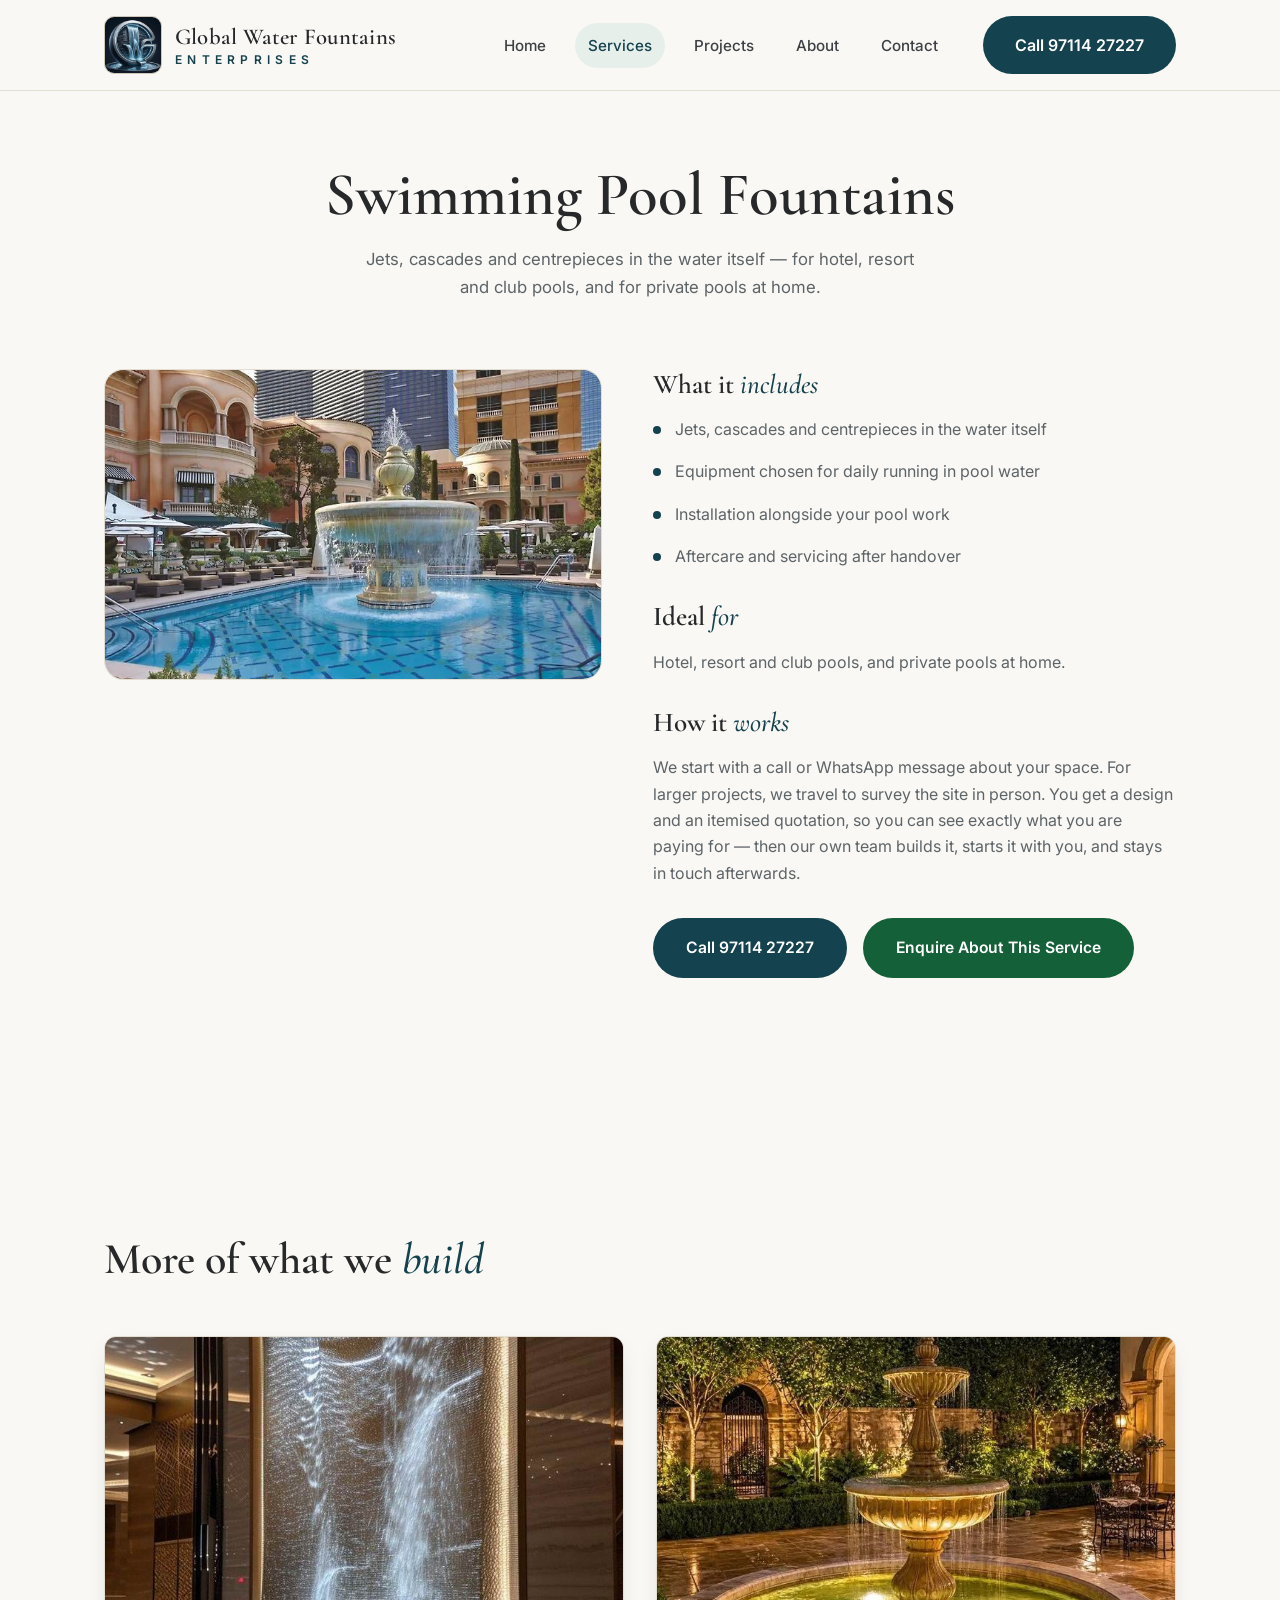
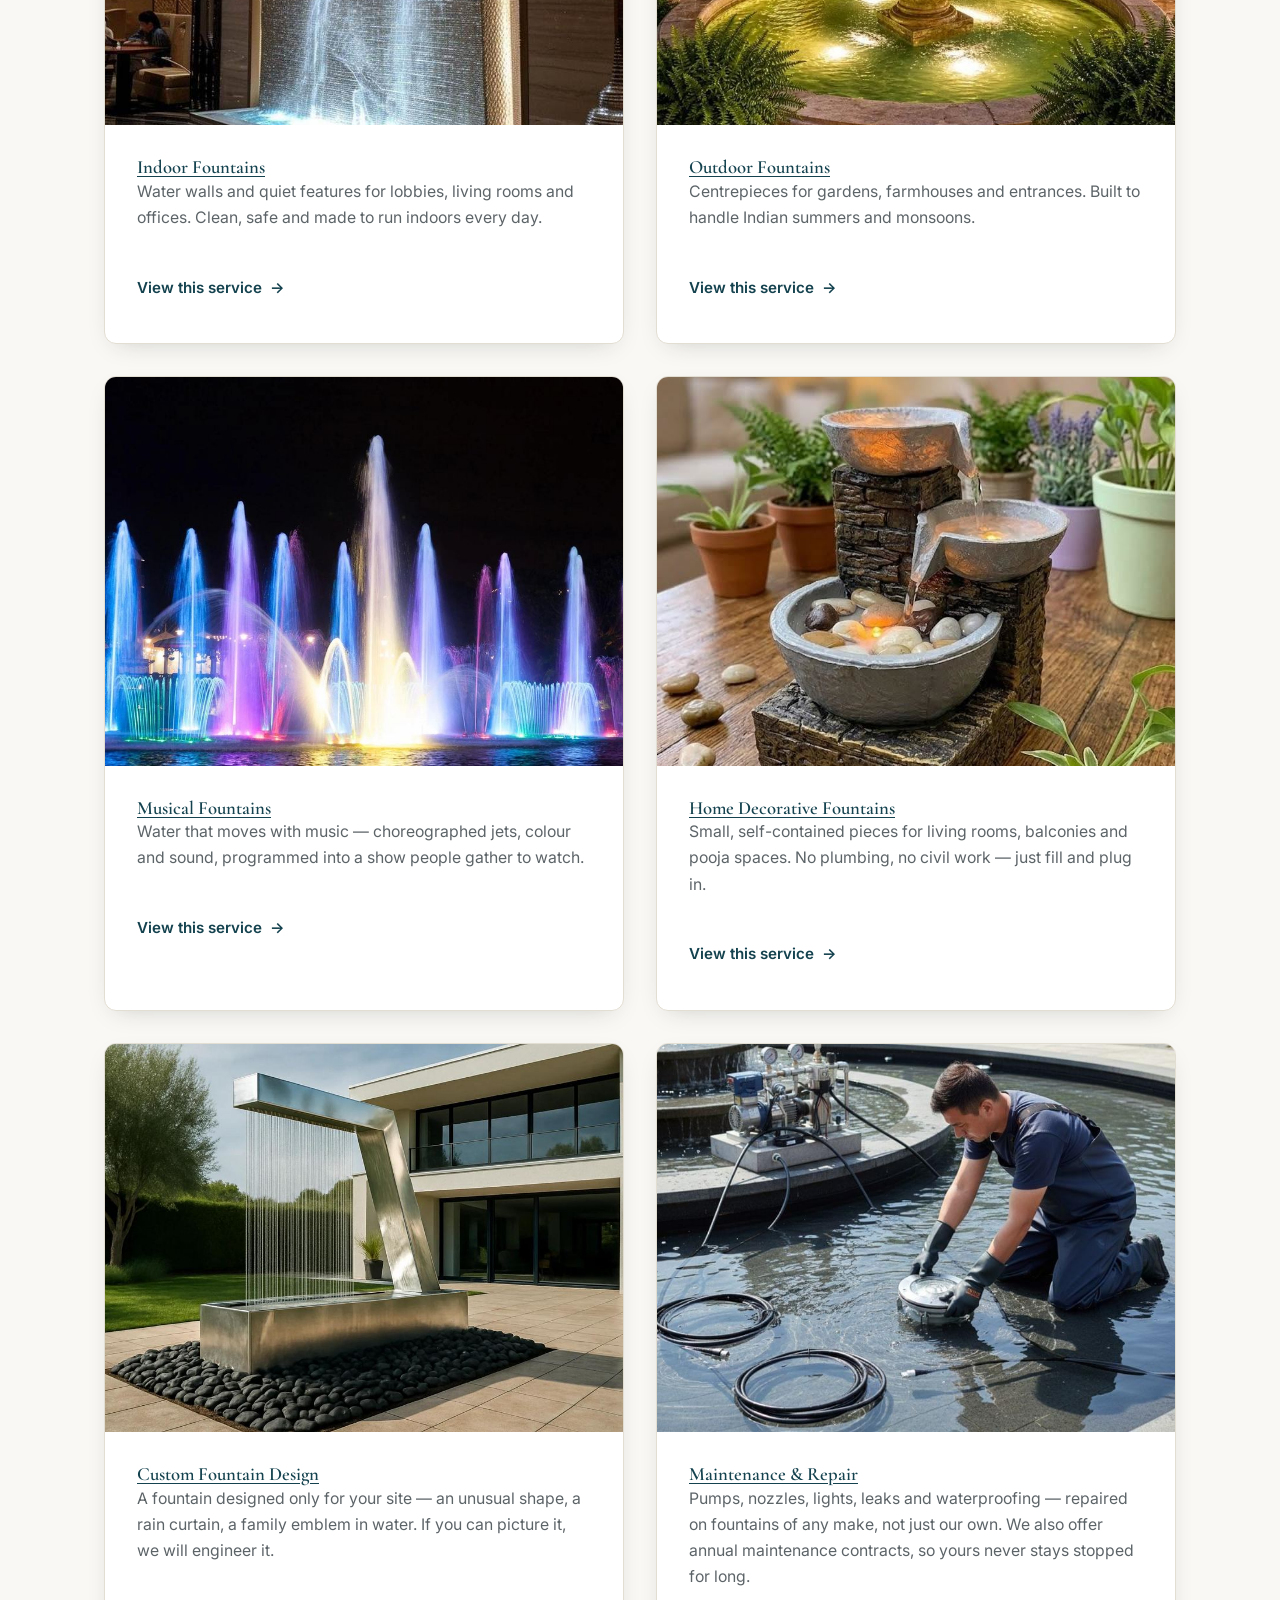
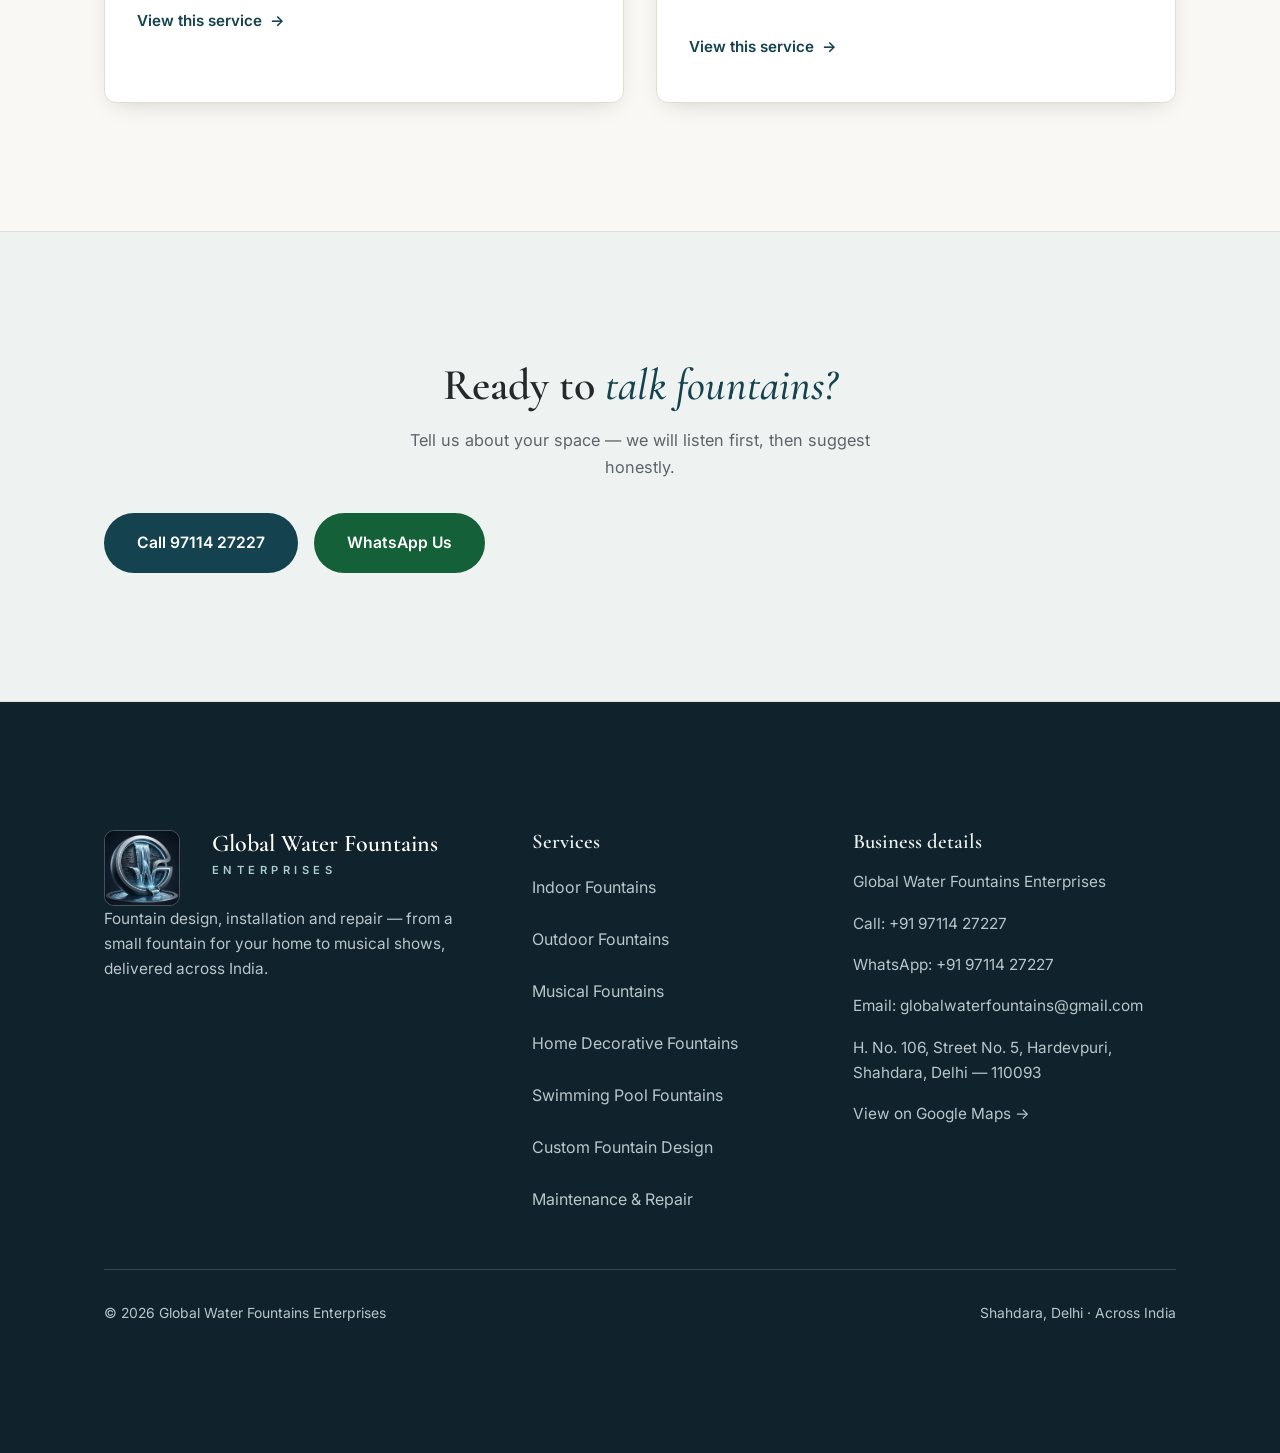
<file: services/swimming-pool.html>
<!doctype html>
<html lang="en">
<head>
  <meta charset="utf-8">
  <meta name="viewport" content="width=device-width, initial-scale=1, viewport-fit=cover">
  <title>Swimming Pool Fountains | Global Water Fountains</title>
  <meta name="description" content="Pool fountain jets, cascades and centrepieces for hotel, resort and club pools, and for private pools at home. Call +91 97114 27227.">
  <meta name="theme-color" content="#faf8f4">
  <link rel="canonical" href="https://gangesh8800.github.io/fountain/services/swimming-pool.html">
  <meta property="og:title" content="Swimming Pool Fountains | Global Water Fountains">
  <meta property="og:description" content="Pool fountain jets, cascades and centrepieces for hotel, resort and club pools, and for private pools at home. Call +91 97114 27227.">
  <meta property="og:type" content="website">
  <meta property="og:url" content="https://gangesh8800.github.io/fountain/services/swimming-pool.html">
  <meta property="og:image" content="https://gangesh8800.github.io/fountain/assets/og-image.jpg">
  <meta property="og:image:width" content="1200">
  <meta property="og:image:height" content="630">
  <link rel="icon" href="../assets/images/logo.jpg">
  <link rel="preconnect" href="https://fonts.googleapis.com">
  <link rel="preconnect" href="https://fonts.gstatic.com" crossorigin>
  <link href="https://fonts.googleapis.com/css2?family=Cormorant+Garamond:ital,wght@0,500;0,600;1,500;1,600&amp;family=Inter:wght@400;500;600&amp;display=swap" rel="stylesheet">
  <link rel="stylesheet" href="../css/base.css">
  <link rel="stylesheet" href="../css/layout.css">
  <link rel="stylesheet" href="../css/components.css">
  <script defer src="../js/main.js"></script>
  <script defer src="../js/faq.js"></script>
  <script defer src="../js/enquiry.js"></script>
<script type="application/ld+json">
{"@context": "https://schema.org", "@type": "LocalBusiness", "name": "Global Water Fountains Enterprises", "telephone": "+91-97114-27227", "email": "globalwaterfountains@gmail.com", "address": {"@type": "PostalAddress", "streetAddress": "H. No. 106, Street No. 5, Hardevpuri", "addressLocality": "Shahdara, Delhi", "postalCode": "110093", "addressCountry": "IN"}, "areaServed": "India", "url": "https://gangesh8800.github.io/fountain/"}
</script>
</head>
<body>
<header class="site-header">
  <div class="wrap nav">
    <a class="brand" href="../index.html" aria-label="Global Water Fountains Enterprises — home">
      <img class="brand-logo" src="../assets/images/logo.jpg" alt="Global Water Fountains Enterprises logo" width="1170" height="700">
      <span><b>Global Water Fountains</b><small>Enterprises</small></span>
    </a>
    <button class="nav-toggle" type="button" aria-expanded="false" aria-controls="main-nav" aria-label="Open menu">
      <img src="../assets/icons/menu.svg" alt="" width="24" height="24">
    </button>
    <nav class="nav-links" id="main-nav" aria-label="Main navigation">
      <a href="../index.html">Home</a>
      <a href="../services.html" class="active" aria-current="page">Services</a>
      <a href="../projects.html">Projects</a>
      <a href="../about.html">About</a>
      <a href="../contact.html">Contact</a>
      <a class="nav-call" href="tel:+919711427227">Call 97114 27227</a>
    </nav>
  </div>
</header>

<main>

  <section class="page-hero" aria-label="Services">
    <div class="wrap reveal">
      <h1>Swimming Pool Fountains</h1>
      <p class="lede">Jets, cascades and centrepieces in the water itself — for hotel, resort and club pools, and for private pools at home.</p>
    </div>
  </section>
  <section class="detail" aria-label="Swimming Pool Fountains">
    <div class="wrap detail-grid">
      <figure class="detail-photo reveal"><img src="../assets/images/services/swimming-pool.jpg" alt="An ornate fountain in the centre of a luxury resort swimming pool" width="700" height="500" loading="lazy"></figure>
      <div class="detail-copy reveal">
        <h2>What it <em>includes</em></h2>
        <ul class="detail-list">
          <li>Jets, cascades and centrepieces in the water itself</li>
          <li>Equipment chosen for daily running in pool water</li>
          <li>Installation alongside your pool work</li>
          <li>Aftercare and servicing after handover</li>
        </ul>
        <h2>Ideal <em>for</em></h2>
        <p>Hotel, resort and club pools, and private pools at home.</p>
        <h2>How it <em>works</em></h2>
        <p>We start with a call or WhatsApp message about your space. For larger projects, we travel to survey the site in person. You get a design and an itemised quotation, so you can see exactly what you are paying for — then our own team builds it, starts it with you, and stays in touch afterwards.</p>
        <div class="hero-actions detail-actions">
          <a class="btn btn-call" href="tel:+919711427227">Call 97114 27227</a>
          <a class="btn btn-wa" href="../contact.html?service=Swimming%20Pool%20Fountain" data-service="Swimming Pool Fountain">Enquire About This Service</a>
        </div>
      </div>
    </div>
  </section>

  <section aria-label="Other services">
    <div class="wrap">
      <div class="sec-head reveal">
        <h2>More of what we <em>build</em></h2>
      </div>
      <div class="svc-grid">
        <article class="svc reveal">
          <figure><a href="indoor.html"><img src="../assets/images/services/indoor.jpg" alt="An illuminated indoor water wall in a hotel lobby" width="700" height="1249" loading="lazy"></a></figure>
          <div class="svc-body">
            <h3><a href="indoor.html">Indoor Fountains</a></h3>
            <p>Water walls and quiet features for lobbies, living rooms and offices. Clean, safe and made to run indoors every day.</p>
            <a class="svc-link" href="indoor.html">View this service <span aria-hidden="true">&rarr;</span></a>
          </div>
        </article>
        <article class="svc reveal">
          <figure><a href="outdoor.html"><img src="../assets/images/services/outdoor.jpg" alt="A classic two-tier stone fountain in a garden courtyard" width="720" height="815" loading="lazy"></a></figure>
          <div class="svc-body">
            <h3><a href="outdoor.html">Outdoor Fountains</a></h3>
            <p>Centrepieces for gardens, farmhouses and entrances. Built to handle Indian summers and monsoons.</p>
            <a class="svc-link" href="outdoor.html">View this service <span aria-hidden="true">&rarr;</span></a>
          </div>
        </article>
        <article class="svc reveal">
          <figure><a href="musical.html"><img src="../assets/images/services/musical.jpg" alt="A musical dancing fountain with colourful illuminated jets at night" width="1000" height="648" loading="lazy"></a></figure>
          <div class="svc-body">
            <h3><a href="musical.html">Musical Fountains</a></h3>
            <p>Water that moves with music — choreographed jets, colour and sound, programmed into a show people gather to watch.</p>
            <a class="svc-link" href="musical.html">View this service <span aria-hidden="true">&rarr;</span></a>
          </div>
        </article>
        <article class="svc reveal">
          <figure><a href="home-decorative.html"><img src="../assets/images/services/home-decorative.jpg" alt="A small decorative tabletop fountain with cascading bowls on a wooden table at home" width="755" height="1024" loading="lazy"></a></figure>
          <div class="svc-body">
            <h3><a href="home-decorative.html">Home Decorative Fountains</a></h3>
            <p>Small, self-contained pieces for living rooms, balconies and pooja spaces. No plumbing, no civil work — just fill and plug in.</p>
            <a class="svc-link" href="home-decorative.html">View this service <span aria-hidden="true">&rarr;</span></a>
          </div>
        </article>
        <article class="svc reveal">
          <figure><a href="custom.html"><img src="../assets/images/services/custom.jpg" alt="A custom stainless steel rain-curtain water feature outside a modern home" width="1000" height="666" loading="lazy"></a></figure>
          <div class="svc-body">
            <h3><a href="custom.html">Custom Fountain Design</a></h3>
            <p>A fountain designed only for your site — an unusual shape, a rain curtain, a family emblem in water. If you can picture it, we will engineer it.</p>
            <a class="svc-link" href="custom.html">View this service <span aria-hidden="true">&rarr;</span></a>
          </div>
        </article>
        <article class="svc reveal">
          <figure><a href="maintenance-repair.html"><img src="../assets/images/services/maintenance-repair.jpg" alt="A technician fitting an underwater fountain light during a maintenance visit" width="800" height="600" loading="lazy"></a></figure>
          <div class="svc-body">
            <h3><a href="maintenance-repair.html">Maintenance & Repair</a></h3>
            <p>Pumps, nozzles, lights, leaks and waterproofing — repaired on fountains of any make, not just our own. We also offer annual maintenance contracts, so yours never stays stopped for long.</p>
            <a class="svc-link" href="maintenance-repair.html">View this service <span aria-hidden="true">&rarr;</span></a>
          </div>
        </article>
      </div>
    </div>
  </section>
  <section class="cta-band" aria-label="Get in touch">
    <div class="wrap reveal">
      <h2>Ready to <em>talk fountains?</em></h2>
      <p>Tell us about your space — we will listen first, then suggest honestly.</p>
      <div class="hero-actions">
        <a class="btn btn-call" href="tel:+919711427227">Call 97114 27227</a>
        <a class="btn btn-wa" href="https://wa.me/919711427227?text=Hello%2C%20I%20want%20to%20enquire%20about%20a%20water%20fountain%20for%20my%20place." target="_blank" rel="noopener">WhatsApp Us</a>
      </div>
    </div>
  </section>

</main>

<footer class="site-footer">
  <div class="wrap">
    <div class="foot-grid">
      <div>
        <div class="foot-brand">
          <img src="../assets/images/logo.jpg" alt="Global Water Fountains Enterprises logo" width="1170" height="700" loading="lazy">
          <span><b>Global Water Fountains</b><small>Enterprises</small></span>
        </div>
        <p class="foot-brand-text">Fountain design, installation and repair — from a small fountain for your home to musical shows, delivered across India.</p>
      </div>
      <div>
        <h3>Services</h3>
        <ul>
          <li><a href="../services/indoor.html">Indoor Fountains</a></li>
          <li><a href="../services/outdoor.html">Outdoor Fountains</a></li>
          <li><a href="../services/musical.html">Musical Fountains</a></li>
          <li><a href="../services/home-decorative.html">Home Decorative Fountains</a></li>
          <li><a href="../services/swimming-pool.html">Swimming Pool Fountains</a></li>
          <li><a href="../services/custom.html">Custom Fountain Design</a></li>
          <li><a href="../services/maintenance-repair.html">Maintenance & Repair</a></li>
        </ul>
      </div>
      <div>
        <h3>Business details</h3>
        <p>Global Water Fountains Enterprises</p>
        <p><a href="tel:+919711427227">Call: +91 97114 27227</a></p>
        <p><a href="https://wa.me/919711427227?text=Hello%2C%20I%20want%20to%20enquire%20about%20a%20water%20fountain%20for%20my%20place." target="_blank" rel="noopener">WhatsApp: +91 97114 27227</a></p>
        <p><a href="mailto:globalwaterfountains@gmail.com">Email: globalwaterfountains@gmail.com</a></p>
        <p>H. No. 106, Street No. 5, Hardevpuri,<br>Shahdara, Delhi — 110093</p>
        <p><a href="https://www.google.com/maps/search/?api=1&amp;query=H.+No.+106,+Street+No.+5,+Hardevpuri,+Shahdara,+Delhi+110093" target="_blank" rel="noopener">View on Google Maps &rarr;</a></p>
      </div>
    </div>
    <div class="foot-bottom">
      <span>&copy; 2026 Global Water Fountains Enterprises</span>
      <span>Shahdara, Delhi · Across India</span>
    </div>
  </div>
</footer>

<!-- Sticky bottom bar (phones) -->
<div class="contact-bar" role="navigation" aria-label="Quick contact">
  <a class="cb-call" href="tel:+919711427227">
    <img src="../assets/icons/call.svg" alt="" width="16" height="16">
    Call
  </a>
  <a class="cb-wa" href="https://wa.me/919711427227?text=Hello%2C%20I%20want%20to%20enquire%20about%20a%20water%20fountain%20for%20my%20place." target="_blank" rel="noopener">
    <img src="../assets/icons/whatsapp.svg" alt="" width="17" height="17">
    WhatsApp
  </a>
</div>

</body>
</html>
</file>
<file: css/base.css>
/* base.css — reset, CSS variables, typography.
   Theme is changed in one place: :root below. */

:root {
  /* Colours — warm off-white, charcoal text, one deep teal accent */
  --bg: #faf8f4;
  --bg-white: #ffffff;
  --panel: #ffffff;
  --panel-soft: #f3efe7;
  --ink: #26282a;
  --body: #3d4145;
  --muted: #5d6468;
  --line: #e3ded2;
  --line-strong: #cfc8b8;
  --accent: #14424e;
  --accent-hover: #0e333d;
  --accent-soft: #e7efea;
  --pale-teal: #eef3f2;
  --deep-teal: #14404f;
  --wa: #146038;
  --wa-deep: #0f4d2a;
  --err: #b3372a;
  --footer-bg: #10222b;
  --footer-text: #b9c6cb;

  /* Fonts */
  --font-heading: "Cormorant Garamond", Georgia, serif;
  --font-body: "Inter", "DM Sans", system-ui, -apple-system, "Segoe UI", sans-serif;

  /* Spacing — fluid system (single source of truth) */
  --edge: clamp(16px, 5vw, 64px);
  --section-space: clamp(56px, 10vw, 140px);
  --gap-sm: clamp(8px, 1.5vw, 16px);
  --gap-md: clamp(16px, 2.5vw, 32px);
  --gap-lg: clamp(24px, 4vw, 64px);
  --radius: clamp(10px, 1.5vw, 20px);
  /* Legacy aliases — kept so older rules still resolve to the fluid values */
  --pad-side: var(--edge);
  --section-pad: var(--section-space);
  --max-width: 1200px;
}

* { box-sizing: border-box; }

html { scroll-behavior: smooth; }

body {
  margin: 0;
  background: var(--bg);
  color: var(--body);
  font-family: var(--font-body);
  font-size: 16px;
  line-height: 1.65;
  -webkit-font-smoothing: antialiased;
  padding-bottom: 76px;
  overflow-x: hidden;
}

/* Every image can never overflow its container; width/height attributes
   in the HTML reserve the space, so height:auto prevents layout jumps.
   Icons keep their size: their own rules (higher specificity) set both
   width and height, e.g. .contact-bar a img, .brand-logo. */
img { display: block; max-width: 100%; height: auto; }
a { color: var(--accent); text-underline-offset: 3px; }
::selection { background: var(--accent); color: #fff; }
button, input, select, textarea { font: inherit; }
:focus-visible { outline: 2px solid var(--accent); outline-offset: 3px; }

h1, h2, h3 {
  font-family: var(--font-heading);
  font-weight: 600;
  line-height: 1.15;
  margin: 0;
  color: var(--ink);
}

p { margin: 0 0 1em; }
p:last-child { margin-bottom: 0; }

.eyebrow {
  font-size: 0.78rem;
  font-weight: 600;
  letter-spacing: 0.24em;
  text-transform: uppercase;
  color: var(--accent);
  margin: 0 0 14px;
}

/* Motion — transform and opacity only, so phones stay smooth.
   Content is visible by default. Only when JS runs (html.js, added in
   js/main.js) do .reveal elements start hidden and fade up once, as
   IntersectionObserver reveals them. Stagger between siblings is set
   by the script (80ms per sibling), so hover timing is never delayed.
   All of this lives inside the no-preference query: visitors who
   prefer reduced motion simply see everything, still. */
@media (prefers-reduced-motion: no-preference) {
  html.js .reveal {
    opacity: 0;
    transform: translateY(16px);
    transition: opacity 0.6s ease-out, transform 0.6s ease-out;
    will-change: opacity, transform;
  }
  html.js .reveal.is-visible { opacity: 1; transform: none; will-change: auto; }
}

@media (prefers-reduced-motion: reduce) {
  html { scroll-behavior: auto; }
  /* No motion at all: no zoom, no entrance, no reveal, no hover lift. */
  .hero-media img, .hero-anim { animation: none !important; }
  .reveal { opacity: 1 !important; transform: none !important; transition: none !important; }
  .svc:hover, .proj:hover { transform: none !important; }
  .svc:hover figure img, .proj:hover img { transform: none !important; }
  .btn:active, .contact-bar a:active { transform: none !important; }
}
</file>
<file: css/layout.css>
/* layout.css — grid, sections, responsive rules.
   Mobile-first: base styles are for phones.
   Larger screens are added with min-width media queries. */

.wrap {
  max-width: var(--max-width);
  margin-inline: auto;
  width: 100%;
  /* Edge spacing of every section, never touching the screen edge;
     the safe-area max() keeps notches / rounded corners clear. */
  padding-inline: max(var(--edge), env(safe-area-inset-left)) max(var(--edge), env(safe-area-inset-right));
}

section { padding-block: var(--section-space); }

.sec-head { max-width: 600px; margin-bottom: var(--gap-md); }
.sec-head h2 { font-size: clamp(2rem, 4vw, 2.75rem); margin-bottom: var(--gap-sm); }
.sec-head h2 em { font-style: italic; font-weight: 500; color: var(--accent); }
.sec-head p { color: var(--muted); margin: 0; font-size: 1.02rem; }

/* Header — solid off-white by default; on the home page it sits
   transparent over the hero and turns solid once scrolled. */
.site-header {
  position: absolute;
  inset: 0 0 auto 0;
  z-index: 50;
  background: rgba(250, 248, 244, 0.92);
  backdrop-filter: blur(10px);
  border-bottom: 1px solid var(--line);
  transition: background 0.3s ease, box-shadow 0.3s ease;
}
body.home .site-header {
  position: fixed;
  background: transparent;
  backdrop-filter: none;
  border-bottom: 1px solid transparent;
}
body.home .site-header .brand b,
body.home .site-header .brand small { color: #fff; }
body.home .site-header .nav-links a:not(.nav-call) { color: #fff; }
body.home .site-header .nav-toggle { border-color: rgba(255, 255, 255, 0.6); }
body.home .site-header .nav-toggle img { filter: invert(1); }
body.home .site-header.scrolled {
  background: var(--bg);
  border-bottom: 1px solid var(--line);
  box-shadow: 0 4px 20px -8px rgba(16, 34, 43, 0.25);
}
body.home .site-header.scrolled .brand b { color: var(--ink); }
body.home .site-header.scrolled .brand small { color: var(--accent); }
body.home .site-header.scrolled .nav-links a:not(.nav-call) { color: var(--body); }
body.home .site-header .nav-links.nav-open a:not(.nav-call) { color: var(--body); }
body.home .site-header.scrolled .nav-toggle { border-color: var(--line-strong); }
body.home .site-header.scrolled .nav-toggle img { filter: none; }
/* No Call button in the phone header — Call lives in the sticky bar */
@media (max-width: 767px) {
  .nav-links a.nav-call { display: none !important; }
}
.nav { display: flex; align-items: center; gap: var(--gap-sm); padding-block: var(--gap-sm); }
.brand {
  display: flex; align-items: center; gap: var(--gap-sm);
  text-decoration: none; line-height: 1.15; color: var(--ink); min-width: 0;
}
.brand-logo {
  width: 46px; height: 46px; flex: none;
  object-fit: cover; object-position: center 42%;
  border-radius: 8px; border: 1px solid var(--line-strong);
}
.brand b {
  font-family: var(--font-heading); font-weight: 600;
  font-size: 0.98rem; letter-spacing: 0.01em; display: block; color: var(--ink);
}
.brand small {
  display: block; font-size: 0.7rem; letter-spacing: 0.3em;
  text-transform: uppercase; font-weight: 600; color: var(--accent); margin-top: 3px;
}
.nav-links { margin-left: auto; display: flex; align-items: center; gap: var(--gap-sm); }
.nav-links a:not(.nav-call) { display: none; }
.nav-toggle {
  margin-left: auto; display: inline-flex; align-items: center; justify-content: center;
  width: 48px; height: 48px; background: transparent; border: 1px solid var(--line-strong);
  border-radius: 8px; cursor: pointer;
}
.nav-links.nav-open {
  display: flex; flex-direction: column; align-items: stretch;
  position: absolute; top: 100%; left: 0; right: 0;
  background: var(--bg); border-bottom: 1px solid var(--line); padding: var(--gap-sm) var(--edge) var(--gap-md);
}
.nav-links.nav-open a:not(.nav-call) { display: inline-flex; }

/* Hero — mobile first: full-bleed photo, dark-teal overlay,
   content left-aligned and bottom-weighted. */
.hero { position: relative; padding: 0; overflow: hidden; background: var(--deep-teal); min-height: min(100svh, 720px); }
.hero-media { position: absolute; inset: 0; }
.hero-media picture, .hero-media img { width: 100%; height: 100%; display: block; }
.hero-media img { object-fit: cover; object-position: center; }
/* Hero Ken Burns — one very slow, subtle zoom on the photo only
   (transform only, so it stays smooth on phones). The overlay and
   the text never move. */
@keyframes hero-zoom { from { transform: scale(1); } to { transform: scale(1.06); } }
@media (prefers-reduced-motion: no-preference) {
  .hero-media img { animation: hero-zoom 20s ease-in-out infinite alternate; transform-origin: center; will-change: transform; }
  /* Hero entrance — eyebrow, heading, line and button rise in
     sequence on page load, ~120ms apart. Gated behind html.js, so
     with JS off the hero is simply there, fully visible. */
  html.js .hero-anim { opacity: 0; transform: translateY(16px); animation: hero-rise 0.6s ease-out forwards; }
  html.js .hero-anim-1 { animation-delay: 0.05s; }
  html.js .hero-anim-2 { animation-delay: 0.17s; }
  html.js .hero-anim-3 { animation-delay: 0.29s; }
  html.js .hero-anim-4 { animation-delay: 0.41s; }
}
@keyframes hero-rise { to { opacity: 1; transform: translateY(0); } }
.hero-overlay {
  position: absolute; inset: 0;
  background: linear-gradient(rgba(10, 35, 45, 0.55), rgba(10, 35, 45, 0.8));
}
.hero-inner {
  position: relative; z-index: 2;
  min-height: min(100svh, 720px);
  display: flex; flex-direction: column; justify-content: flex-end;
  padding-top: 110px; padding-bottom: var(--gap-lg);
  text-align: left;
}
.hero-loc {
  margin: 0; font-size: 0.78rem; font-weight: 600; letter-spacing: 0.26em;
  text-transform: uppercase; color: rgba(255, 255, 255, 0.85);
}
.hero h1 {
  margin-top: var(--gap-sm); max-width: 640px;
  font-size: clamp(2.6rem, 9vw, 4.2rem); font-weight: 600;
  letter-spacing: 0.01em; color: #fff; line-height: 1.08;
}
.hero h1 em { font-style: italic; font-weight: 500; }
.hero p.lede { color: rgba(255, 255, 255, 0.88); max-width: 520px; margin: var(--gap-sm) 0 0; font-size: 1.05rem; }
.hero-actions { display: flex; gap: var(--gap-sm); flex-wrap: wrap; justify-content: flex-start; margin-top: var(--gap-md); }
.hero-actions .btn { flex: none; }
/* Stats: hidden on phones, small strip below the hero on laptops only */
.hero-stats { display: none; }
.hero-stats-strip { display: none; }

/* Image band — one full-width photo with a single line over it */
.image-band { position: relative; padding: 0; overflow: hidden; background: var(--deep-teal); }
.image-band img { width: 100%; height: clamp(320px, 60svh, 520px); object-fit: cover; object-position: center 45%; }
.image-band-overlay {
  position: absolute; inset: 0;
  background: linear-gradient(rgba(10, 35, 45, 0.25), rgba(10, 35, 45, 0.65));
}
.image-band-text {
  position: absolute; inset: 0; z-index: 2;
  display: flex; align-items: flex-end; padding-bottom: var(--gap-lg);
}
.image-band-text p {
  margin: 0; color: #fff;
  font-family: var(--font-heading); font-size: clamp(1.6rem, 4.5vw, 2.4rem);
  font-weight: 500; font-style: italic; line-height: 1.3; max-width: 640px;
}

/* Alternating section backgrounds */
.section-pale { background: var(--pale-teal); }

/* Closing — deep teal band, white text, two buttons at most */
.closing { background: var(--deep-teal); color: #fff; text-align: left; }
.closing h2 { font-size: clamp(2rem, 4vw, 2.75rem); margin-bottom: var(--gap-sm); color: #fff; }
.closing h2 em { font-style: italic; font-weight: 500; }
.closing p { color: rgba(255, 255, 255, 0.85); max-width: 520px; margin: 0; font-size: 1.02rem; }
.closing-loc { margin-top: var(--gap-md) !important; color: #fff !important; font-weight: 600; }

/* Page hero — inner pages */
.page-hero { padding: 138px 0 var(--gap-sm); text-align: center; background: var(--bg); }
.page-hero h1 { font-size: clamp(2.4rem, 6vw, 3.8rem); margin-bottom: var(--gap-sm); }
.page-hero h1 em { font-style: italic; font-weight: 500; color: var(--accent); }
.page-hero .lede { color: var(--muted); max-width: 560px; margin: 0 auto; font-size: 1.05rem; }
.page-hero + section { padding-top: var(--gap-lg); }
.narrow { max-width: 680px; }
.narrow p { color: var(--muted); font-size: 1.02rem; }
.lede-big { font-family: var(--font-heading); font-size: 1.45rem; line-height: 1.45; color: var(--ink) !important; }
.more-link { margin: var(--gap-md) 0 0; }
.more-link .btn { min-height: 52px; }

/* CTA band */
.cta-band { background: var(--pale-teal); border-top: 1px solid var(--line); border-bottom: 1px solid var(--line); text-align: center; }
.cta-band h2 { font-size: clamp(2rem, 4vw, 2.75rem); margin-bottom: var(--gap-sm); }
.cta-band h2 em { font-style: italic; font-weight: 500; color: var(--accent); }
.cta-band p { color: var(--muted); max-width: 520px; margin: 0 auto; font-size: 1.02rem; }

/* Project grid (projects page + home featured) */
.proj-grid { display: grid; grid-template-columns: 1fr; gap: var(--gap-md); }
.proj-grid .proj { flex: none; }

/* Service detail pages */
.detail-grid { display: grid; grid-template-columns: 1fr; gap: var(--gap-md); align-items: start; }
.detail-photo { margin: 0; border-radius: var(--radius); overflow: hidden; border: 1px solid var(--line); }
.detail-photo img { width: 100%; aspect-ratio: 16 / 10; object-fit: cover; }
.detail-copy h2 { font-size: clamp(1.5rem, 3vw, 1.7rem); margin: var(--gap-md) 0 var(--gap-sm); }
.detail-copy h2:first-child { margin-top: 0; }
.detail-copy h2 em { font-style: italic; font-weight: 500; color: var(--accent); }
.detail-copy p { color: var(--muted); }
.detail-actions { justify-content: flex-start; margin-top: var(--gap-md); }

/* Where we work */
.where { background: var(--bg-white); border-bottom: 1px solid var(--line); }
.where h2 { font-size: clamp(1.9rem, 4vw, 2.6rem); margin: var(--gap-sm) 0; max-width: 640px; }
.where h2 em { font-style: italic; font-weight: 500; color: var(--accent); }
.where-lede { color: var(--muted); max-width: 640px; margin: 0; font-size: 1.02rem; }
.states {
  list-style: none; margin: var(--gap-md) 0 0; padding: 0;
  display: flex; flex-wrap: wrap; gap: var(--gap-sm);
}
.states li {
  font-size: 0.95rem; font-weight: 500; color: var(--ink);
  border: 1px solid var(--line-strong); border-radius: 999px;
  padding: 12px 16px; min-height: 48px; display: inline-flex; align-items: center;
  background: var(--bg);
}
.where-note { color: var(--muted); margin: var(--gap-md) 0 0; font-size: 0.95rem; }

/* Services */
.svc-grid { display: grid; grid-template-columns: 1fr; gap: var(--gap-md); }
.svc-wide { display: grid; grid-template-columns: 1fr; }

/* Projects */
.projects { background: var(--bg-white); border-top: 1px solid var(--line); border-bottom: 1px solid var(--line); }
.proj-track {
  display: flex; overflow-x: auto; scroll-snap-type: x mandatory; gap: var(--gap-sm);
  margin: 0 calc(var(--edge) * -1); padding: var(--gap-sm) var(--edge);
  -webkit-overflow-scrolling: touch; scroll-behavior: smooth; scrollbar-width: none;
}
.proj-track::-webkit-scrollbar { display: none; }
.proj { flex: 0 0 82%; scroll-snap-align: start; }
.proj-hint { display: block; color: var(--muted); font-size: 0.88rem; margin: 2px 0 0; }

/* Why us */
.why-grid { display: grid; grid-template-columns: 1fr; gap: var(--gap-md); }

/* How it works */
.how { background: var(--bg-white); border-top: 1px solid var(--line); border-bottom: 1px solid var(--line); }
.steps { display: grid; grid-template-columns: 1fr; gap: 0; }

/* Contact */
.contact-grid { display: grid; grid-template-columns: 1fr; gap: var(--gap-lg); align-items: start; }

/* Footer — the one dark surface on the page */
.site-footer { background: var(--footer-bg); color: var(--footer-text); padding-block: var(--section-space); }
.foot-grid { display: grid; grid-template-columns: 1fr; gap: var(--gap-md); padding-bottom: var(--gap-lg); }
.foot-bottom {
  border-top: 1px solid rgba(255, 255, 255, 0.16); padding-top: var(--gap-md);
  display: flex; gap: 8px; flex-wrap: wrap; justify-content: space-between; font-size: 0.87rem;
}

/* Sticky bottom bar — phones only */
.contact-bar {
  position: fixed; left: 0; right: 0; bottom: 0; z-index: 60; display: flex; gap: var(--gap-sm);
  padding: var(--gap-sm) max(var(--edge), env(safe-area-inset-left)) calc(var(--gap-sm) + env(safe-area-inset-bottom)) max(var(--edge), env(safe-area-inset-right));
  background: rgba(250, 248, 244, 0.97); backdrop-filter: blur(8px);
  border-top: 1px solid var(--line);
}

/* --- Tablets and up --- */
@media (min-width: 768px) {
  .sec-head { margin-bottom: var(--gap-lg); }
  .nav { gap: var(--gap-md); }
  .brand { gap: 13px; }
  .brand-logo { width: 58px; height: 58px; border-radius: 10px; }
  .brand b { font-size: 1.42rem; white-space: nowrap; }
  .brand small { letter-spacing: 0.44em; font-size: 0.75rem; }
  .nav-links a:not(.nav-call) {
    color: var(--body); text-decoration: none; font-size: 0.95rem; font-weight: 500;
    padding: 10px 13px; min-height: 44px; display: inline-flex; align-items: center; border-radius: 999px;
  }
  .nav-toggle { display: none; }
  .nav-links a:not(.nav-call):hover { background: var(--accent-soft); color: var(--accent); }
  .hero-inner { padding-top: 150px; }
  /* Tablet: hero about 65vh */
  .hero, .hero-inner { min-height: 65vh; }
  .page-hero { padding-top: 160px; }
  .proj-grid { grid-template-columns: repeat(2, 1fr); gap: var(--gap-md); }
  .detail-grid { grid-template-columns: 1fr 1.05fr; gap: var(--gap-lg); }
  .svc-grid { grid-template-columns: 1fr 1fr; gap: var(--gap-md); }
  .svc-wide { grid-template-columns: 1fr 1fr; }
  .proj-track { display: grid; grid-template-columns: repeat(3, 1fr); gap: var(--gap-md); margin: 0; padding: 0; overflow: visible; }
  .proj { flex: none; }
  .proj-hint { display: none; }
  .why-grid { grid-template-columns: repeat(3, 1fr); gap: var(--gap-md); }
  .steps { grid-template-columns: 1fr 1fr; gap: var(--gap-md); }
  .foot-grid { grid-template-columns: 1.4fr 1fr 1.2fr; gap: var(--gap-lg); }
}

/* --- Desktops --- */
@media (min-width: 1100px) {
  /* Laptop: hero about 90vh; stats as a small light strip below the hero */
  .hero, .hero-inner { min-height: 90vh; }
  .hero-stats-strip {
    display: block; background: var(--bg);
    border-bottom: 1px solid var(--line);
    padding: var(--gap-md) 0;
  }
  .hero-stats {
    display: flex; flex-wrap: wrap; gap: 4px var(--gap-md);
  }
  .hero-stats span { font-size: 0.9rem; color: var(--muted); }
  .hero-stats b {
    display: block; font-family: var(--font-heading); font-size: 1.4rem;
    font-weight: 600; color: var(--ink); line-height: 1.2;
  }
  .proj-grid { grid-template-columns: repeat(3, 1fr); }
  .steps { grid-template-columns: repeat(4, 1fr); }
  .contact-grid { grid-template-columns: 1fr 1fr; gap: var(--gap-lg); }
  body { padding-bottom: 0; }
  .contact-bar { display: none; }
}
</file>
<file: css/components.css>
/* components.css — buttons, cards, nav, form, accordion. */

/* Buttons — 48px minimum tap target */
.btn {
  display: inline-flex; align-items: center; justify-content: center; gap: 9px;
  min-height: 52px; padding: var(--gap-sm) var(--gap-md); border-radius: 999px;
  font-weight: 600; font-size: 0.98rem; text-decoration: none;
  border: 1px solid transparent; cursor: pointer;
  transition: background 0.2s ease, border-color 0.2s ease, color 0.2s ease, transform 0.15s ease;
}
.btn:active { transform: scale(0.98); }
.btn svg { flex: none; }
.btn-call { background: var(--accent); color: #fff; }
.btn-call:hover { background: var(--accent-hover); }
.btn-wa { background: var(--wa); color: #fff; }
.btn-wa:hover { background: var(--wa-deep); }
.btn-outline { background: transparent; color: var(--accent); border-color: var(--accent); }
.btn-light { background: #fff; color: var(--accent); }
.btn-light:hover { background: var(--accent-soft); }
.btn-outline:hover { background: var(--accent-soft); }
.btn-small { min-height: 48px; padding: var(--gap-sm) var(--gap-md); font-size: 0.93rem; }

.nav-links a.nav-call {
  background: var(--accent); color: #fff; font-weight: 600;
  margin-left: var(--gap-sm); padding: var(--gap-sm) var(--gap-md); min-height: 44px;
  display: inline-flex; align-items: center; border-radius: 999px; text-decoration: none;
}
.nav-links a.nav-call:hover { background: var(--accent-hover); }
@media (max-width: 767px) {
  .nav-links a.nav-call { padding: 10px 12px; font-size: 0.84rem; white-space: nowrap; margin-left: 0; }
}

.nav-links a:not(.nav-call).active { background: var(--accent-soft); color: var(--accent); }
.nav-links a:not(.nav-call):hover { background: var(--accent-soft); color: var(--accent); }

/* Service cards — hover lift with an offset soft shadow, never a glow */
a.svc { display: block; text-decoration: none; color: inherit; }
a.svc h3 { color: var(--ink); }
a.svc p { color: var(--muted); }
.svc {
  background: var(--panel); border: 1px solid var(--line); border-radius: 12px; overflow: hidden; box-shadow: 0 8px 24px -12px rgba(16, 34, 43, 0.25);
  transition: transform 0.35s cubic-bezier(0.22, 1, 0.36, 1), box-shadow 0.35s cubic-bezier(0.22, 1, 0.36, 1), border-color 0.35s ease;
}
.svc:hover, .svc:focus-within {
  transform: translateY(-4px);
  box-shadow: 0 16px 32px -16px rgba(16, 34, 43, 0.28);
  border-color: var(--line-strong);
}
.svc figure img { transition: transform 0.6s cubic-bezier(0.22, 1, 0.36, 1); }
.svc-body h2 a { color: var(--ink); text-decoration: none; }
.svc-body h2 a:hover { color: var(--accent); }
.svc-ideal { font-size: 0.95rem; color: var(--body); margin: 0 0 var(--gap-sm); }
.svc-ideal strong { color: var(--ink); }
.svc-body .svc-link { margin-right: var(--gap-md); }

/* Service detail lists */
.detail-list { list-style: none; margin: 0 0 var(--gap-sm); padding: 0; display: grid; gap: var(--gap-sm); }
.detail-list li { color: var(--muted); padding-left: 22px; position: relative; }
.detail-list li::before { content: ""; position: absolute; left: 0; top: 10px; width: 8px; height: 8px; border-radius: 50%; background: var(--accent); }
.svc figure { margin: 0; }
.svc figure img { width: 100%; aspect-ratio: 4 / 3; object-fit: cover; }
.svc-body { padding: var(--gap-md); }
.svc-body h2 { font-size: clamp(1.4rem, 3vw, 1.55rem); margin-bottom: var(--gap-sm); }
.svc-body p { color: var(--muted); margin: 0 0 var(--gap-md); font-size: 0.99rem; }
.svc-link {
  display: inline-flex; align-items: center; gap: 8px; min-height: 48px;
  color: var(--accent); font-weight: 600; font-size: 0.95rem; text-decoration: none;
}
.svc-link:hover { text-decoration: underline; text-underline-offset: 4px; }
.svc-wide { grid-column: 1 / -1; }
.svc-wide figure img { height: 100%; aspect-ratio: 4 / 3; min-height: 260px; }
.svc-wide .svc-body { display: flex; flex-direction: column; justify-content: center; align-items: flex-start; }
@media (max-width: 767px) {
  .svc-wide figure img { aspect-ratio: 16 / 10; height: auto; min-height: 0; }
}

/* Project cards */
.proj {
  margin: 0; border-radius: 12px; overflow: hidden; background: var(--bg); border: 1px solid var(--line); box-shadow: 0 8px 24px -12px rgba(16, 34, 43, 0.25);
  transition: transform 0.35s cubic-bezier(0.22, 1, 0.36, 1), box-shadow 0.35s cubic-bezier(0.22, 1, 0.36, 1);
}
.proj:hover { transform: translateY(-4px); box-shadow: 0 16px 32px -16px rgba(16, 34, 43, 0.28); }
.proj img { width: 100%; aspect-ratio: 4 / 3; object-fit: cover; transition: transform 0.6s cubic-bezier(0.22, 1, 0.36, 1); }
.proj figcaption {
  padding: var(--gap-sm) var(--gap-md); color: var(--ink);
  font-family: var(--font-heading); font-size: 1.25rem; font-weight: 600; line-height: 1.25;
}
.proj figcaption small {
  display: block; font-family: var(--font-body); font-size: 0.78rem; font-weight: 500;
  letter-spacing: 0.06em; text-transform: uppercase; color: var(--muted); margin-top: 3px;
}

/* Running-water video — silent until the visitor unmutes it */
.video-feature { background: var(--deep-teal); color: #fff; }
.video-feature .sec-head h2 { color: #fff; }
.video-feature .sec-head h2 em { color: #fff; }
.video-feature .sec-head p { color: rgba(255, 255, 255, 0.85); }
.video-grid { display: grid; gap: var(--gap-md); }
@media (min-width: 768px) {
  .video-grid { grid-template-columns: repeat(2, 1fr); gap: var(--gap-lg); }
}
@media (min-width: 1100px) {
  .video-grid { grid-template-columns: repeat(3, 1fr); }
}
.video-card {
  margin: 0 auto; max-width: 420px; border-radius: var(--radius); overflow: hidden;
  background: var(--bg); border: 1px solid var(--line);
  box-shadow: 0 8px 24px -12px rgba(16, 34, 43, 0.25);
}
.video-card video { display: block; width: 100%; aspect-ratio: 478 / 850; object-fit: cover; background: #10222b; }
.video-wrap { position: relative; }
.video-card .sound-btn {
  position: absolute; right: 12px; bottom: 12px; width: 44px; height: 44px;
  display: flex; align-items: center; justify-content: center;
  border-radius: 50%; cursor: pointer; border: 1px solid rgba(255, 255, 255, 0.35);
  background: rgba(16, 34, 43, 0.72); color: #fff; padding: 0;
}
.video-card .sound-btn .icon-waves { display: none; }
.video-card .sound-btn[aria-pressed="true"] .icon-waves { display: inline; }
.video-card .sound-btn[aria-pressed="true"] .icon-slash { display: none; }
.video-card .sound-btn[aria-pressed="true"] { background: var(--accent); border-color: var(--accent); }
.video-card figcaption {
  padding: var(--gap-sm) var(--gap-md); color: var(--ink);
  font-family: var(--font-heading); font-size: 1.25rem; font-weight: 600; line-height: 1.25;
}

/* Project filter */
.filter-bar { display: flex; flex-wrap: wrap; gap: var(--gap-sm); margin: 0 0 var(--gap-md); }
.filter-btn {
  min-height: 48px; padding: var(--gap-sm) var(--gap-md); border-radius: 999px; cursor: pointer;
  border: 1px solid var(--line-strong); background: var(--bg); color: var(--body);
  font-weight: 600; font-size: 0.93rem;
  transition: background 0.2s ease, color 0.2s ease, border-color 0.2s ease;
}
.filter-btn:hover { border-color: var(--accent); color: var(--accent); }
.filter-btn[aria-pressed="true"] { background: var(--accent); border-color: var(--accent); color: #fff; }
.filter-count { color: var(--muted); font-size: 0.92rem; margin: 0 0 var(--gap-md); }
.filter-empty { color: var(--muted); padding: var(--gap-md) 0; }

/* Why us */
.why-item { border-top: 1px solid var(--line-strong); padding-top: var(--gap-md); position: relative; }
.why-item::before { content: ""; position: absolute; top: -1px; left: 0; width: 44px; height: 1px; background: var(--accent); }
.why-item h3 { font-size: clamp(1.35rem, 3vw, 1.5rem); margin-bottom: var(--gap-sm); }
.why-item p { color: var(--muted); margin: 0; font-size: 0.99rem; }

/* How it works */
.step { padding-top: var(--gap-md); border-top: 1px solid var(--line-strong); }
.step h3 { font-size: clamp(1.3rem, 3vw, 1.4rem); margin-bottom: var(--gap-sm); }
.step p { color: var(--muted); margin: 0; font-size: 0.97rem; }
@media (max-width: 767px) {
  .step { border-top: none; border-left: 1px solid var(--line-strong); padding: var(--gap-sm) 0 var(--gap-md) var(--gap-md); position: relative; }
  .step:last-child { padding-bottom: 0; }
  .step::before {
    content: ""; position: absolute; left: -5px; top: 10px;
    width: 9px; height: 9px; border-radius: 50%; background: var(--accent);
  }
}

/* FAQ accordion */
.faq-list { max-width: 760px; border-top: 1px solid var(--line); padding-top: var(--gap-md); }
.faq { border-bottom: 1px solid var(--line); }
.faq button {
  width: 100%; background: none; border: none; cursor: pointer; color: var(--ink); text-align: left;
  display: flex; justify-content: space-between; align-items: center; gap: var(--gap-md);
  padding: var(--gap-md) 2px; min-height: 56px;
  font-family: var(--font-heading); font-weight: 600; font-size: 1.3rem; line-height: 1.3;
}
.faq .sign {
  flex: none; width: 34px; height: 34px; border: 1px solid var(--line-strong); border-radius: 50%;
  display: grid; place-items: center; color: var(--accent);
  font-family: var(--font-body); font-size: 1.15rem; font-weight: 400;
  transition: transform 0.25s ease;
}
.faq.open .sign { transform: rotate(45deg); }
.faq .ans { display: none; padding: 0 2px var(--gap-lg); color: var(--muted); max-width: 640px; }
.faq.open .ans { display: block; }
.faq .ans p { margin: 0; }

/* Contact */
.contact-copy h2 { font-size: clamp(2rem, 4vw, 2.75rem); margin-bottom: var(--gap-sm); }
.contact-copy h2 em { font-style: italic; font-weight: 500; color: var(--accent); }
.contact-copy > p { color: var(--muted); margin: 0 0 var(--gap-md); max-width: 440px; }
.phone-big {
  font-family: var(--font-heading); font-size: clamp(2rem, 5vw, 2.6rem); font-weight: 600;
  color: var(--accent); text-decoration: none; display: inline-block; line-height: 1.15; margin-bottom: var(--gap-md);
}
.phone-big:hover { color: var(--accent-hover); text-decoration: underline; text-underline-offset: 5px; }
.contact-actions { display: flex; gap: var(--gap-sm); flex-wrap: wrap; margin-bottom: var(--gap-lg); }
.visit { border-top: 1px solid var(--line); padding-top: var(--gap-md); }
.visit h3 { font-size: clamp(1.25rem, 3vw, 1.35rem); margin-bottom: var(--gap-sm); }
.visit p { margin: 0 0 var(--gap-sm); color: var(--muted); font-size: 0.99rem; }
.visit a { font-weight: 600; text-decoration: none; }
.visit a:hover { text-decoration: underline; text-underline-offset: 4px; }

/* Enquiry form */
form.enq { background: var(--panel); border: 1px solid var(--line); border-radius: var(--radius); padding: var(--gap-md); }
form.enq button[type="submit"] { width: 100%; }
form.enq h3 { font-size: clamp(1.45rem, 3vw, 1.6rem); margin-bottom: var(--gap-sm); }
form.enq > p { color: var(--muted); margin: 0 0 var(--gap-md); font-size: 0.96rem; }
.field { display: grid; gap: var(--gap-sm); margin-bottom: var(--gap-md); }
.field label { font-weight: 600; font-size: 0.86rem; color: var(--body); }
.field label i { font-style: normal; color: var(--err); }
.field input, .field select, .field textarea {
  width: 100%; border: 1px solid var(--line-strong); border-radius: 6px; padding: 12px 14px;
  background: #fff; color: var(--ink); min-height: 50px;
}
.field textarea { min-height: 92px; resize: vertical; }
.field input:focus, .field select:focus, .field textarea:focus { border-color: var(--accent); outline: none; }
.field input::placeholder, .field textarea::placeholder { color: #5d6669; }
.field .err { display: none; color: var(--err); font-size: 0.86rem; }
.field.invalid input { border-color: var(--err); }
.field.invalid .err { display: block; }
.form-note { font-size: 0.87rem; color: var(--muted); margin: var(--gap-sm) 0 0; text-align: center; }
.enq-success { display: none; text-align: center; padding: 8px 2px; }
.enq-success.show { display: block; }
.enq-success .tick {
  width: 56px; height: 56px; border-radius: 50%; background: var(--accent-soft); color: var(--accent);
  margin: 0 auto var(--gap-md); display: grid; place-items: center;
}
.enq-success h3 { font-size: clamp(1.4rem, 3vw, 1.55rem); margin-bottom: var(--gap-sm); }
.enq-success p { color: var(--muted); margin: 0 auto var(--gap-md); max-width: 400px; font-size: 0.96rem; }
.enq-summary {
  text-align: left; background: var(--bg); border: 1px solid var(--line); border-radius: 6px; padding: 15px 17px;
  font-size: 0.92rem; white-space: pre-wrap; word-break: break-word; margin: 0 0 var(--gap-md); color: var(--body);
}
.success-actions { display: flex; gap: var(--gap-sm); justify-content: center; flex-wrap: wrap; }
@media (max-width: 767px) { form.enq { padding: var(--gap-md) var(--gap-sm); } }

/* Footer */
.site-footer h3, .site-footer h4 { color: #edf2f0; font-family: var(--font-heading); font-weight: 600; font-size: clamp(1.2rem, 3vw, 1.3rem); margin: 0 0 var(--gap-sm); }
.site-footer p { margin: 0 0 var(--gap-sm); font-size: 0.96rem; }
.site-footer ul { list-style: none; margin: 0; padding: 0; display: grid; gap: var(--gap-sm); }
.site-footer a { color: var(--footer-text); text-decoration: none; }
.site-footer ul a { display: inline-flex; min-height: 36px; align-items: center; }
.site-footer a:hover { color: #fff; }
.foot-brand { display: flex; gap: var(--gap-md); align-items: flex-start; }
.foot-brand img {
  width: 76px; height: 76px; flex: none; object-fit: cover; object-position: center 42%;
  border-radius: 10px; border: 1px solid rgba(255, 255, 255, 0.22);
}
.foot-brand b { font-family: var(--font-heading); font-weight: 600; color: #fff; font-size: 1.5rem; display: block; line-height: 1.2; }
.foot-brand small { letter-spacing: 0.4em; text-transform: uppercase; font-size: 0.7rem; font-weight: 600; color: #a9cbd2; display: block; margin-top: 3px; }
.foot-brand-text { margin-top: var(--gap-md); }

/* Sticky bottom bar links */
.contact-bar a {
  flex: 1; display: inline-flex; align-items: center; justify-content: center; gap: 8px;
  min-height: 52px; border-radius: 999px; font-weight: 600; font-size: 0.97rem; text-decoration: none; color: #fff;
  transition: transform 0.15s ease;
}
.contact-bar a:active { transform: scale(0.98); }

/* Motion details — laptops with a real hover pointer only, and only
   when the visitor has not asked for reduced motion.
   - Card image zoom on hover (transform only, 0.5s).
   - Cards carry both the scroll reveal and the hover lift: keep the
     calm 0.6s fade for opacity, but keep the lift quick (0.35s).
     Longhands, so the stagger delay set by the script is not reset. */
@media (hover: hover) and (min-width: 1100px) and (prefers-reduced-motion: no-preference) {
  .svc figure img, .proj img { transition-duration: 0.5s; }
  .svc:hover figure img, .proj:hover img { transform: scale(1.04); }
}
@media (prefers-reduced-motion: no-preference) {
  html.js .svc.reveal, html.js .proj.reveal {
    transition-property: opacity, transform, box-shadow, border-color;
    transition-duration: 0.6s, 0.35s, 0.35s, 0.35s;
    transition-timing-function: ease-out, cubic-bezier(0.22, 1, 0.36, 1), cubic-bezier(0.22, 1, 0.36, 1), ease;
  }
}
.contact-bar a img { width: 16px; height: 16px; }
.contact-bar .cb-call { background: var(--accent); }
.contact-bar .cb-wa { background: var(--wa); }
</file>
